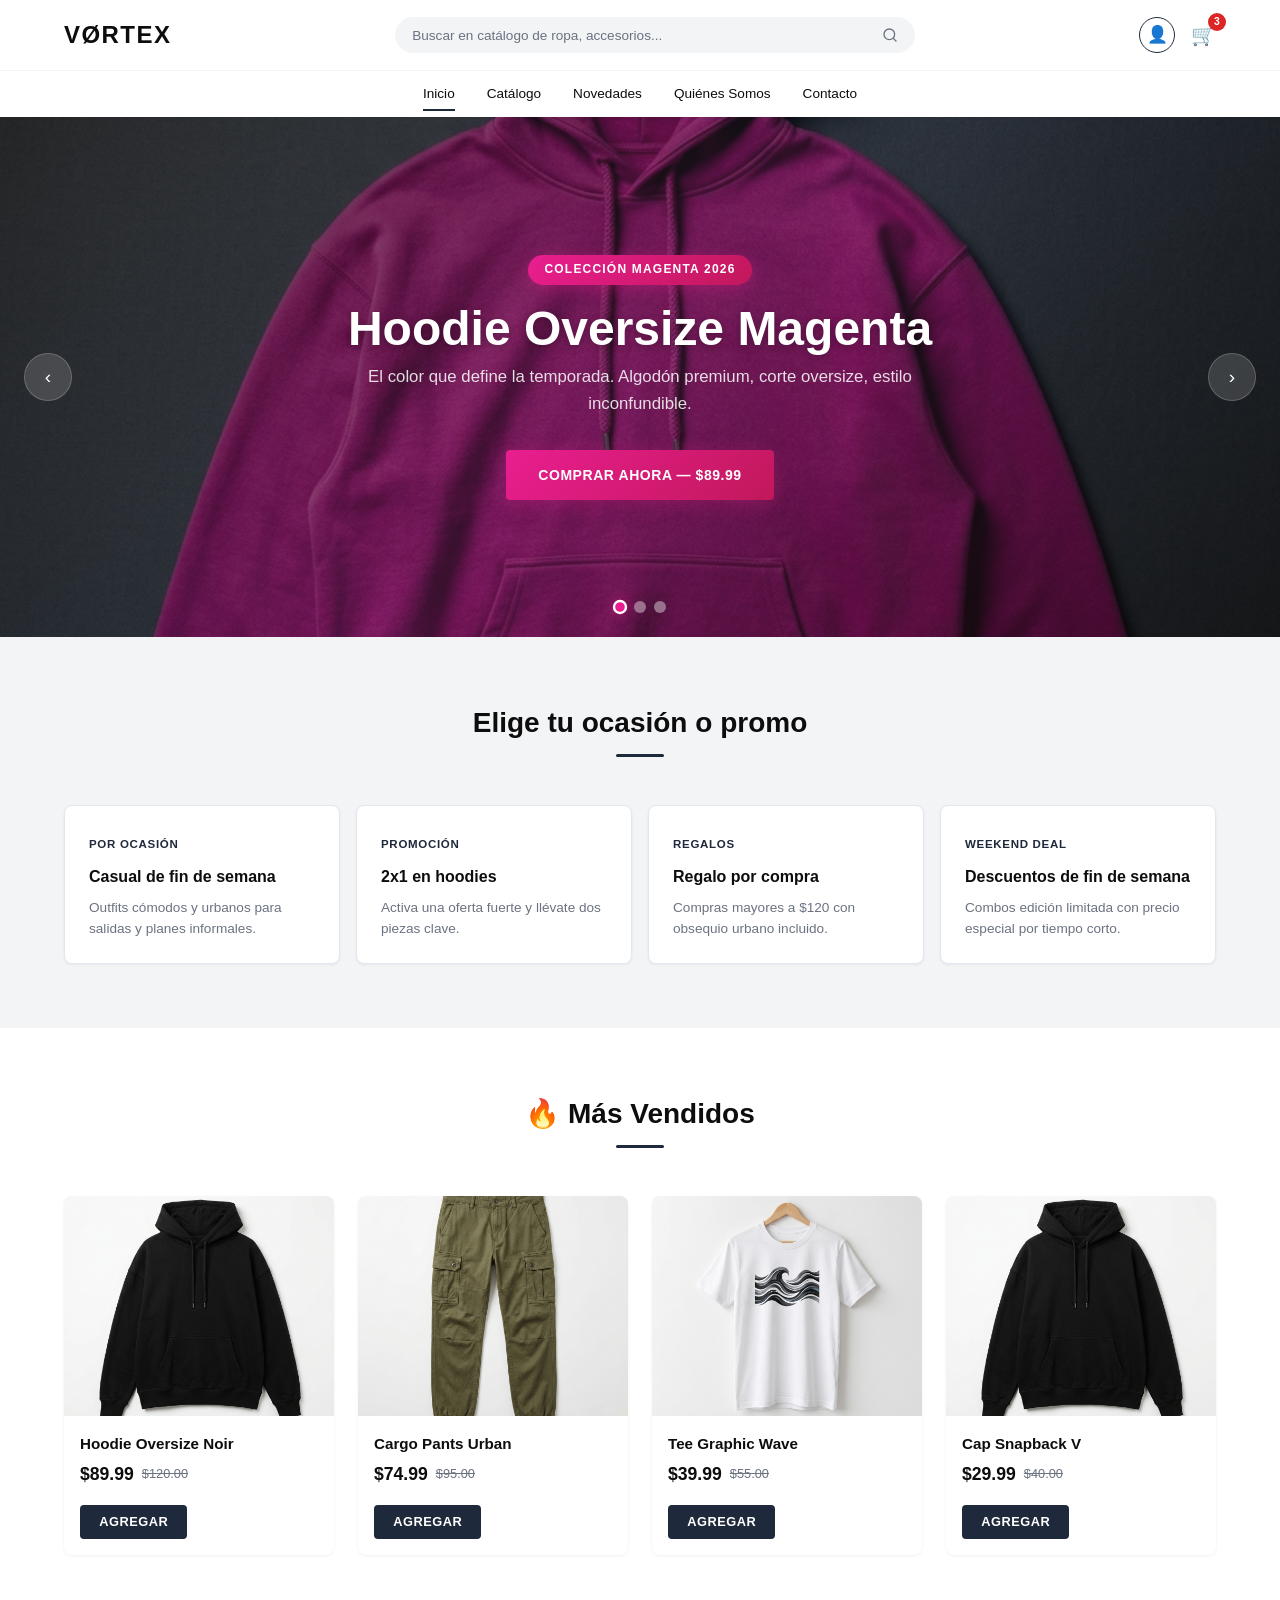
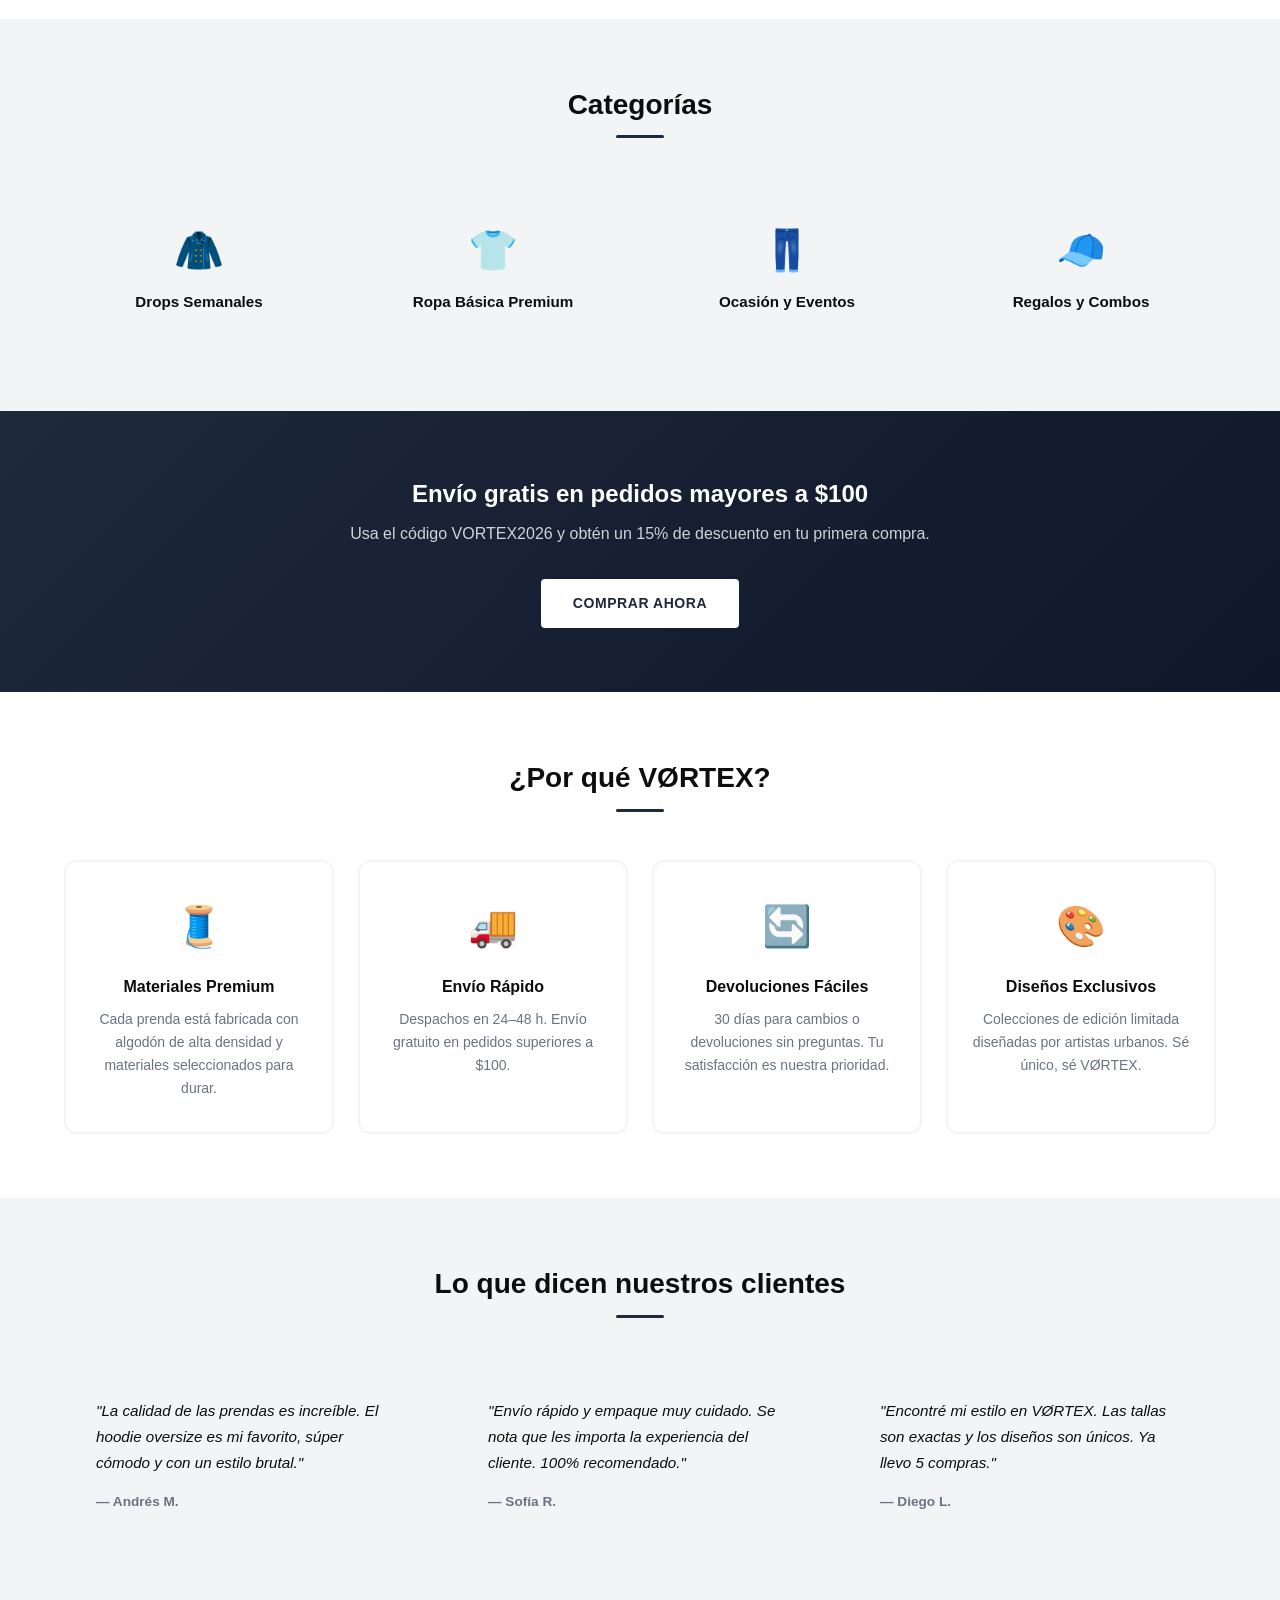
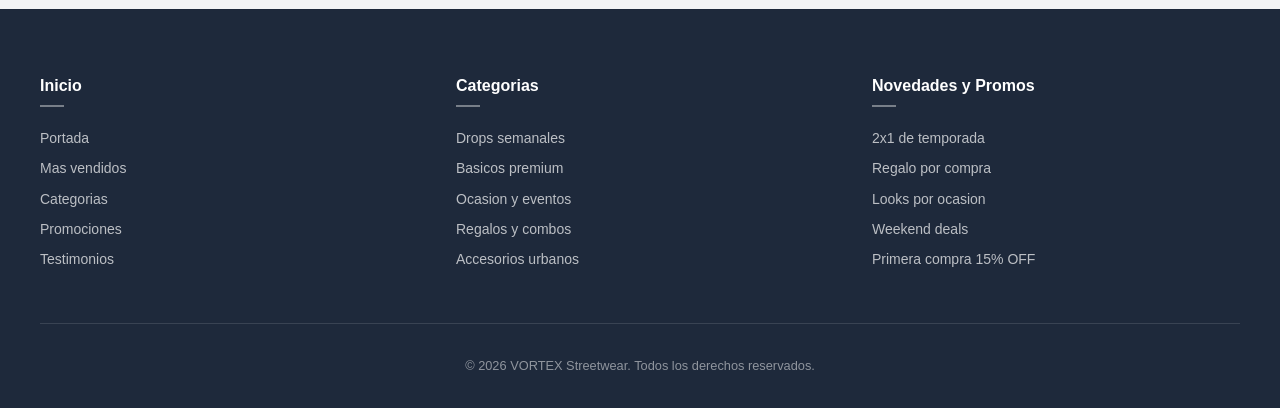
<file: index.html>
﻿<!DOCTYPE html>
<html lang="es">
<head>
  <meta charset="UTF-8">
  <meta name="viewport" content="width=device-width, initial-scale=1.0">
  <meta name="description" content="VØRTEX — Tienda de streetwear. Estilo urbano, calidad premium. Compra en línea con IVA incluido.">
  <title>VØRTEX — Streetwear | Inicio</title>
  <link rel="stylesheet" href="styles.css">
</head>
<body>

  <!-- NAVBAR (Unified) -->
  <nav class="navbar" role="navigation" aria-label="Menú principal">
    <div class="navbar__top">
      <a href="index.html" class="navbar__brand">VØRTEX</a>
      <div class="navbar__search-slot">
        <form class="navbar__search-form" role="search" onsubmit="event.preventDefault()">
          <input class="navbar__search-input" type="search" placeholder="Buscar en catálogo de ropa, accesorios..." aria-label="Buscar productos">
          <button class="navbar__search-btn" type="submit" aria-label="Buscar">
            <svg width="16" height="16" viewBox="0 0 24 24" fill="none" stroke="currentColor" stroke-width="2" stroke-linecap="round" stroke-linejoin="round" aria-hidden="true"><circle cx="11" cy="11" r="8"/><line x1="21" y1="21" x2="16.65" y2="16.65"/></svg>
          </button>
        </form>
      </div>
      <div class="navbar__actions">
        <a href="login.html" class="navbar__login-link" aria-label="Mi cuenta">👤</a>
        <a href="carrito.html" class="navbar__cart" aria-label="Ver carrito de compras">
          🛒
          <span class="navbar__cart-badge" id="cart-badge">3</span>
        </a>
        <button class="navbar__hamburger" aria-label="Abrir menú de navegación" aria-expanded="false" id="hamburger">
          <span></span><span></span><span></span>
        </button>
      </div>
    </div>
    <div class="navbar__bottom">
      <div class="navbar__links">
        <a href="index.html" aria-current="page">Inicio</a>
        <a href="catalogo.html">Catálogo</a>
        <a href="novedades.html">Novedades</a>
                <a href="quienes-somos.html">Quiénes Somos</a>
        <a href="contacto.html">Contacto</a>
      </div>
    </div>
    <div class="navbar__mobile" id="mobile-menu">
      <a href="index.html">Inicio</a>
      <a href="catalogo.html">Catálogo</a>
      <a href="novedades.html">Novedades</a>
            <a href="quienes-somos.html">Quiénes Somos</a>
      <a href="contacto.html">Contacto</a>
      <a href="login.html">Iniciar Sesión</a>
    </div>
  </nav>

  <main>
    <!-- A) HERO CAROUSEL -->
    <section class="hero-carousel" id="inicio" aria-label="Carrusel de productos destacados">
      <!-- Radio inputs for CSS-only control -->
      <input type="radio" name="carousel" id="carousel-1" checked>
      <input type="radio" name="carousel" id="carousel-2">
      <input type="radio" name="carousel" id="carousel-3">

      <!-- Slides -->
      <div class="hero-carousel__slides">
        <!-- Slide 1: Hoodie Magenta -->
        <div class="hero-carousel__slide">
          <img src="assets/images/carousel-1.png" alt="Hoodie magenta streetwear" class="hero-carousel__slide-img">
          <div class="hero-carousel__content">
            <span class="hero-carousel__badge">Colección Magenta 2026</span>
            <h2>Hoodie Oversize Magenta</h2>
            <p>El color que define la temporada. Algodón premium, corte oversize, estilo inconfundible.</p>
            <a href="catalogo.html" class="btn">Comprar ahora — $89.99</a>
          </div>
        </div>
        <!-- Slide 2: Cargo Pants Magenta -->
        <div class="hero-carousel__slide">
          <img src="assets/images/carousel-2.png" alt="Cargo pants magenta streetwear" class="hero-carousel__slide-img">
          <div class="hero-carousel__content">
            <span class="hero-carousel__badge">Nuevo Lanzamiento</span>
            <h2>Cargo Pants Magenta</h2>
            <p>Funcionalidad y estilo. Bolsillos cargo, tela resistente, color vibrante.</p>
            <a href="catalogo.html" class="btn">Ver Colección</a>
          </div>
        </div>
        <!-- Slide 3: Tee Magenta -->
        <div class="hero-carousel__slide">
          <img src="assets/images/carousel-3.png" alt="Camiseta magenta streetwear" class="hero-carousel__slide-img">
          <div class="hero-carousel__content">
            <span class="hero-carousel__badge">Edición Limitada</span>
            <h2>Tee Graphic Magenta</h2>
            <p>Diseño exclusivo en magenta. Define tu estilo urbano con VØRTEX.</p>
            <a href="catalogo.html" class="btn">Explorar</a>
          </div>
        </div>
      </div>

      <!-- Navigation Dots -->
      <div class="hero-carousel__dots">
        <label for="carousel-1" class="hero-carousel__dot" aria-label="Slide 1"></label>
        <label for="carousel-2" class="hero-carousel__dot" aria-label="Slide 2"></label>
        <label for="carousel-3" class="hero-carousel__dot" aria-label="Slide 3"></label>
      </div>

      <!-- Arrows -->
      <div class="hero-carousel__arrows">
        <label class="hero-carousel__arrow" id="arrow-prev" aria-label="Anterior">‹</label>
        <label class="hero-carousel__arrow" id="arrow-next" aria-label="Siguiente">›</label>
      </div>
    </section>

    <!-- SELECTOR RÁPIDO: OCASIÓN Y PROMOS -->
    <section class="section section--mist" id="selector-novedades">
      <div class="container">
        <h2 class="section__title">Elige tu ocasión o promo</h2>
        <div class="quick-picks">
          <a class="quick-pick" href="novedades.html?filtro=ocasion">
            <span class="quick-pick__label">Por ocasión</span>
            <h3>Casual de fin de semana</h3>
            <p>Outfits cómodos y urbanos para salidas y planes informales.</p>
          </a>
          <a class="quick-pick" href="novedades.html?filtro=2x1">
            <span class="quick-pick__label">Promoción</span>
            <h3>2x1 en hoodies</h3>
            <p>Activa una oferta fuerte y llévate dos piezas clave.</p>
          </a>
          <a class="quick-pick" href="novedades.html?filtro=regalo">
            <span class="quick-pick__label">Regalos</span>
            <h3>Regalo por compra</h3>
            <p>Compras mayores a $120 con obsequio urbano incluido.</p>
          </a>
          <a class="quick-pick" href="novedades.html?filtro=weekend">
            <span class="quick-pick__label">Weekend Deal</span>
            <h3>Descuentos de fin de semana</h3>
            <p>Combos edición limitada con precio especial por tiempo corto.</p>
          </a>
        </div>
      </div>
    </section>

    <!-- D) MÁS VENDIDOS -->
    <section class="section" id="mas-vendidos">
      <div class="container">
        <h2 class="section__title">🔥 Más Vendidos</h2>
        <div class="products-grid">
          <article class="product-card" data-id="PROD-001">
            <div class="product-card__img"><img src="assets/images/product-hoodie.png" alt="Hoodie Oversize Noir"></div>
            <div class="product-card__body">
              <h3 class="product-card__name">Hoodie Oversize Noir</h3>
              <div class="product-card__price">
                <span class="current">$89.99</span>
                <span class="old">$120.00</span>
              </div>
              <button class="btn btn-primary btn-sm" onclick="openModal('add-cart-modal')">Agregar</button>
            </div>
          </article>
          <article class="product-card" data-id="PROD-002">
            <div class="product-card__img"><img src="assets/images/product-cargo.png" alt="Cargo Pants Urban"></div>
            <div class="product-card__body">
              <h3 class="product-card__name">Cargo Pants Urban</h3>
              <div class="product-card__price">
                <span class="current">$74.99</span>
                <span class="old">$95.00</span>
              </div>
              <button class="btn btn-primary btn-sm" onclick="openModal('add-cart-modal')">Agregar</button>
            </div>
          </article>
          <article class="product-card" data-id="PROD-003">
            <div class="product-card__img"><img src="assets/images/product-tee.png" alt="Tee Graphic Wave"></div>
            <div class="product-card__body">
              <h3 class="product-card__name">Tee Graphic Wave</h3>
              <div class="product-card__price">
                <span class="current">$39.99</span>
                <span class="old">$55.00</span>
              </div>
              <button class="btn btn-primary btn-sm" onclick="openModal('add-cart-modal')">Agregar</button>
            </div>
          </article>
          <article class="product-card" data-id="PROD-004">
            <div class="product-card__img"><img src="assets/images/product-hoodie.png" alt="Cap Snapback V"></div>
            <div class="product-card__body">
              <h3 class="product-card__name">Cap Snapback V</h3>
              <div class="product-card__price">
                <span class="current">$29.99</span>
                <span class="old">$40.00</span>
              </div>
              <button class="btn btn-primary btn-sm" onclick="openModal('add-cart-modal')">Agregar</button>
            </div>
          </article>
        </div>
      </div>
    </section>

    <!-- B) CATEGORÍAS -->
    <section class="section section--mist" id="categorias">
      <div class="container">
        <h2 class="section__title">Categorías</h2>
        <div class="categories-grid">
          <a href="catalogo.html?cat=drops" class="category-card" aria-label="Ver categoría Drops semanales">
            <div class="category-card__icon">🧥</div>
            <div class="category-card__name">Drops Semanales</div>
          </a>
          <a href="catalogo.html?cat=basicos" class="category-card" aria-label="Ver categoría Ropa Básica Premium">
            <div class="category-card__icon">👕</div>
            <div class="category-card__name">Ropa Básica Premium</div>
          </a>
          <a href="catalogo.html?cat=ocasion" class="category-card" aria-label="Ver categoría Ocasión y Eventos">
            <div class="category-card__icon">👖</div>
            <div class="category-card__name">Ocasión y Eventos</div>
          </a>
          <a href="catalogo.html?cat=regalos" class="category-card" aria-label="Ver categoría Regalos y Combos">
            <div class="category-card__icon">🧢</div>
            <div class="category-card__name">Regalos y Combos</div>
          </a>
        </div>
      </div>
    </section>

    <!-- E) BANNER PROMO -->
    <section class="banner-promo" id="promos">
      <h2>Envío gratis en pedidos mayores a $100</h2>
      <p>Usa el código VORTEX2026 y obtén un 15% de descuento en tu primera compra.</p>
      <a href="catalogo.html" class="btn">Comprar ahora</a>
    </section>

    <!-- G) ¿POR QUÉ VØRTEX? -->
    <section class="section">
      <div class="container">
        <h2 class="section__title">¿Por qué VØRTEX?</h2>
        <div class="why-grid">
          <div class="why-card">
            <div class="why-card__icon">🧵</div>
            <h3 class="why-card__title">Materiales Premium</h3>
            <p class="why-card__desc">Cada prenda está fabricada con algodón de alta densidad y materiales seleccionados para durar.</p>
          </div>
          <div class="why-card">
            <div class="why-card__icon">🚚</div>
            <h3 class="why-card__title">Envío Rápido</h3>
            <p class="why-card__desc">Despachos en 24–48 h. Envío gratuito en pedidos superiores a $100.</p>
          </div>
          <div class="why-card">
            <div class="why-card__icon">🔄</div>
            <h3 class="why-card__title">Devoluciones Fáciles</h3>
            <p class="why-card__desc">30 días para cambios o devoluciones sin preguntas. Tu satisfacción es nuestra prioridad.</p>
          </div>
          <div class="why-card">
            <div class="why-card__icon">🎨</div>
            <h3 class="why-card__title">Diseños Exclusivos</h3>
            <p class="why-card__desc">Colecciones de edición limitada diseñadas por artistas urbanos. Sé único, sé VØRTEX.</p>
          </div>
        </div>
      </div>
    </section>

    <!-- F) TESTIMONIOS -->
    <section class="section section--mist" id="testimonios">
      <div class="container">
        <h2 class="section__title">Lo que dicen nuestros clientes</h2>
        <div class="testimonials-grid">
          <article class="testimonial-card">
            <p class="testimonial-card__text">"La calidad de las prendas es increíble. El hoodie oversize es mi favorito, súper cómodo y con un estilo brutal."</p>
            <p class="testimonial-card__author">— Andrés M.</p>
          </article>
          <article class="testimonial-card">
            <p class="testimonial-card__text">"Envío rápido y empaque muy cuidado. Se nota que les importa la experiencia del cliente. 100% recomendado."</p>
            <p class="testimonial-card__author">— Sofía R.</p>
          </article>
          <article class="testimonial-card">
            <p class="testimonial-card__text">"Encontré mi estilo en VØRTEX. Las tallas son exactas y los diseños son únicos. Ya llevo 5 compras."</p>
            <p class="testimonial-card__author">— Diego L.</p>
          </article>
        </div>
      </div>
    </section>
  </main>

  <!-- FOOTER (Unified) -->
      <footer class="footer" role="contentinfo">
    <div class="footer__grid">
      <div class="footer__col">
        <h3>Inicio</h3>
        <a href="index.html">Portada</a>
        <a href="index.html#mas-vendidos">Mas vendidos</a>
        <a href="index.html#categorias">Categorias</a>
        <a href="index.html#promos">Promociones</a>
        <a href="index.html#testimonios">Testimonios</a>
      </div>
      <div class="footer__col">
        <h3>Categorias</h3>
        <a href="catalogo.html?cat=drops">Drops semanales</a>
        <a href="catalogo.html?cat=basicos">Basicos premium</a>
        <a href="catalogo.html?cat=ocasion">Ocasion y eventos</a>
        <a href="catalogo.html?cat=regalos">Regalos y combos</a>
        <a href="catalogo.html?cat=accesorios">Accesorios urbanos</a>
      </div>
      <div class="footer__col">
        <h3>Novedades y Promos</h3>
        <a href="novedades.html#promos-2x1">2x1 de temporada</a>
        <a href="novedades.html#promo-regalo">Regalo por compra</a>
        <a href="novedades.html#looks-ocasion">Looks por ocasion</a>
        <a href="novedades.html#promo-fin-semana">Weekend deals</a>
        <a href="novedades.html#promo-primer-compra">Primera compra 15% OFF</a>
      </div>
    </div>
    <div class="footer__bottom">
      <p>&copy; 2026 VORTEX Streetwear. Todos los derechos reservados.</p>
    </div>
  </footer>

  <!-- MODAL: Agregar -->
  <div class="modal-overlay" id="add-cart-modal" role="dialog" aria-modal="true" aria-labelledby="modal-add-title">
    <div class="modal modal--product">
      <img src="assets/images/hero-secondary.png" alt="Imagen del producto" class="modal__product-img">
      <div class="modal__body">
        <h2 id="modal-add-title">Producto agregado</h2>
        <p>¿Deseas ir al carrito o seguir comprando?</p>
        <div class="modal__actions">
          <button class="btn btn-outline btn-sm" onclick="closeModal('add-cart-modal')">Seguir comprando</button>
          <a href="carrito.html" class="btn btn-primary btn-sm">Ir al carrito</a>
        </div>
      </div>
    </div>
  </div>

  <script>
    // Hamburger menu
    const hamburger = document.getElementById('hamburger');
    const mobileMenu = document.getElementById('mobile-menu');
    hamburger.addEventListener('click', function() {
      const expanded = mobileMenu.classList.toggle('active');
      hamburger.setAttribute('aria-expanded', expanded);
    });

    // Modal functions
    function openModal(id) {
      var overlay = document.getElementById(id);
      overlay.classList.add('active');
      var firstBtn = overlay.querySelector('button, a');
      if (firstBtn) firstBtn.focus();
      overlay.addEventListener('keydown', trapFocus);
    }
    function closeModal(id) {
      var overlay = document.getElementById(id);
      overlay.classList.remove('active');
      overlay.removeEventListener('keydown', trapFocus);
    }
    function trapFocus(e) {
      if (e.key === 'Escape') {
        var modal = e.currentTarget;
        modal.classList.remove('active');
        modal.removeEventListener('keydown', trapFocus);
        return;
      }
      if (e.key !== 'Tab') return;
      var modal = e.currentTarget.querySelector('.modal');
      var focusable = modal.querySelectorAll('button, a, input, [tabindex]:not([tabindex="-1"])');
      var first = focusable[0], last = focusable[focusable.length - 1];
      if (e.shiftKey && document.activeElement === first) { e.preventDefault(); last.focus(); }
      else if (!e.shiftKey && document.activeElement === last) { e.preventDefault(); first.focus(); }
    }
    // Close modal on overlay click
    document.querySelectorAll('.modal-overlay').forEach(function(overlay) {
      overlay.addEventListener('click', function(e) {
        if (e.target === overlay) closeModal(overlay.id);
      });
    });

    // Carousel navigation
    var totalSlides = 3;
    var currentSlide = 1;
    function goToSlide(n) {
      currentSlide = n;
      document.getElementById('carousel-' + n).checked = true;
    }
    document.getElementById('arrow-next').addEventListener('click', function() {
      currentSlide = (currentSlide % totalSlides) + 1;
      goToSlide(currentSlide);
    });
    document.getElementById('arrow-prev').addEventListener('click', function() {
      currentSlide = currentSlide <= 1 ? totalSlides : currentSlide - 1;
      goToSlide(currentSlide);
    });
    // Auto-rotate every 5 seconds
    setInterval(function() {
      currentSlide = (currentSlide % totalSlides) + 1;
      goToSlide(currentSlide);
    }, 5000);
  </script>
</body>
</html>
</file>
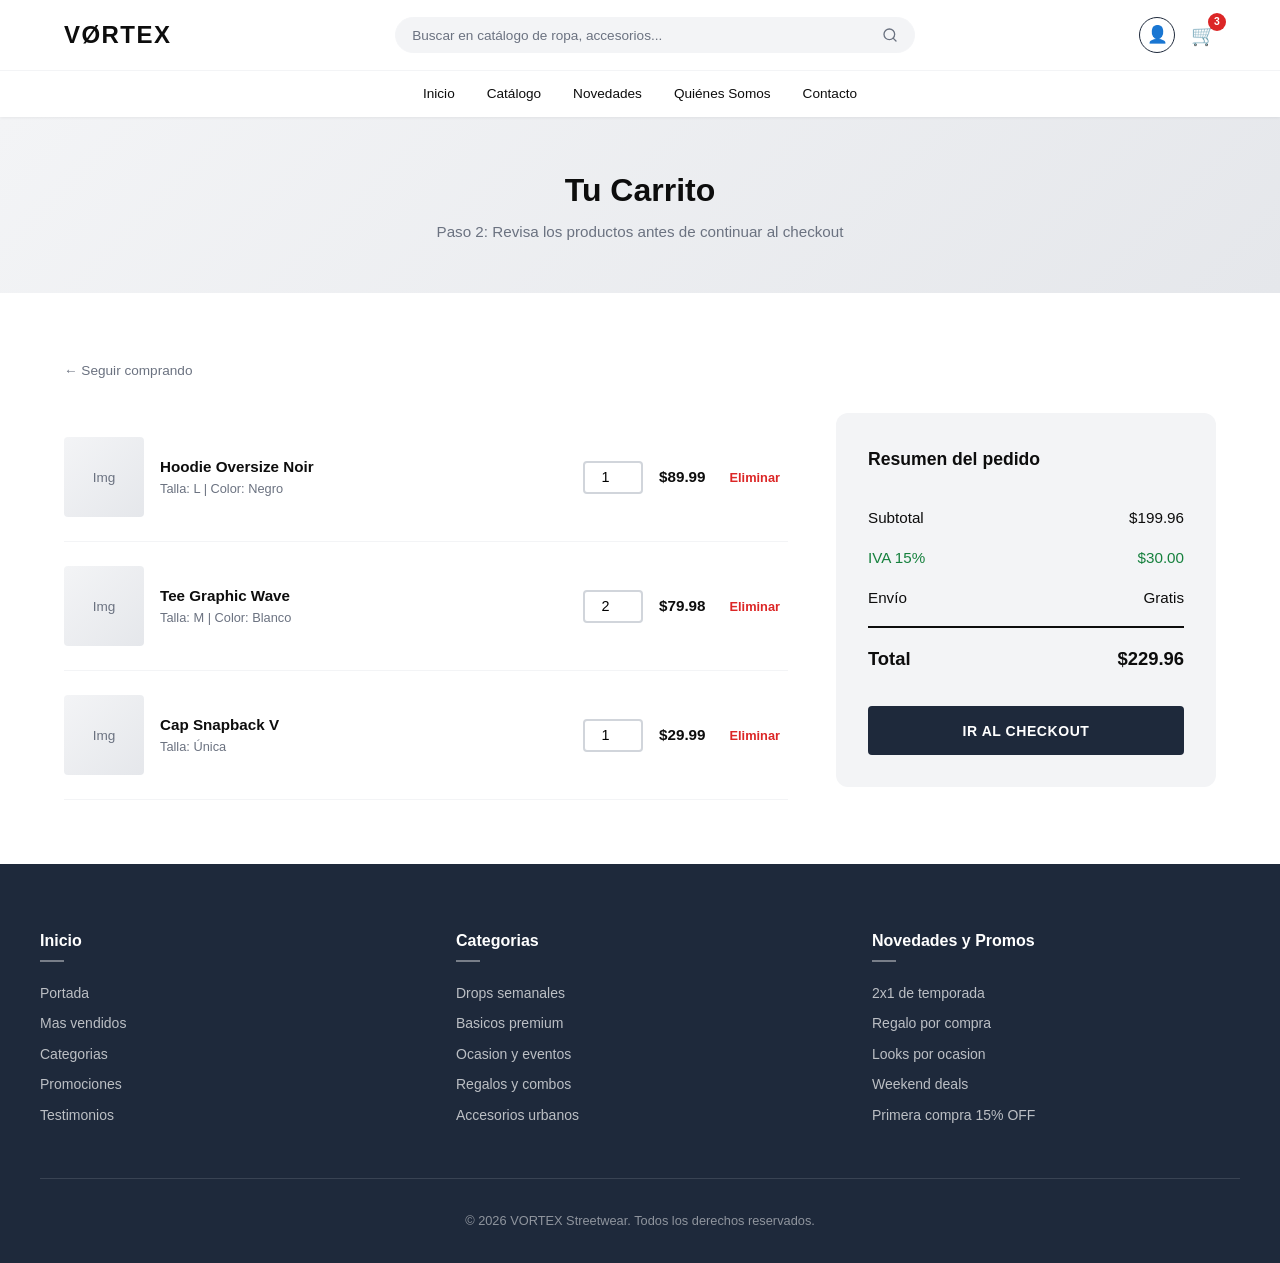
<file: carrito.html>
﻿<!DOCTYPE html>
<html lang="es">
<head>
  <meta charset="UTF-8">
  <meta name="viewport" content="width=device-width, initial-scale=1.0">
  <meta name="description" content="VØRTEX — Tu carrito de compras. Paso 2: Revisa tu pedido con IVA 15%.">
  <title>VØRTEX — Carrito</title>
  <link rel="stylesheet" href="styles.css">
</head>
<body>

  <!-- NAVBAR (Unified) -->
  <nav class="navbar" role="navigation" aria-label="Menú principal">
    <div class="navbar__top">
      <a href="index.html" class="navbar__brand">VØRTEX</a>
      <div class="navbar__search-slot">
        <form class="navbar__search-form" role="search" onsubmit="event.preventDefault()">
          <input class="navbar__search-input" type="search" placeholder="Buscar en catálogo de ropa, accesorios..." aria-label="Buscar productos">
          <button class="navbar__search-btn" type="submit" aria-label="Buscar">
            <svg width="16" height="16" viewBox="0 0 24 24" fill="none" stroke="currentColor" stroke-width="2" stroke-linecap="round" stroke-linejoin="round" aria-hidden="true"><circle cx="11" cy="11" r="8"/><line x1="21" y1="21" x2="16.65" y2="16.65"/></svg>
          </button>
        </form>
      </div>
      <div class="navbar__actions">
        <a href="login.html" class="navbar__login-link" aria-label="Mi cuenta">👤</a>
        <a href="carrito.html" class="navbar__cart" aria-label="Ver carrito de compras">🛒<span class="navbar__cart-badge" id="cart-badge">3</span></a>
        <button class="navbar__hamburger" aria-label="Abrir menú de navegación" aria-expanded="false" id="hamburger"><span></span><span></span><span></span></button>
      </div>
    </div>
    <div class="navbar__bottom">
      <div class="navbar__links">
        <a href="index.html">Inicio</a>
        <a href="catalogo.html">Catálogo</a>
        <a href="novedades.html">Novedades</a>
                <a href="quienes-somos.html">Quiénes Somos</a>
        <a href="contacto.html">Contacto</a>
      </div>
    </div>
    <div class="navbar__mobile" id="mobile-menu">
      <a href="index.html">Inicio</a>
      <a href="catalogo.html">Catálogo</a>
      <a href="novedades.html">Novedades</a>
            <a href="quienes-somos.html">Quiénes Somos</a>
      <a href="contacto.html">Contacto</a>
      <a href="login.html">Iniciar Sesión</a>
    </div>
  </nav>

  <main>
    <section class="page-header">
      <div class="container">
        <h1>Tu Carrito</h1>
        <p>Paso 2: Revisa los productos antes de continuar al checkout</p>
      </div>
    </section>

    <section class="section">
      <div class="container">
        <a href="catalogo.html" class="back-link">← Seguir comprando</a>

        <div class="cart-layout" id="cart-content">
          <!-- Cart Items -->
          <div>
            <div class="cart-item" id="cart-item-1" data-id_producto="PROD-001" data-precio_unitario="89.99" data-cantidad="1">
              <div class="img-placeholder" role="img" aria-label="Imagen de Hoodie Oversize Noir">Img</div>
              <div class="cart-item__info">
                <h3 id="nombre_producto_cart_1">Hoodie Oversize Noir</h3>
                <p>Talla: L | Color: Negro</p>
              </div>
              <label class="sr-only" for="qty-1">Cantidad de Hoodie Oversize Noir</label>
              <input type="number" id="qty-1" name="cantidad" class="cart-item__qty" value="1" min="1" max="10" aria-label="Cantidad">
              <span class="cart-item__price" id="precio_unitario_1">$89.99</span>
              <button class="cart-item__remove" onclick="openModal('remove-modal')" aria-label="Eliminar Hoodie Oversize Noir del carrito">Eliminar</button>
            </div>
            <div class="cart-item" id="cart-item-2" data-id_producto="PROD-003" data-precio_unitario="39.99" data-cantidad="2">
              <div class="img-placeholder" role="img" aria-label="Imagen de Tee Graphic Wave">Img</div>
              <div class="cart-item__info">
                <h3 id="nombre_producto_cart_2">Tee Graphic Wave</h3>
                <p>Talla: M | Color: Blanco</p>
              </div>
              <label class="sr-only" for="qty-2">Cantidad de Tee Graphic Wave</label>
              <input type="number" id="qty-2" name="cantidad" class="cart-item__qty" value="2" min="1" max="10" aria-label="Cantidad">
              <span class="cart-item__price" id="precio_unitario_2">$79.98</span>
              <button class="cart-item__remove" onclick="openModal('remove-modal')" aria-label="Eliminar Tee Graphic Wave del carrito">Eliminar</button>
            </div>
            <div class="cart-item" id="cart-item-3" data-id_producto="PROD-004" data-precio_unitario="29.99" data-cantidad="1">
              <div class="img-placeholder" role="img" aria-label="Imagen de Cap Snapback V">Img</div>
              <div class="cart-item__info">
                <h3 id="nombre_producto_cart_3">Cap Snapback V</h3>
                <p>Talla: Única</p>
              </div>
              <label class="sr-only" for="qty-3">Cantidad de Cap Snapback V</label>
              <input type="number" id="qty-3" name="cantidad" class="cart-item__qty" value="1" min="1" max="10" aria-label="Cantidad">
              <span class="cart-item__price" id="precio_unitario_3">$29.99</span>
              <button class="cart-item__remove" onclick="openModal('remove-modal')" aria-label="Eliminar Cap Snapback V del carrito">Eliminar</button>
            </div>
          </div>

          <!-- Summary with IVA 15% Ecuador -->
          <div class="cart-summary">
            <h3>Resumen del pedido</h3>
            <div class="cart-summary__row">
              <span>Subtotal</span>
              <span id="subtotal">$199.96</span>
            </div>
            <div class="cart-summary__row cart-summary__row--iva" data-id_iva="IVA-001">
              <span>IVA 15%</span>
              <span id="iva_monto">$30.00</span>
            </div>
            <div class="cart-summary__row">
              <span>Envío</span>
              <span>Gratis</span>
            </div>
            <div class="cart-summary__row cart-summary__row--total">
              <span>Total</span>
              <span id="total">$229.96</span>
            </div>
            <a href="checkout.html" class="btn btn-primary" style="width:100%;margin-top:1.5rem">Ir al Checkout</a>
          </div>
        </div>
      </div>
    </section>
  </main>

  <!-- FOOTER (Unified) -->
      <footer class="footer" role="contentinfo">
    <div class="footer__grid">
      <div class="footer__col">
        <h3>Inicio</h3>
        <a href="index.html">Portada</a>
        <a href="index.html#mas-vendidos">Mas vendidos</a>
        <a href="index.html#categorias">Categorias</a>
        <a href="index.html#promos">Promociones</a>
        <a href="index.html#testimonios">Testimonios</a>
      </div>
      <div class="footer__col">
        <h3>Categorias</h3>
        <a href="catalogo.html?cat=drops">Drops semanales</a>
        <a href="catalogo.html?cat=basicos">Basicos premium</a>
        <a href="catalogo.html?cat=ocasion">Ocasion y eventos</a>
        <a href="catalogo.html?cat=regalos">Regalos y combos</a>
        <a href="catalogo.html?cat=accesorios">Accesorios urbanos</a>
      </div>
      <div class="footer__col">
        <h3>Novedades y Promos</h3>
        <a href="novedades.html#promos-2x1">2x1 de temporada</a>
        <a href="novedades.html#promo-regalo">Regalo por compra</a>
        <a href="novedades.html#looks-ocasion">Looks por ocasion</a>
        <a href="novedades.html#promo-fin-semana">Weekend deals</a>
        <a href="novedades.html#promo-primer-compra">Primera compra 15% OFF</a>
      </div>
    </div>
    <div class="footer__bottom">
      <p>&copy; 2026 VORTEX Streetwear. Todos los derechos reservados.</p>
    </div>
  </footer>

  <!-- MODAL: Eliminar producto -->
  <div class="modal-overlay" id="remove-modal" role="dialog" aria-modal="true" aria-labelledby="modal-remove-title">
    <div class="modal">
      <h2 id="modal-remove-title">Eliminar producto</h2>
      <p>¿Eliminar este producto del carrito?</p>
      <div class="modal__actions">
        <button class="btn btn-outline btn-sm" onclick="closeModal('remove-modal')">Cancelar</button>
        <button class="btn btn-primary btn-sm" onclick="closeModal('remove-modal')">Confirmar</button>
      </div>
    </div>
  </div>

  <script>
    var hamburger = document.getElementById('hamburger');
    var mobileMenu = document.getElementById('mobile-menu');
    hamburger.addEventListener('click', function() {
      var expanded = mobileMenu.classList.toggle('active');
      hamburger.setAttribute('aria-expanded', expanded);
    });
    function openModal(id) {
      var overlay = document.getElementById(id);
      overlay.classList.add('active');
      var firstBtn = overlay.querySelector('button, a');
      if (firstBtn) firstBtn.focus();
      overlay.addEventListener('keydown', trapFocus);
    }
    function closeModal(id) {
      var overlay = document.getElementById(id);
      overlay.classList.remove('active');
      overlay.removeEventListener('keydown', trapFocus);
    }
    function trapFocus(e) {
      if (e.key === 'Escape') { e.currentTarget.classList.remove('active'); e.currentTarget.removeEventListener('keydown', trapFocus); return; }
      if (e.key !== 'Tab') return;
      var focusable = e.currentTarget.querySelector('.modal').querySelectorAll('button, a, input, [tabindex]:not([tabindex="-1"])');
      var first = focusable[0], last = focusable[focusable.length - 1];
      if (e.shiftKey && document.activeElement === first) { e.preventDefault(); last.focus(); }
      else if (!e.shiftKey && document.activeElement === last) { e.preventDefault(); first.focus(); }
    }
    document.querySelectorAll('.modal-overlay').forEach(function(o) {
      o.addEventListener('click', function(e) { if (e.target === o) closeModal(o.id); });
    });
  </script>
</body>
</html>
</file>
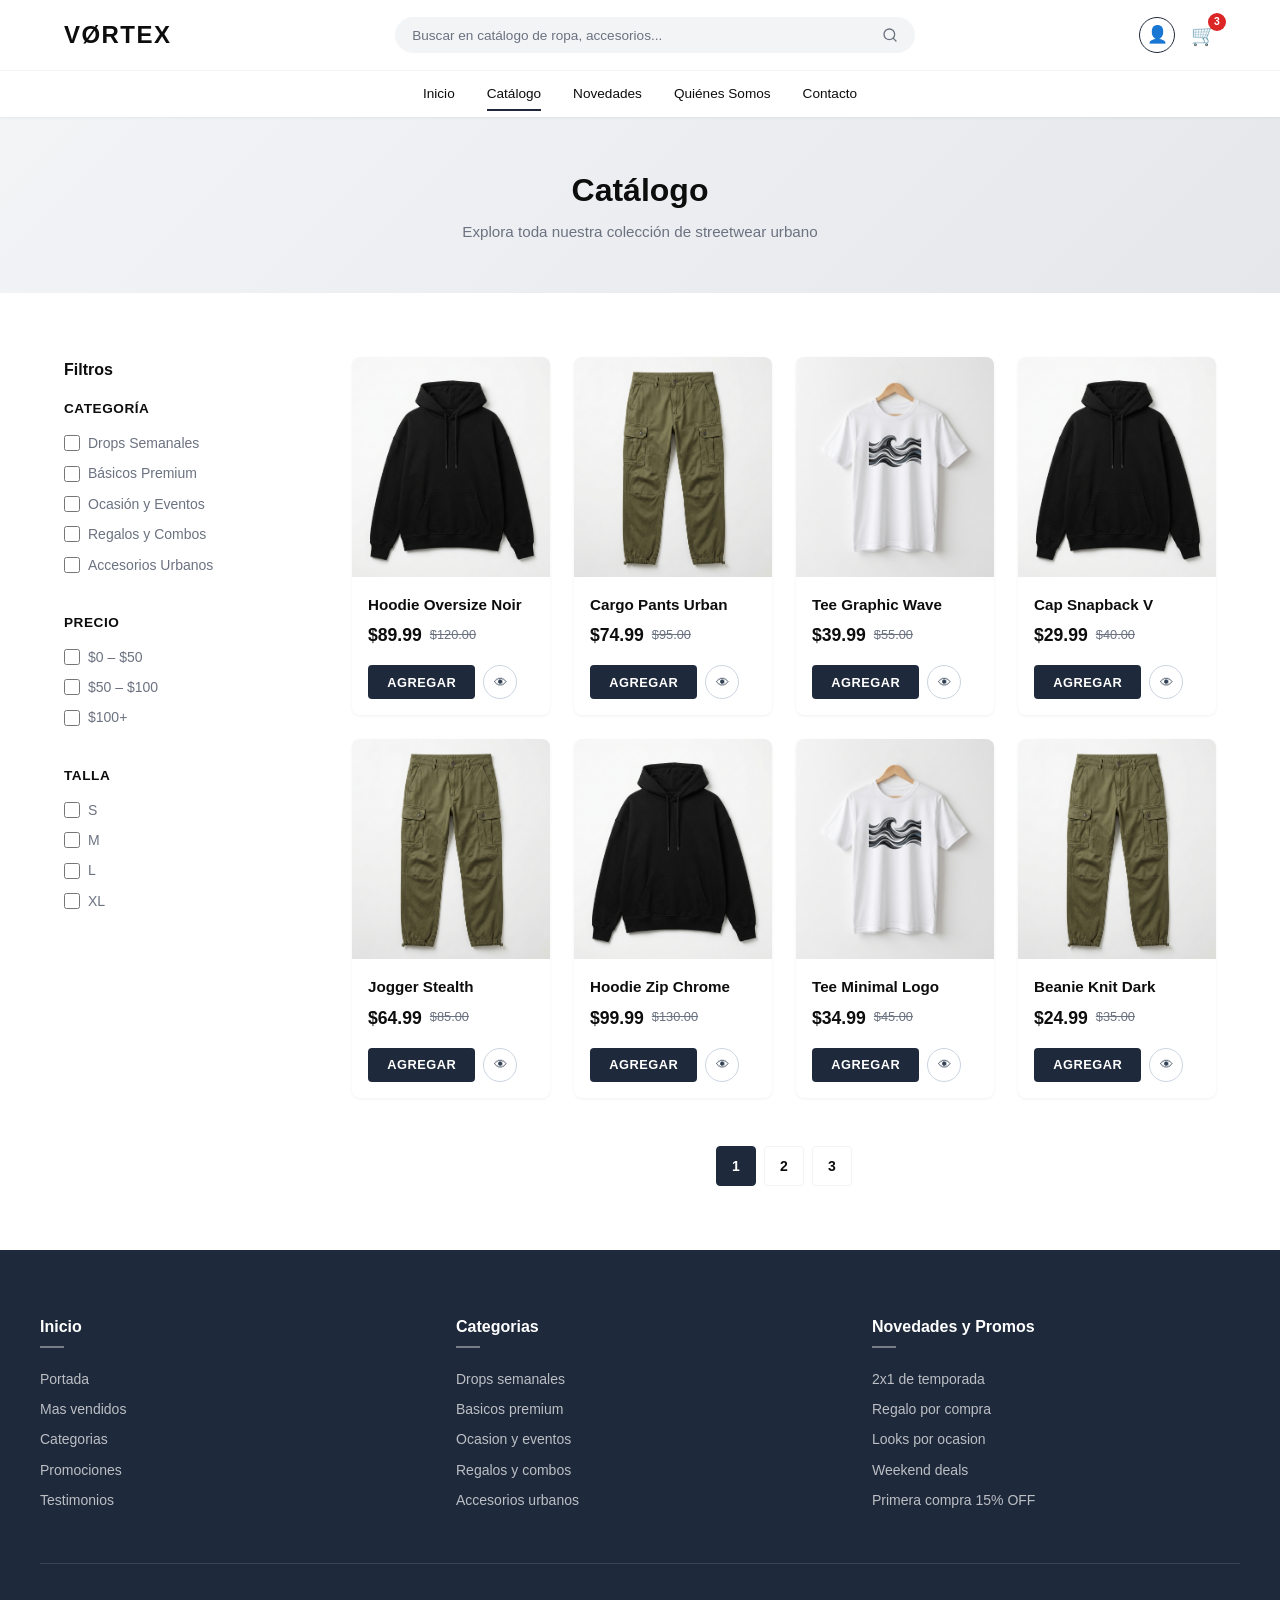
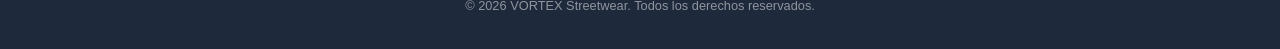
<file: catalogo.html>
﻿<!DOCTYPE html>
<html lang="es">
<head>
  <meta charset="UTF-8">
  <meta name="viewport" content="width=device-width, initial-scale=1.0">
  <meta name="description" content="VØRTEX — Catálogo completo de streetwear urbano.">
  <title>VØRTEX — Catálogo</title>
  <link rel="stylesheet" href="styles.css">
</head>
<body>

  <!-- NAVBAR (Unified) -->
  <nav class="navbar" role="navigation" aria-label="Menú principal">
    <div class="navbar__top">
      <a href="index.html" class="navbar__brand">VØRTEX</a>
      <div class="navbar__search-slot">
        <form class="navbar__search-form" role="search" onsubmit="event.preventDefault()">
          <input class="navbar__search-input" type="search" placeholder="Buscar en catálogo de ropa, accesorios..." aria-label="Buscar productos">
          <button class="navbar__search-btn" type="submit" aria-label="Buscar">
            <svg width="16" height="16" viewBox="0 0 24 24" fill="none" stroke="currentColor" stroke-width="2" stroke-linecap="round" stroke-linejoin="round" aria-hidden="true"><circle cx="11" cy="11" r="8"/><line x1="21" y1="21" x2="16.65" y2="16.65"/></svg>
          </button>
        </form>
      </div>
      <div class="navbar__actions">
        <a href="login.html" class="navbar__login-link" aria-label="Mi cuenta">👤</a>
        <a href="carrito.html" class="navbar__cart" aria-label="Ver carrito de compras">🛒<span class="navbar__cart-badge" id="cart-badge">3</span></a>
        <button class="navbar__hamburger" aria-label="Abrir menú de navegación" aria-expanded="false" id="hamburger"><span></span><span></span><span></span></button>
      </div>
    </div>
    <div class="navbar__bottom">
      <div class="navbar__links">
        <a href="index.html">Inicio</a>
        <a href="catalogo.html" aria-current="page">Catálogo</a>
        <a href="novedades.html">Novedades</a>
                <a href="quienes-somos.html">Quiénes Somos</a>
        <a href="contacto.html">Contacto</a>
      </div>
    </div>
    <div class="navbar__mobile" id="mobile-menu">
      <a href="index.html">Inicio</a>
      <a href="catalogo.html">Catálogo</a>
      <a href="novedades.html">Novedades</a>
            <a href="quienes-somos.html">Quiénes Somos</a>
      <a href="contacto.html">Contacto</a>
      <a href="login.html">Iniciar Sesión</a>
    </div>
  </nav>

  <main>
    <!-- Page Header -->
    <section class="page-header">
      <div class="container">
        <h1>Catálogo</h1>
        <p>Explora toda nuestra colección de streetwear urbano</p>
      </div>
    </section>

    <section class="section">
      <div class="container">
        <div class="catalog-layout">
          <!-- Filters -->
          <aside class="filters" aria-label="Filtros de productos">
            <h3>Filtros</h3>
            <div class="filter-group">
              <h4>Categoría</h4>
              <label><input type="checkbox" name="id_categoria" value="1"> Drops Semanales</label>
              <label><input type="checkbox" name="id_categoria" value="2"> Básicos Premium</label>
              <label><input type="checkbox" name="id_categoria" value="3"> Ocasión y Eventos</label>
              <label><input type="checkbox" name="id_categoria" value="4"> Regalos y Combos</label>
              <label><input type="checkbox" name="id_categoria" value="5"> Accesorios Urbanos</label>
            </div>
            <div class="filter-group">
              <h4>Precio</h4>
              <label><input type="checkbox" name="precio_rango" value="0-50"> $0 – $50</label>
              <label><input type="checkbox" name="precio_rango" value="50-100"> $50 – $100</label>
              <label><input type="checkbox" name="precio_rango" value="100+"> $100+</label>
            </div>
            <div class="filter-group">
              <h4>Talla</h4>
              <label><input type="checkbox" name="talla" value="s"> S</label>
              <label><input type="checkbox" name="talla" value="m"> M</label>
              <label><input type="checkbox" name="talla" value="l"> L</label>
              <label><input type="checkbox" name="talla" value="xl"> XL</label>
            </div>
          </aside>

          <!-- Products Grid -->
          <div>
            <div class="products-grid">
              <article class="product-card" data-id="PROD-001" data-nombre="Hoodie Oversize Noir" data-precio="89.99" data-id_categoria="1">
                <div class="product-card__img"><img src="assets/images/product-hoodie.png" alt="Hoodie Oversize Noir"></div>
                <div class="product-card__body">
                  <h3 class="product-card__name" id="nombre_producto_1">Hoodie Oversize Noir</h3>
                  <div class="product-card__price"><span class="current">$89.99</span><span class="old">$120.00</span></div>
                  <div class="product-card__actions">
                    <button class="btn btn-primary btn-sm" onclick="openModal('add-cart-modal')">Agregar</button>
                    <button class="btn-icon" aria-label="Ver detalle del producto" onclick="openProductDetail('PROD-001')">👁</button>
                  </div>
                </div>
              </article>
              <article class="product-card" data-id="PROD-002" data-nombre="Cargo Pants Urban" data-precio="74.99" data-id_categoria="3">
                <div class="product-card__img"><img src="assets/images/product-cargo.png" alt="Cargo Pants Urban"></div>
                <div class="product-card__body">
                  <h3 class="product-card__name" id="nombre_producto_2">Cargo Pants Urban</h3>
                  <div class="product-card__price"><span class="current">$74.99</span><span class="old">$95.00</span></div>
                  <div class="product-card__actions">
                    <button class="btn btn-primary btn-sm" onclick="openModal('add-cart-modal')">Agregar</button>
                    <button class="btn-icon" aria-label="Ver detalle del producto" onclick="openProductDetail('PROD-002')">👁</button>
                  </div>
                </div>
              </article>
              <article class="product-card" data-id="PROD-003" data-nombre="Tee Graphic Wave" data-precio="39.99" data-id_categoria="2">
                <div class="product-card__img"><img src="assets/images/product-tee.png" alt="Tee Graphic Wave"></div>
                <div class="product-card__body">
                  <h3 class="product-card__name" id="nombre_producto_3">Tee Graphic Wave</h3>
                  <div class="product-card__price"><span class="current">$39.99</span><span class="old">$55.00</span></div>
                  <div class="product-card__actions">
                    <button class="btn btn-primary btn-sm" onclick="openModal('add-cart-modal')">Agregar</button>
                    <button class="btn-icon" aria-label="Ver detalle del producto" onclick="openProductDetail('PROD-003')">👁</button>
                  </div>
                </div>
              </article>
              <article class="product-card" data-id="PROD-004" data-nombre="Cap Snapback V" data-precio="29.99" data-id_categoria="4">
                <div class="product-card__img"><img src="assets/images/product-hoodie.png" alt="Cap Snapback V"></div>
                <div class="product-card__body">
                  <h3 class="product-card__name" id="nombre_producto_4">Cap Snapback V</h3>
                  <div class="product-card__price"><span class="current">$29.99</span><span class="old">$40.00</span></div>
                  <div class="product-card__actions">
                    <button class="btn btn-primary btn-sm" onclick="openModal('add-cart-modal')">Agregar</button>
                    <button class="btn-icon" aria-label="Ver detalle del producto" onclick="openProductDetail('PROD-004')">👁</button>
                  </div>
                </div>
              </article>
              <article class="product-card" data-id="PROD-005" data-nombre="Jogger Stealth" data-precio="64.99" data-id_categoria="3">
                <div class="product-card__img"><img src="assets/images/product-cargo.png" alt="Jogger Stealth"></div>
                <div class="product-card__body">
                  <h3 class="product-card__name" id="nombre_producto_5">Jogger Stealth</h3>
                  <div class="product-card__price"><span class="current">$64.99</span><span class="old">$85.00</span></div>
                  <div class="product-card__actions">
                    <button class="btn btn-primary btn-sm" onclick="openModal('add-cart-modal')">Agregar</button>
                    <button class="btn-icon" aria-label="Ver detalle del producto" onclick="openProductDetail('PROD-005')">👁</button>
                  </div>
                </div>
              </article>
              <article class="product-card" data-id="PROD-006" data-nombre="Hoodie Zip Chrome" data-precio="99.99" data-id_categoria="1">
                <div class="product-card__img"><img src="assets/images/product-hoodie.png" alt="Hoodie Zip Chrome"></div>
                <div class="product-card__body">
                  <h3 class="product-card__name" id="nombre_producto_6">Hoodie Zip Chrome</h3>
                  <div class="product-card__price"><span class="current">$99.99</span><span class="old">$130.00</span></div>
                  <div class="product-card__actions">
                    <button class="btn btn-primary btn-sm" onclick="openModal('add-cart-modal')">Agregar</button>
                    <button class="btn-icon" aria-label="Ver detalle del producto" onclick="openProductDetail('PROD-006')">👁</button>
                  </div>
                </div>
              </article>
              <article class="product-card" data-id="PROD-007" data-nombre="Tee Minimal Logo" data-precio="34.99" data-id_categoria="2">
                <div class="product-card__img"><img src="assets/images/product-tee.png" alt="Tee Minimal Logo"></div>
                <div class="product-card__body">
                  <h3 class="product-card__name" id="nombre_producto_7">Tee Minimal Logo</h3>
                  <div class="product-card__price"><span class="current">$34.99</span><span class="old">$45.00</span></div>
                  <div class="product-card__actions">
                    <button class="btn btn-primary btn-sm" onclick="openModal('add-cart-modal')">Agregar</button>
                    <button class="btn-icon" aria-label="Ver detalle del producto" onclick="openProductDetail('PROD-007')">👁</button>
                  </div>
                </div>
              </article>
              <article class="product-card" data-id="PROD-008" data-nombre="Beanie Knit Dark" data-precio="24.99" data-id_categoria="4">
                <div class="product-card__img"><img src="assets/images/product-cargo.png" alt="Beanie Knit Dark"></div>
                <div class="product-card__body">
                  <h3 class="product-card__name" id="nombre_producto_8">Beanie Knit Dark</h3>
                  <div class="product-card__price"><span class="current">$24.99</span><span class="old">$35.00</span></div>
                  <div class="product-card__actions">
                    <button class="btn btn-primary btn-sm" onclick="openModal('add-cart-modal')">Agregar</button>
                    <button class="btn-icon" aria-label="Ver detalle del producto" onclick="openProductDetail('PROD-008')">👁</button>
                  </div>
                </div>
              </article>
            </div>

            <!-- Pagination -->
            <nav class="pagination" aria-label="Paginación de productos">
              <span aria-current="page" aria-label="Página 1">1</span>
              <a href="#" aria-label="Ir a página 2">2</a>
              <a href="#" aria-label="Ir a página 3">3</a>
            </nav>
          </div>
        </div>
      </div>
    </section>
  </main>

  <!-- FOOTER (Unified) -->
      <footer class="footer" role="contentinfo">
    <div class="footer__grid">
      <div class="footer__col">
        <h3>Inicio</h3>
        <a href="index.html">Portada</a>
        <a href="index.html#mas-vendidos">Mas vendidos</a>
        <a href="index.html#categorias">Categorias</a>
        <a href="index.html#promos">Promociones</a>
        <a href="index.html#testimonios">Testimonios</a>
      </div>
      <div class="footer__col">
        <h3>Categorias</h3>
        <a href="catalogo.html?cat=drops">Drops semanales</a>
        <a href="catalogo.html?cat=basicos">Basicos premium</a>
        <a href="catalogo.html?cat=ocasion">Ocasion y eventos</a>
        <a href="catalogo.html?cat=regalos">Regalos y combos</a>
        <a href="catalogo.html?cat=accesorios">Accesorios urbanos</a>
      </div>
      <div class="footer__col">
        <h3>Novedades y Promos</h3>
        <a href="novedades.html#promos-2x1">2x1 de temporada</a>
        <a href="novedades.html#promo-regalo">Regalo por compra</a>
        <a href="novedades.html#looks-ocasion">Looks por ocasion</a>
        <a href="novedades.html#promo-fin-semana">Weekend deals</a>
        <a href="novedades.html#promo-primer-compra">Primera compra 15% OFF</a>
      </div>
    </div>
    <div class="footer__bottom">
      <p>&copy; 2026 VORTEX Streetwear. Todos los derechos reservados.</p>
    </div>
  </footer>

  <!-- MODAL: Agregar -->
  <div class="modal-overlay" id="add-cart-modal" role="dialog" aria-modal="true" aria-labelledby="modal-add-title">
    <div class="modal">
      <h2 id="modal-add-title">Producto agregado</h2>
      <p>¿Deseas ir al carrito o seguir comprando?</p>
      <div class="modal__actions">
        <button class="btn btn-outline btn-sm" onclick="closeModal('add-cart-modal')">Seguir comprando</button>
        <a href="carrito.html" class="btn btn-primary btn-sm">Ir al carrito</a>
      </div>
    </div>
  </div>

  <div class="modal-overlay" id="product-detail-modal" role="dialog" aria-modal="true" aria-labelledby="product-detail-title">
    <div class="modal modal--product-detail">
      <div class="product-detail">
        <div class="product-detail__media">
          <img id="detail-image" src="assets/images/product-hoodie.png" alt="Detalle del producto">
        </div>
        <div class="product-detail__info">
          <span class="product-card__badge product-card__badge--featured" id="detail-badge">DETALLE</span>
          <h2 id="product-detail-title">Producto</h2>
          <p class="product-detail__price" id="detail-price">$0.00</p>
          <p class="product-detail__desc" id="detail-desc">Descripción del producto.</p>
          <ul class="product-detail__bullets" id="detail-bullets"></ul>

          <div class="size-block">
            <div class="size-block__header">
              <label for="detail-size">Selecciona talla</label>
              <button class="size-guide-btn" type="button" onclick="toggleSizeGuide()">Guía de tallas</button>
            </div>
            <select id="detail-size" class="size-select" aria-label="Seleccionar talla">
              <option value="S">S</option>
              <option value="M">M</option>
              <option value="L">L</option>
              <option value="XL">XL</option>
            </select>
            <p class="size-guide-text" id="size-guide-text">Referencia rápida: S(84-88 cm busto), M(89-94), L(95-101), XL(102-108).</p>

            <form class="size-recommender" onsubmit="event.preventDefault(); recommendSize();">
              <h4>Recomendación de talla</h4>
              <div class="size-recommender__row">
                <label for="busto-input">Busto (cm)</label>
                <input type="number" id="busto-input" min="70" max="140" required>
              </div>
              <div class="size-recommender__row">
                <label for="cintura-input">Cintura (cm)</label>
                <input type="number" id="cintura-input" min="55" max="130" required>
              </div>
              <button class="btn btn-outline btn-sm" type="submit">Calcular talla</button>
              <p class="size-recommender__result" id="size-result">Ingresa tus medidas para recomendarte una talla.</p>
            </form>
          </div>

          <div class="modal__actions">
            <button class="btn btn-primary btn-sm" onclick="closeModal('product-detail-modal')">Agregar</button>
            <button class="btn btn-outline btn-sm" onclick="closeModal('product-detail-modal')">Cerrar</button>
          </div>
        </div>
      </div>
    </div>
  </div>

  <script>
    var hamburger = document.getElementById('hamburger');
    var mobileMenu = document.getElementById('mobile-menu');
    hamburger.addEventListener('click', function() {
      var expanded = mobileMenu.classList.toggle('active');
      hamburger.setAttribute('aria-expanded', expanded);
    });
    function openModal(id) {
      var overlay = document.getElementById(id);
      overlay.classList.add('active');
      var firstBtn = overlay.querySelector('button, a');
      if (firstBtn) firstBtn.focus();
      overlay.addEventListener('keydown', trapFocus);
    }
    function closeModal(id) {
      var overlay = document.getElementById(id);
      overlay.classList.remove('active');
      overlay.removeEventListener('keydown', trapFocus);
    }
    function trapFocus(e) {
      if (e.key === 'Escape') { e.currentTarget.classList.remove('active'); e.currentTarget.removeEventListener('keydown', trapFocus); return; }
      if (e.key !== 'Tab') return;
      var focusable = e.currentTarget.querySelector('.modal').querySelectorAll('button, a, input, [tabindex]:not([tabindex="-1"])');
      var first = focusable[0], last = focusable[focusable.length - 1];
      if (e.shiftKey && document.activeElement === first) { e.preventDefault(); last.focus(); }
      else if (!e.shiftKey && document.activeElement === last) { e.preventDefault(); first.focus(); }
    }

    var productDetails = {
      'PROD-001': { title: 'Hoodie Oversize Noir', price: '$89.99', image: 'assets/images/product-hoodie.png', desc: 'Hoodie premium con corte oversize para look urbano.', bullets: ['Algodón pesado', 'Corte amplio', 'Color noir'] },
      'PROD-002': { title: 'Cargo Pants Urban', price: '$74.99', image: 'assets/images/product-cargo.png', desc: 'Pantalón cargo versátil para outfits diarios.', bullets: ['Bolsillos funcionales', 'Tela resistente', 'Fit urbano'] },
      'PROD-003': { title: 'Tee Graphic Wave', price: '$39.99', image: 'assets/images/product-tee.png', desc: 'Camiseta con gráfico frontal de edición urbana.', bullets: ['Algodón suave', 'Estampado durable', 'Regular fit'] },
      'PROD-004': { title: 'Cap Snapback V', price: '$29.99', image: 'assets/images/product-hoodie.png', desc: 'Snapback para completar un look streetwear.', bullets: ['Cierre ajustable', 'Visera firme', 'Logo bordado'] },
      'PROD-005': { title: 'Jogger Stealth', price: '$64.99', image: 'assets/images/product-cargo.png', desc: 'Jogger cómodo con estética minimal street.', bullets: ['Pretina elástica', 'Tobillo ajustado', 'Tela suave'] },
      'PROD-006': { title: 'Hoodie Zip Chrome', price: '$99.99', image: 'assets/images/product-hoodie.png', desc: 'Hoodie con cierre frontal y detalle premium.', bullets: ['Cierre metálico', 'Capucha amplia', 'Acabado premium'] },
      'PROD-007': { title: 'Tee Minimal Logo', price: '$34.99', image: 'assets/images/product-tee.png', desc: 'Básico premium con branding minimal.', bullets: ['Logo discreto', 'Combinable', 'Uso diario'] },
      'PROD-008': { title: 'Beanie Knit Dark', price: '$24.99', image: 'assets/images/product-cargo.png', desc: 'Beanie tejido para clima fresco.', bullets: ['Tejido térmico', 'Ajuste cómodo', 'Estilo urbano'] }
    };

    function openProductDetail(productId) {
      var data = productDetails[productId];
      if (!data) return;
      document.getElementById('product-detail-title').textContent = data.title;
      document.getElementById('detail-price').textContent = data.price;
      document.getElementById('detail-desc').textContent = data.desc;
      document.getElementById('detail-image').src = data.image;
      document.getElementById('detail-image').alt = data.title;

      var list = document.getElementById('detail-bullets');
      list.innerHTML = '';
      data.bullets.forEach(function(item) {
        var li = document.createElement('li');
        li.textContent = item;
        list.appendChild(li);
      });

      document.getElementById('size-result').textContent = 'Ingresa tus medidas para recomendarte una talla.';
      openModal('product-detail-modal');
    }

    function toggleSizeGuide() {
      document.getElementById('size-guide-text').classList.toggle('active');
    }

    function recommendSize() {
      var busto = Number.parseInt(document.getElementById('busto-input').value, 10);
      var cintura = Number.parseInt(document.getElementById('cintura-input').value, 10);
      var result;
      if (busto <= 88 && cintura <= 74) result = 'Tu talla recomendada es S.';
      else if (busto <= 94 && cintura <= 80) result = 'Tu talla recomendada es M.';
      else if (busto <= 101 && cintura <= 88) result = 'Tu talla recomendada es L.';
      else result = 'Tu talla recomendada es XL.';
      document.getElementById('size-result').textContent = result;
    }

    document.querySelectorAll('.modal-overlay').forEach(function(o) {
      o.addEventListener('click', function(e) { if (e.target === o) closeModal(o.id); });
    });
  </script>
</body>
</html>
</file>
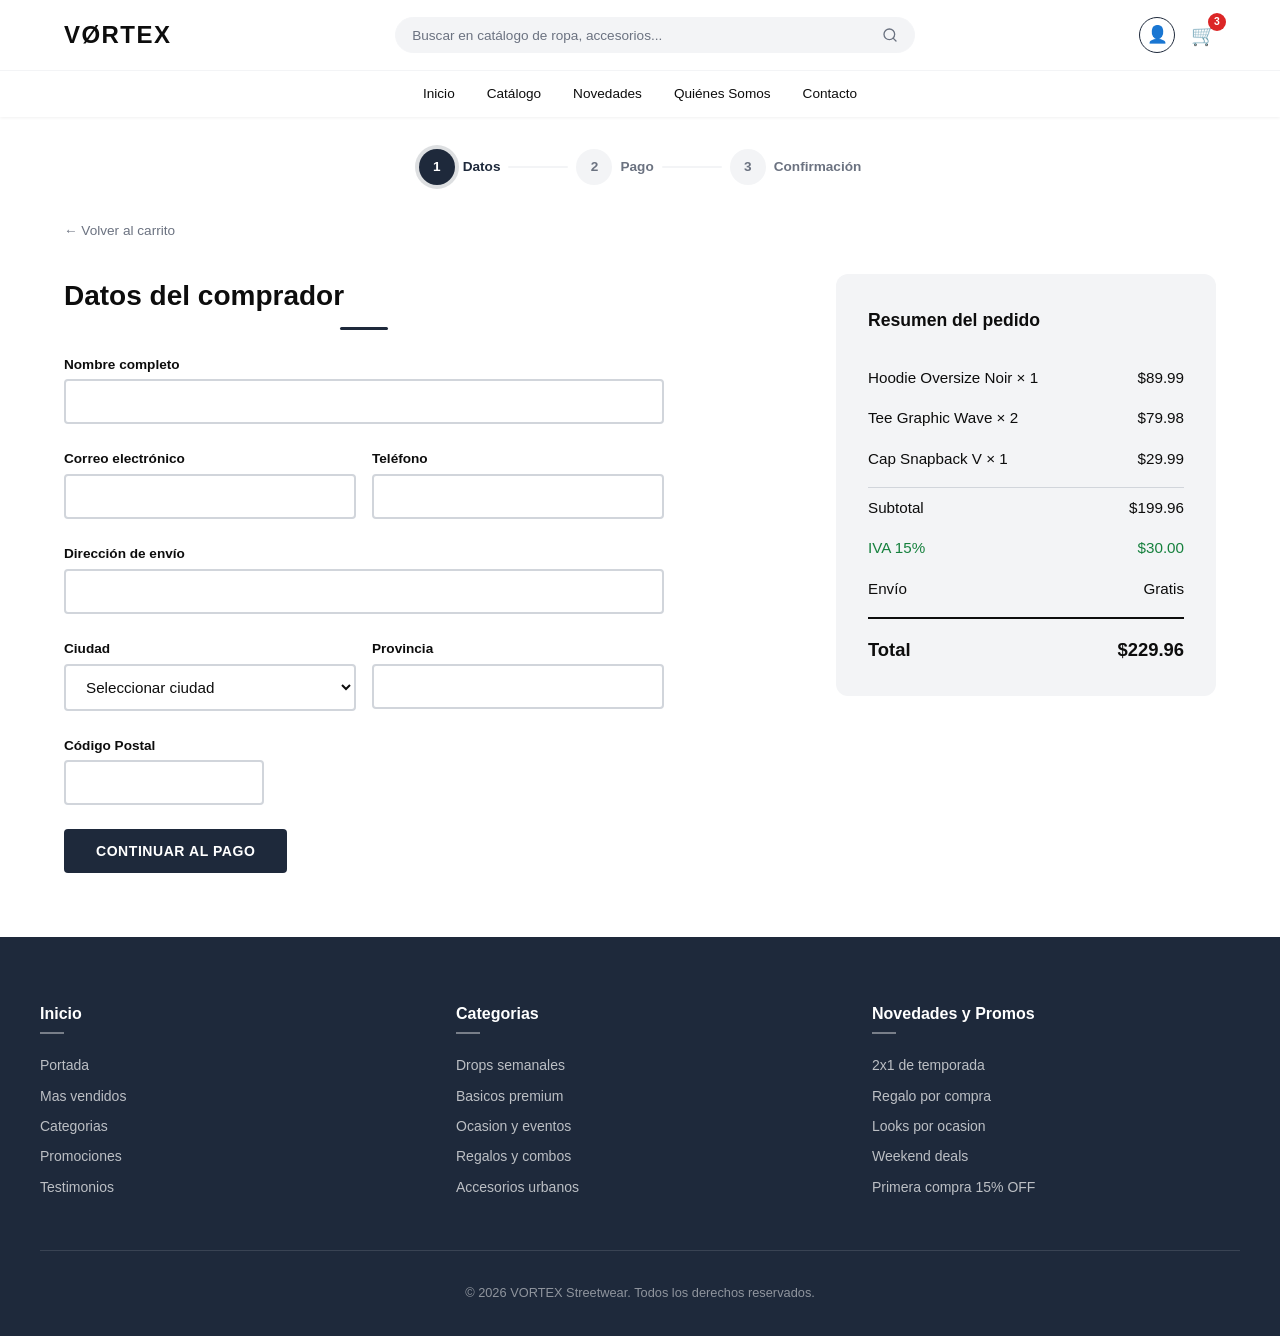
<file: checkout.html>
﻿<!DOCTYPE html>
<html lang="es">
<head>
  <meta charset="UTF-8">
  <meta name="viewport" content="width=device-width, initial-scale=1.0">
  <meta name="description" content="VØRTEX — Ingresa tus datos de envío para completar la compra.">
  <title>VØRTEX — Checkout</title>
  <link rel="stylesheet" href="styles.css">
</head>
<body>

  <!-- NAVBAR (Unified) -->
  <nav class="navbar" role="navigation" aria-label="Menú principal">
    <div class="navbar__top">
      <a href="index.html" class="navbar__brand">VØRTEX</a>
      <div class="navbar__search-slot">
        <form class="navbar__search-form" role="search" onsubmit="event.preventDefault()">
          <input class="navbar__search-input" type="search" placeholder="Buscar en catálogo de ropa, accesorios..." aria-label="Buscar productos">
          <button class="navbar__search-btn" type="submit" aria-label="Buscar">
            <svg width="16" height="16" viewBox="0 0 24 24" fill="none" stroke="currentColor" stroke-width="2" stroke-linecap="round" stroke-linejoin="round" aria-hidden="true"><circle cx="11" cy="11" r="8"/><line x1="21" y1="21" x2="16.65" y2="16.65"/></svg>
          </button>
        </form>
      </div>
      <div class="navbar__actions">
        <a href="login.html" class="navbar__login-link" aria-label="Mi cuenta">👤</a>
        <a href="carrito.html" class="navbar__cart" aria-label="Ver carrito de compras">🛒<span class="navbar__cart-badge" id="cart-badge">3</span></a>
        <button class="navbar__hamburger" aria-label="Abrir menú de navegación" aria-expanded="false" id="hamburger"><span></span><span></span><span></span></button>
      </div>
    </div>
    <div class="navbar__bottom">
      <div class="navbar__links">
        <a href="index.html">Inicio</a>
        <a href="catalogo.html">Catálogo</a>
        <a href="novedades.html">Novedades</a>
                <a href="quienes-somos.html">Quiénes Somos</a>
        <a href="contacto.html">Contacto</a>
      </div>
    </div>
    <div class="navbar__mobile" id="mobile-menu">
      <a href="index.html">Inicio</a>
      <a href="catalogo.html">Catálogo</a>
      <a href="novedades.html">Novedades</a>
            <a href="quienes-somos.html">Quiénes Somos</a>
      <a href="contacto.html">Contacto</a>
      <a href="login.html">Iniciar Sesión</a>
    </div>
  </nav>

  <main>
    <!-- Stepper -->
    <div class="container">
      <div class="stepper" aria-label="Progreso del pedido">
        <div class="stepper__step active">
          <span class="stepper__circle">1</span>
          <span>Datos</span>
        </div>
        <div class="stepper__line"></div>
        <div class="stepper__step">
          <span class="stepper__circle">2</span>
          <span>Pago</span>
        </div>
        <div class="stepper__line"></div>
        <div class="stepper__step">
          <span class="stepper__circle">3</span>
          <span>Confirmación</span>
        </div>
      </div>
    </div>

    <section class="section" style="padding-top:0">
      <div class="container">
        <a href="carrito.html" class="back-link">← Volver al carrito</a>

        <div class="checkout-layout">
          <!-- Form with BarBox IDs -->
          <form class="checkout-form" id="checkout-form" novalidate>
            <h2 class="section__title" style="text-align:left;margin-bottom:1.5rem">Datos del comprador</h2>

            <div class="form-group">
              <label for="nombre_cliente">Nombre completo</label>
              <input type="text" id="nombre_cliente" name="nombre_cliente" required aria-required="true" autocomplete="name" placeholder=" " minlength="3">
              <p class="error-msg" role="alert">Ingresa tu nombre completo.</p>
            </div>
            <div class="form-row">
              <div class="form-group">
                <label for="email_cliente">Correo electrónico</label>
                <input type="email" id="email_cliente" name="email_cliente" required aria-required="true" autocomplete="email" placeholder=" " pattern="[a-zA-Z0-9._%+\-]+@[a-zA-Z0-9.\-]+\.[a-zA-Z]{2,}">
                <p class="error-msg" role="alert">Ingresa un email válido.</p>
              </div>
              <div class="form-group">
                <label for="telefono_cliente">Teléfono</label>
                <input type="tel" id="telefono_cliente" name="telefono_cliente" required aria-required="true" autocomplete="tel" placeholder=" " pattern="[0-9+\-\s]{7,15}">
                <p class="error-msg" role="alert">Ingresa tu número de teléfono.</p>
              </div>
            </div>
            <div class="form-group">
              <label for="direccion_cliente">Dirección de envío</label>
              <input type="text" id="direccion_cliente" name="direccion_cliente" required aria-required="true" autocomplete="street-address" placeholder=" ">
              <p class="error-msg" role="alert">Ingresa tu dirección de envío.</p>
            </div>
            <div class="form-row">
              <div class="form-group">
                <label for="id_ciudad">Ciudad</label>
                <select id="id_ciudad" name="id_ciudad" required aria-required="true">
                  <option value="">Seleccionar ciudad</option>
                  <option value="1">Quito</option>
                  <option value="2">Guayaquil</option>
                  <option value="3">Cuenca</option>
                  <option value="4">Ambato</option>
                  <option value="5">Manta</option>
                  <option value="6">Loja</option>
                  <option value="7">Riobamba</option>
                  <option value="8">Otra</option>
                </select>
                <p class="error-msg" role="alert">Selecciona tu ciudad.</p>
              </div>
              <div class="form-group">
                <label for="provincia_cliente">Provincia</label>
                <input type="text" id="provincia_cliente" name="provincia_cliente" required aria-required="true" placeholder=" ">
                <p class="error-msg" role="alert">Ingresa tu provincia.</p>
              </div>
            </div>
            <div class="form-group" style="max-width:200px">
              <label for="codigo_postal">Código Postal</label>
              <input type="text" id="codigo_postal" name="codigo_postal" required aria-required="true" autocomplete="postal-code" placeholder=" " pattern="[0-9]{5,6}">
              <p class="error-msg" role="alert">Ingresa tu código postal.</p>
            </div>

            <button type="button" class="btn btn-primary" onclick="handleCheckout()">Continuar al Pago</button>
          </form>

          <!-- Order Summary with IVA 15% -->
          <div class="order-summary">
            <h3>Resumen del pedido</h3>
            <div class="order-summary__item"><span>Hoodie Oversize Noir × 1</span><span>$89.99</span></div>
            <div class="order-summary__item"><span>Tee Graphic Wave × 2</span><span>$79.98</span></div>
            <div class="order-summary__item"><span>Cap Snapback V × 1</span><span>$29.99</span></div>
            <div class="order-summary__item" style="border-top:1px solid #D1D5DB;padding-top:var(--space-sm);margin-top:var(--space-sm)"><span>Subtotal</span><span>$199.96</span></div>
            <div class="order-summary__item order-summary__item--iva" data-id_iva="IVA-001"><span>IVA 15%</span><span>$30.00</span></div>
            <div class="order-summary__item"><span>Envío</span><span>Gratis</span></div>
            <div class="order-summary__total"><span>Total</span><span>$229.96</span></div>
          </div>
        </div>
      </div>
    </section>
  </main>

  <!-- FOOTER (Unified) -->
      <footer class="footer" role="contentinfo">
    <div class="footer__grid">
      <div class="footer__col">
        <h3>Inicio</h3>
        <a href="index.html">Portada</a>
        <a href="index.html#mas-vendidos">Mas vendidos</a>
        <a href="index.html#categorias">Categorias</a>
        <a href="index.html#promos">Promociones</a>
        <a href="index.html#testimonios">Testimonios</a>
      </div>
      <div class="footer__col">
        <h3>Categorias</h3>
        <a href="catalogo.html?cat=drops">Drops semanales</a>
        <a href="catalogo.html?cat=basicos">Basicos premium</a>
        <a href="catalogo.html?cat=ocasion">Ocasion y eventos</a>
        <a href="catalogo.html?cat=regalos">Regalos y combos</a>
        <a href="catalogo.html?cat=accesorios">Accesorios urbanos</a>
      </div>
      <div class="footer__col">
        <h3>Novedades y Promos</h3>
        <a href="novedades.html#promos-2x1">2x1 de temporada</a>
        <a href="novedades.html#promo-regalo">Regalo por compra</a>
        <a href="novedades.html#looks-ocasion">Looks por ocasion</a>
        <a href="novedades.html#promo-fin-semana">Weekend deals</a>
        <a href="novedades.html#promo-primer-compra">Primera compra 15% OFF</a>
      </div>
    </div>
    <div class="footer__bottom">
      <p>&copy; 2026 VORTEX Streetwear. Todos los derechos reservados.</p>
    </div>
  </footer>

  <!-- MODAL: Necesita sesión -->
  <div class="modal-overlay" id="session-modal" role="dialog" aria-modal="true" aria-labelledby="modal-session-title">
    <div class="modal">
      <h2 id="modal-session-title">🔒 Iniciar sesión requerido</h2>
      <p>Debes iniciar sesión para continuar con tu compra.</p>
      <div class="modal__actions">
        <a href="login.html" class="btn btn-primary btn-sm">Iniciar Sesión</a>
        <a href="pago.html" class="btn btn-outline btn-sm">Continuar como invitado</a>
      </div>
    </div>
  </div>

  <script>
    var hamburger = document.getElementById('hamburger');
    var mobileMenu = document.getElementById('mobile-menu');
    hamburger.addEventListener('click', function() {
      var expanded = mobileMenu.classList.toggle('active');
      hamburger.setAttribute('aria-expanded', expanded);
    });

    function handleCheckout() {
      var form = document.getElementById('checkout-form');
      var groups = form.querySelectorAll('.form-group');
      var valid = true;
      groups.forEach(function(g) {
        var input = g.querySelector('input, textarea, select');
        if (input && !input.checkValidity()) {
          g.classList.add('has-error');
          valid = false;
        } else {
          g.classList.remove('has-error');
        }
      });
      if (!valid) return;
      if (sessionStorage.getItem('vortex_logged_in')) {
        window.location.href = 'pago.html';
      } else {
        openModal('session-modal');
      }
    }

    function openModal(id) {
      var overlay = document.getElementById(id);
      overlay.classList.add('active');
      var firstBtn = overlay.querySelector('button, a');
      if (firstBtn) firstBtn.focus();
      overlay.addEventListener('keydown', trapFocus);
    }
    function closeModal(id) {
      var overlay = document.getElementById(id);
      overlay.classList.remove('active');
      overlay.removeEventListener('keydown', trapFocus);
    }
    function trapFocus(e) {
      if (e.key === 'Escape') { e.currentTarget.classList.remove('active'); e.currentTarget.removeEventListener('keydown', trapFocus); return; }
      if (e.key !== 'Tab') return;
      var focusable = e.currentTarget.querySelector('.modal').querySelectorAll('button, a, input, [tabindex]:not([tabindex="-1"])');
      var first = focusable[0], last = focusable[focusable.length - 1];
      if (e.shiftKey && document.activeElement === first) { e.preventDefault(); last.focus(); }
      else if (!e.shiftKey && document.activeElement === last) { e.preventDefault(); first.focus(); }
    }
    document.querySelectorAll('.modal-overlay').forEach(function(o) {
      o.addEventListener('click', function(e) { if (e.target === o) closeModal(o.id); });
    });
  </script>
</body>
</html>
</file>
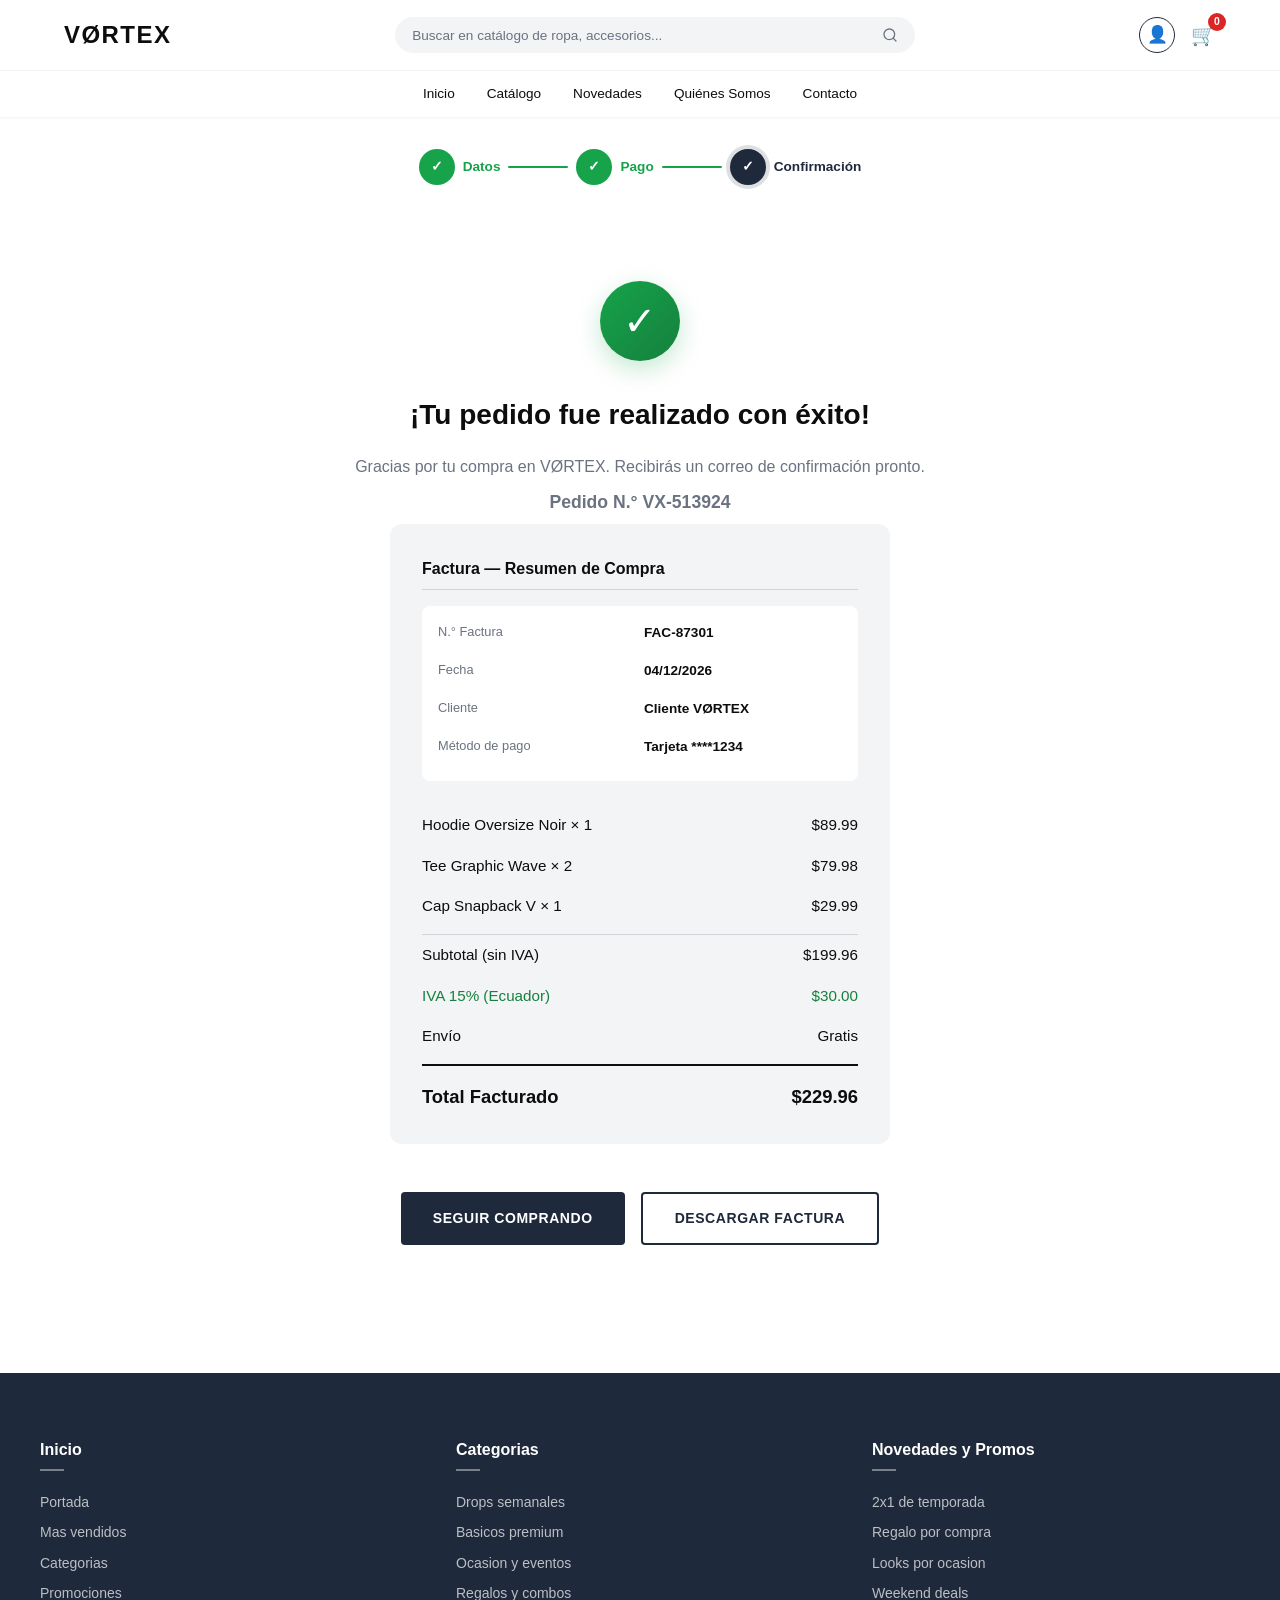
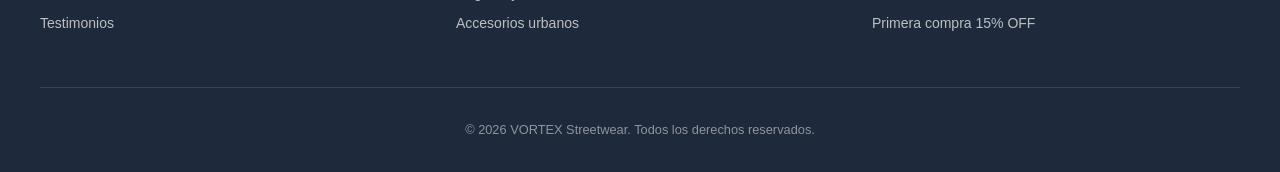
<file: confirmacion.html>
﻿<!DOCTYPE html>
<html lang="es">
<head>
  <meta charset="UTF-8">
  <meta name="viewport" content="width=device-width, initial-scale=1.0">
  <meta name="description" content="VØRTEX — Tu pedido ha sido confirmado. Factura con desglose IVA 15%.">
  <title>VØRTEX — Pedido Confirmado</title>
  <link rel="stylesheet" href="styles.css">
</head>
<body>

  <!-- NAVBAR (Unified) -->
  <nav class="navbar" role="navigation" aria-label="Menú principal">
    <div class="navbar__top">
      <a href="index.html" class="navbar__brand">VØRTEX</a>
      <div class="navbar__search-slot">
        <form class="navbar__search-form" role="search" onsubmit="event.preventDefault()">
          <input class="navbar__search-input" type="search" placeholder="Buscar en catálogo de ropa, accesorios..." aria-label="Buscar productos">
          <button class="navbar__search-btn" type="submit" aria-label="Buscar">
            <svg width="16" height="16" viewBox="0 0 24 24" fill="none" stroke="currentColor" stroke-width="2" stroke-linecap="round" stroke-linejoin="round" aria-hidden="true"><circle cx="11" cy="11" r="8"/><line x1="21" y1="21" x2="16.65" y2="16.65"/></svg>
          </button>
        </form>
      </div>
      <div class="navbar__actions">
        <a href="login.html" class="navbar__login-link" aria-label="Mi cuenta">👤</a>
        <a href="carrito.html" class="navbar__cart" aria-label="Ver carrito de compras">🛒<span class="navbar__cart-badge" id="cart-badge">0</span></a>
        <button class="navbar__hamburger" aria-label="Abrir menú de navegación" aria-expanded="false" id="hamburger"><span></span><span></span><span></span></button>
      </div>
    </div>
    <div class="navbar__bottom">
      <div class="navbar__links">
        <a href="index.html">Inicio</a>
        <a href="catalogo.html">Catálogo</a>
        <a href="novedades.html">Novedades</a>
                <a href="quienes-somos.html">Quiénes Somos</a>
        <a href="contacto.html">Contacto</a>
      </div>
    </div>
    <div class="navbar__mobile" id="mobile-menu">
      <a href="index.html">Inicio</a>
      <a href="catalogo.html">Catálogo</a>
      <a href="novedades.html">Novedades</a>
            <a href="quienes-somos.html">Quiénes Somos</a>
      <a href="contacto.html">Contacto</a>
      <a href="login.html">Iniciar Sesión</a>
    </div>
  </nav>

  <main>
    <!-- Stepper (All completed) -->
    <div class="container">
      <div class="stepper" aria-label="Progreso del pedido">
        <div class="stepper__step completed">
          <span class="stepper__circle">✓</span>
          <span>Datos</span>
        </div>
        <div class="stepper__line done"></div>
        <div class="stepper__step completed">
          <span class="stepper__circle">✓</span>
          <span>Pago</span>
        </div>
        <div class="stepper__line done"></div>
        <div class="stepper__step active">
          <span class="stepper__circle">✓</span>
          <span>Confirmación</span>
        </div>
      </div>
    </div>

    <section class="section" style="padding-top:0">
      <div class="container">
        <div class="confirmation">
          <div class="confirmation__icon" aria-hidden="true">✓</div>
          <h1>¡Tu pedido fue realizado con éxito!</h1>
          <p>Gracias por tu compra en VØRTEX. Recibirás un correo de confirmación pronto.</p>
          <p class="confirmation__order-num">Pedido N.° <span id="order-number"></span></p>

          <!-- Factura / Invoice Summary -->
          <div class="confirmation__summary" data-id_factura="" id="factura-container">
            <h3>Factura — Resumen de Compra</h3>

            <!-- Invoice Details -->
            <dl class="invoice-details">
              <dt>N.° Factura</dt>
              <dd id="id_factura"></dd>
              <dt>Fecha</dt>
              <dd id="fecha_factura"></dd>
              <dt>Cliente</dt>
              <dd id="id_cliente_factura">Cliente VØRTEX</dd>
              <dt>Método de pago</dt>
              <dd>Tarjeta ****1234</dd>
            </dl>

            <!-- Line Items -->
            <div class="order-summary__item"><span>Hoodie Oversize Noir × 1</span><span>$89.99</span></div>
            <div class="order-summary__item"><span>Tee Graphic Wave × 2</span><span>$79.98</span></div>
            <div class="order-summary__item"><span>Cap Snapback V × 1</span><span>$29.99</span></div>

            <!-- Tax Breakdown -->
            <div class="order-summary__item" style="border-top:1px solid #D1D5DB;padding-top:var(--space-sm);margin-top:var(--space-sm)">
              <span>Subtotal (sin IVA)</span>
              <span>$199.96</span>
            </div>
            <div class="order-summary__item order-summary__item--iva" data-id_iva="IVA-001">
              <span>IVA 15% (Ecuador)</span>
              <span>$30.00</span>
            </div>
            <div class="order-summary__item">
              <span>Envío</span>
              <span>Gratis</span>
            </div>
            <div class="order-summary__total">
              <span>Total Facturado</span>
              <span>$229.96</span>
            </div>
          </div>

          <div class="confirmation__actions">
            <a href="index.html" class="btn btn-primary">Seguir comprando</a>
            <a href="#" class="btn btn-outline">Descargar Factura</a>
          </div>
        </div>
      </div>
    </section>
  </main>

  <!-- FOOTER (Unified) -->
      <footer class="footer" role="contentinfo">
    <div class="footer__grid">
      <div class="footer__col">
        <h3>Inicio</h3>
        <a href="index.html">Portada</a>
        <a href="index.html#mas-vendidos">Mas vendidos</a>
        <a href="index.html#categorias">Categorias</a>
        <a href="index.html#promos">Promociones</a>
        <a href="index.html#testimonios">Testimonios</a>
      </div>
      <div class="footer__col">
        <h3>Categorias</h3>
        <a href="catalogo.html?cat=drops">Drops semanales</a>
        <a href="catalogo.html?cat=basicos">Basicos premium</a>
        <a href="catalogo.html?cat=ocasion">Ocasion y eventos</a>
        <a href="catalogo.html?cat=regalos">Regalos y combos</a>
        <a href="catalogo.html?cat=accesorios">Accesorios urbanos</a>
      </div>
      <div class="footer__col">
        <h3>Novedades y Promos</h3>
        <a href="novedades.html#promos-2x1">2x1 de temporada</a>
        <a href="novedades.html#promo-regalo">Regalo por compra</a>
        <a href="novedades.html#looks-ocasion">Looks por ocasion</a>
        <a href="novedades.html#promo-fin-semana">Weekend deals</a>
        <a href="novedades.html#promo-primer-compra">Primera compra 15% OFF</a>
      </div>
    </div>
    <div class="footer__bottom">
      <p>&copy; 2026 VORTEX Streetwear. Todos los derechos reservados.</p>
    </div>
  </footer>

  <script>
    var hamburger = document.getElementById('hamburger');
    var mobileMenu = document.getElementById('mobile-menu');
    hamburger.addEventListener('click', function() {
      var expanded = mobileMenu.classList.toggle('active');
      hamburger.setAttribute('aria-expanded', expanded);
    });

    // Generate order & invoice numbers
    var orderNum = 'VX-' + Math.floor(100000 + Math.random() * 900000);
    var invoiceNum = 'FAC-' + Math.floor(10000 + Math.random() * 90000);
    document.getElementById('order-number').textContent = orderNum;
    document.getElementById('id_factura').textContent = invoiceNum;

    // Set current date
    var today = new Date();
    var dateStr = today.getDate().toString().padStart(2, '0') + '/' +
                  (today.getMonth() + 1).toString().padStart(2, '0') + '/' +
                  today.getFullYear();
    document.getElementById('fecha_factura').textContent = dateStr;

    // Set factura data attribute
    document.getElementById('factura-container').setAttribute('data-id_factura', invoiceNum);
  </script>
</body>
</html>
</file>
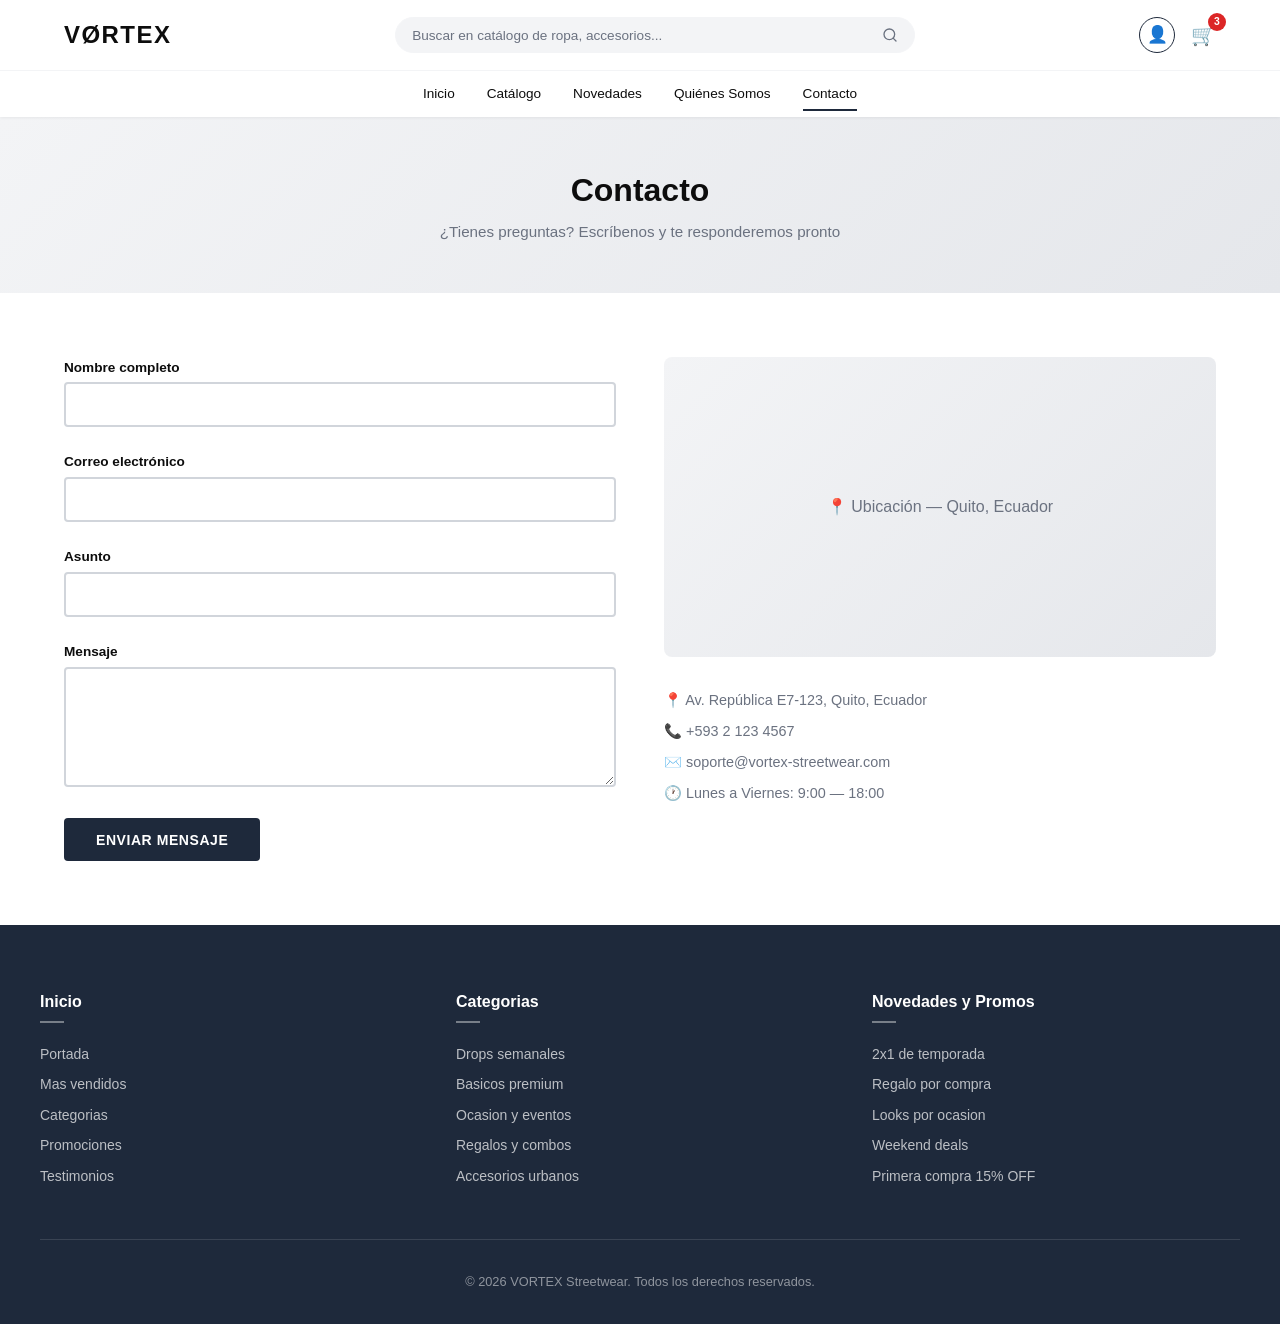
<file: contacto.html>
﻿<!DOCTYPE html>
<html lang="es">
<head>
  <meta charset="UTF-8">
  <meta name="viewport" content="width=device-width, initial-scale=1.0">
  <meta name="description" content="VØRTEX — Contáctanos. Soporte al cliente en Quito, Ecuador.">
  <title>VØRTEX — Contacto</title>
  <link rel="stylesheet" href="styles.css">
</head>
<body>

  <!-- NAVBAR (Unified) -->
  <nav class="navbar" role="navigation" aria-label="Menú principal">
    <div class="navbar__top">
      <a href="index.html" class="navbar__brand">VØRTEX</a>
      <div class="navbar__search-slot">
        <form class="navbar__search-form" role="search" onsubmit="event.preventDefault()">
          <input class="navbar__search-input" type="search" placeholder="Buscar en catálogo de ropa, accesorios..." aria-label="Buscar productos">
          <button class="navbar__search-btn" type="submit" aria-label="Buscar">
            <svg width="16" height="16" viewBox="0 0 24 24" fill="none" stroke="currentColor" stroke-width="2" stroke-linecap="round" stroke-linejoin="round" aria-hidden="true"><circle cx="11" cy="11" r="8"/><line x1="21" y1="21" x2="16.65" y2="16.65"/></svg>
          </button>
        </form>
      </div>
      <div class="navbar__actions">
        <a href="login.html" class="navbar__login-link" aria-label="Mi cuenta">👤</a>
        <a href="carrito.html" class="navbar__cart" aria-label="Ver carrito de compras">🛒<span class="navbar__cart-badge" id="cart-badge">3</span></a>
        <button class="navbar__hamburger" aria-label="Abrir menú de navegación" aria-expanded="false" id="hamburger"><span></span><span></span><span></span></button>
      </div>
    </div>
    <div class="navbar__bottom">
      <div class="navbar__links">
        <a href="index.html">Inicio</a>
        <a href="catalogo.html">Catálogo</a>
        <a href="novedades.html">Novedades</a>
        <a href="quienes-somos.html">Quiénes Somos</a>
        <a href="contacto.html" aria-current="page">Contacto</a>
      </div>
    </div>
    <div class="navbar__mobile" id="mobile-menu">
      <a href="index.html">Inicio</a>
      <a href="catalogo.html">Catálogo</a>
      <a href="novedades.html">Novedades</a>
              <a href="quienes-somos.html">Quiénes Somos</a>
        <a href="contacto.html">Contacto</a>
      <a href="login.html">Iniciar Sesión</a>
    </div>
  </nav>

  <main>
    <section class="page-header">
      <div class="container">
        <h1>Contacto</h1>
        <p>¿Tienes preguntas? Escríbenos y te responderemos pronto</p>
      </div>
    </section>

    <section class="section">
      <div class="container">
        <div class="contact-layout">
          <!-- Formulario de Soporte -->
          <div>
            <form id="contact-form" novalidate>
              <div class="form-group">
                <label for="contact-name">Nombre completo</label>
                <input type="text" id="contact-name" name="nombre_contacto" required aria-required="true" aria-describedby="name-error" placeholder=" " minlength="3">
                <p class="error-msg" id="name-error" role="alert">Por favor ingresa tu nombre completo (mínimo 3 caracteres).</p>
              </div>
              <div class="form-group">
                <label for="contact-email">Correo electrónico</label>
                <input type="email" id="contact-email" name="email_contacto" required aria-required="true" aria-describedby="email-error" placeholder=" " pattern="[a-zA-Z0-9._%+\-]+@[a-zA-Z0-9.\-]+\.[a-zA-Z]{2,}">
                <p class="error-msg" id="email-error" role="alert">Ingresa un correo electrónico válido (ejemplo: usuario@correo.com).</p>
              </div>
              <div class="form-group">
                <label for="contact-subject">Asunto</label>
                <input type="text" id="contact-subject" name="asunto_contacto" required aria-required="true" aria-describedby="subject-error" placeholder=" ">
                <p class="error-msg" id="subject-error" role="alert">Por favor ingresa el asunto de tu mensaje.</p>
              </div>
              <div class="form-group">
                <label for="contact-message">Mensaje</label>
                <textarea id="contact-message" name="mensaje_contacto" required aria-required="true" aria-describedby="message-error" placeholder=" " minlength="10"></textarea>
                <p class="error-msg" id="message-error" role="alert">Escribe tu mensaje antes de enviar (mínimo 10 caracteres).</p>
              </div>
              <button type="button" class="btn btn-primary" onclick="validateContactForm()">Enviar mensaje</button>
            </form>
          </div>

          <!-- Mapa e info -->
          <div>
            <div class="map-placeholder" role="img" aria-label="Mapa de ubicación de VØRTEX">📍 Ubicación — Quito, Ecuador</div>
            <div class="contact-info">
              <p>📍 Av. República E7-123, Quito, Ecuador</p>
              <p>📞 +593 2 123 4567</p>
              <p>✉️ soporte@vortex-streetwear.com</p>
              <p>🕐 Lunes a Viernes: 9:00 — 18:00</p>
            </div>
          </div>
        </div>
      </div>
    </section>
  </main>

  <!-- FOOTER (Unified) -->
      <footer class="footer" role="contentinfo">
    <div class="footer__grid">
      <div class="footer__col">
        <h3>Inicio</h3>
        <a href="index.html">Portada</a>
        <a href="index.html#mas-vendidos">Mas vendidos</a>
        <a href="index.html#categorias">Categorias</a>
        <a href="index.html#promos">Promociones</a>
        <a href="index.html#testimonios">Testimonios</a>
      </div>
      <div class="footer__col">
        <h3>Categorias</h3>
        <a href="catalogo.html?cat=drops">Drops semanales</a>
        <a href="catalogo.html?cat=basicos">Basicos premium</a>
        <a href="catalogo.html?cat=ocasion">Ocasion y eventos</a>
        <a href="catalogo.html?cat=regalos">Regalos y combos</a>
        <a href="catalogo.html?cat=accesorios">Accesorios urbanos</a>
      </div>
      <div class="footer__col">
        <h3>Novedades y Promos</h3>
        <a href="novedades.html#promos-2x1">2x1 de temporada</a>
        <a href="novedades.html#promo-regalo">Regalo por compra</a>
        <a href="novedades.html#looks-ocasion">Looks por ocasion</a>
        <a href="novedades.html#promo-fin-semana">Weekend deals</a>
        <a href="novedades.html#promo-primer-compra">Primera compra 15% OFF</a>
      </div>
    </div>
    <div class="footer__bottom">
      <p>&copy; 2026 VORTEX Streetwear. Todos los derechos reservados.</p>
    </div>
  </footer>

  <!-- MODAL: Confirmar envío -->
  <div class="modal-overlay" id="contact-modal" role="dialog" aria-modal="true" aria-labelledby="modal-contact-title">
    <div class="modal">
      <h2 id="modal-contact-title">✅ Mensaje enviado</h2>
      <p>Tu mensaje ha sido enviado correctamente. Nuestro equipo de soporte te responderá dentro de 24 horas.</p>
      <div class="modal__actions">
        <button class="btn btn-primary btn-sm" onclick="closeModal('contact-modal')">Entendido</button>
      </div>
    </div>
  </div>

  <script>
    var hamburger = document.getElementById('hamburger');
    var mobileMenu = document.getElementById('mobile-menu');
    hamburger.addEventListener('click', function() {
      var expanded = mobileMenu.classList.toggle('active');
      hamburger.setAttribute('aria-expanded', expanded);
    });

    function validateContactForm() {
      var form = document.getElementById('contact-form');
      var groups = form.querySelectorAll('.form-group');
      var valid = true;
      groups.forEach(function(g) {
        var input = g.querySelector('input, textarea');
        if (input && !input.checkValidity()) {
          g.classList.add('has-error');
          valid = false;
        } else {
          g.classList.remove('has-error');
        }
      });
      if (valid) openModal('contact-modal');
    }

    function openModal(id) {
      var overlay = document.getElementById(id);
      overlay.classList.add('active');
      var firstBtn = overlay.querySelector('button, a');
      if (firstBtn) firstBtn.focus();
      overlay.addEventListener('keydown', trapFocus);
    }
    function closeModal(id) {
      var overlay = document.getElementById(id);
      overlay.classList.remove('active');
      overlay.removeEventListener('keydown', trapFocus);
    }
    function trapFocus(e) {
      if (e.key === 'Escape') { e.currentTarget.classList.remove('active'); e.currentTarget.removeEventListener('keydown', trapFocus); return; }
      if (e.key !== 'Tab') return;
      var focusable = e.currentTarget.querySelector('.modal').querySelectorAll('button, a, input, [tabindex]:not([tabindex="-1"])');
      var first = focusable[0], last = focusable[focusable.length - 1];
      if (e.shiftKey && document.activeElement === first) { e.preventDefault(); last.focus(); }
      else if (!e.shiftKey && document.activeElement === last) { e.preventDefault(); first.focus(); }
    }
    document.querySelectorAll('.modal-overlay').forEach(function(o) {
      o.addEventListener('click', function(e) { if (e.target === o) closeModal(o.id); });
    });
  </script>
</body>
</html>
</file>
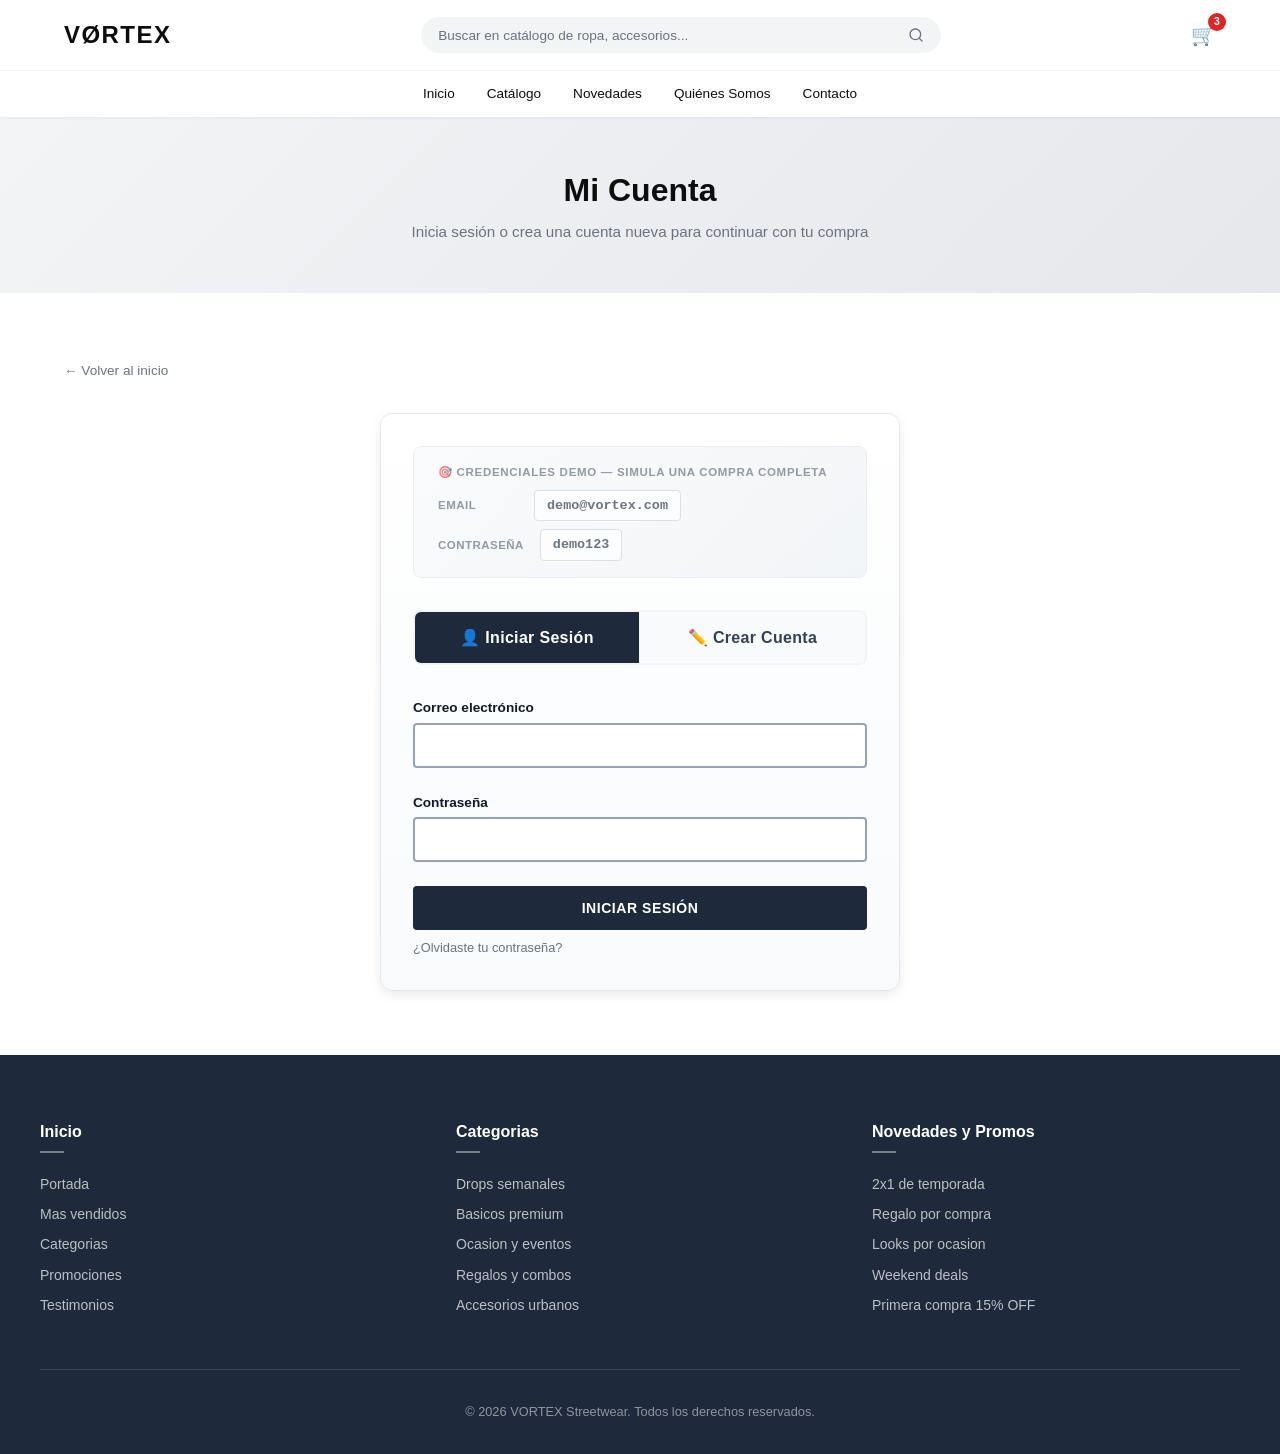
<file: login.html>
﻿<!DOCTYPE html>
<html lang="es">
<head>
  <meta charset="UTF-8">
  <meta name="viewport" content="width=device-width, initial-scale=1.0">
  <meta name="description" content="VØRTEX — Iniciar sesión o crear una cuenta nueva. Acceso obligatorio para checkout.">
  <title>VØRTEX — Iniciar Sesión</title>
  <link rel="stylesheet" href="styles.css">
</head>
<body>

  <!-- NAVBAR (Unified) -->
  <nav class="navbar" role="navigation" aria-label="Menú principal">
    <div class="navbar__top">
      <a href="index.html" class="navbar__brand">VØRTEX</a>
      <div class="navbar__search-slot">
        <form class="navbar__search-form" role="search" onsubmit="event.preventDefault()">
          <input class="navbar__search-input" type="search" placeholder="Buscar en catálogo de ropa, accesorios..." aria-label="Buscar productos">
          <button class="navbar__search-btn" type="submit" aria-label="Buscar">
            <svg width="16" height="16" viewBox="0 0 24 24" fill="none" stroke="currentColor" stroke-width="2" stroke-linecap="round" stroke-linejoin="round" aria-hidden="true"><circle cx="11" cy="11" r="8"/><line x1="21" y1="21" x2="16.65" y2="16.65"/></svg>
          </button>
        </form>
      </div>
      <div class="navbar__actions">
        <a href="carrito.html" class="navbar__cart" aria-label="Ver carrito de compras">🛒<span class="navbar__cart-badge" id="cart-badge">3</span></a>
        <button class="navbar__hamburger" aria-label="Abrir menú de navegación" aria-expanded="false" id="hamburger"><span></span><span></span><span></span></button>
      </div>
    </div>
    <div class="navbar__bottom">
      <div class="navbar__links">
        <a href="index.html">Inicio</a>
        <a href="catalogo.html">Catálogo</a>
        <a href="novedades.html">Novedades</a>
                <a href="quienes-somos.html">Quiénes Somos</a>
        <a href="contacto.html">Contacto</a>
      </div>
    </div>
    <div class="navbar__mobile" id="mobile-menu">
      <a href="index.html">Inicio</a>
      <a href="catalogo.html">Catálogo</a>
      <a href="novedades.html">Novedades</a>
            <a href="quienes-somos.html">Quiénes Somos</a>
      <a href="contacto.html">Contacto</a>
    </div>
  </nav>

  <main>
    <section class="page-header">
      <div class="container">
        <h1>Mi Cuenta</h1>
        <p>Inicia sesión o crea una cuenta nueva para continuar con tu compra</p>
      </div>
    </section>

    <section class="section">
      <div class="container">
        <a href="index.html" class="back-link">← Volver al inicio</a>

        <div class="auth-tabs-wrapper">

          <!-- DEMO CREDENTIALS BOX -->
          <div class="demo-box">
            <div class="demo-box__label">🎯 Credenciales Demo — Simula una compra completa</div>
            <div class="demo-box__creds">
              <div class="demo-box__cred-item">
                <span class="demo-box__cred-key">Email</span>
                <code class="demo-box__cred-val">demo@vortex.com</code>
              </div>
              <div class="demo-box__cred-item">
                <span class="demo-box__cred-key">Contraseña</span>
                <code class="demo-box__cred-val">demo123</code>
              </div>
            </div>
          </div>

          <!-- TAB BUTTONS -->
          <div class="auth-tab-btns" role="tablist" aria-label="Tipo de acceso">
            <button class="auth-tab-btn active" id="tab-login" role="tab" aria-selected="true" aria-controls="panel-login" onclick="switchTab('login')">👤 Iniciar Sesión</button>
            <button class="auth-tab-btn" id="tab-register" role="tab" aria-selected="false" aria-controls="panel-register" onclick="switchTab('register')">✏️ Crear Cuenta</button>
          </div>

          <!-- LOGIN PANEL -->
          <div class="auth-panel active" id="panel-login" role="tabpanel" aria-labelledby="tab-login">
            <form id="login-form" novalidate>
              <div class="form-group">
                <label for="email_cliente">Correo electrónico</label>
                <input type="email" id="email_cliente" name="email_cliente" required aria-required="true" autocomplete="email" placeholder=" " pattern="[a-zA-Z0-9._%+\-]+@[a-zA-Z0-9.\-]+\.[a-zA-Z]{2,}">
                <p class="error-msg" role="alert">Ingresa un correo electrónico válido.</p>
              </div>
              <div class="form-group">
                <label for="clave_cliente">Contraseña</label>
                <input type="password" id="clave_cliente" name="clave_cliente" required aria-required="true" autocomplete="current-password" placeholder=" " minlength="6">
                <p class="error-msg" role="alert">La contraseña debe tener al menos 6 caracteres.</p>
              </div>
              <button type="button" class="btn btn-primary btn--block" onclick="handleLogin()">Iniciar Sesión</button>
              <a href="#" class="link-forgot">¿Olvidaste tu contraseña?</a>
            </form>
          </div>

          <!-- REGISTER PANEL -->
          <div class="auth-panel" id="panel-register" role="tabpanel" aria-labelledby="tab-register">
            <form id="register-form" novalidate>
              <div class="form-group">
                <label for="nombre_cliente">Nombre completo</label>
                <input type="text" id="nombre_cliente" name="nombre_cliente" required aria-required="true" autocomplete="name" placeholder=" " minlength="3">
                <p class="error-msg" role="alert">Ingresa tu nombre completo (mínimo 3 caracteres).</p>
              </div>
              <div class="form-group">
                <label for="reg_email_cliente">Correo electrónico</label>
                <input type="email" id="reg_email_cliente" name="email_cliente" required aria-required="true" autocomplete="email" placeholder=" " pattern="[a-zA-Z0-9._%+\-]+@[a-zA-Z0-9.\-]+\.[a-zA-Z]{2,}">
                <p class="error-msg" role="alert">Ingresa un correo electrónico válido.</p>
              </div>
              <div class="form-group">
                <label for="reg_clave_cliente">Contraseña</label>
                <input type="password" id="reg_clave_cliente" name="clave_cliente" required aria-required="true" autocomplete="new-password" minlength="6" placeholder=" ">
                <p class="error-msg" role="alert">La contraseña debe tener al menos 6 caracteres.</p>
              </div>
              <div class="form-group">
                <label for="reg_confirm">Confirmar contraseña</label>
                <input type="password" id="reg_confirm" name="confirm_clave" required aria-required="true" autocomplete="new-password" placeholder=" ">
                <p class="error-msg" role="alert">Las contraseñas deben coincidir.</p>
              </div>
              <button type="button" class="btn btn-primary btn--block" onclick="handleRegister()">Crear Cuenta</button>
            </form>
          </div>
        </div>
      </div>
    </section>
  </main>

  <!-- FOOTER (Unified) -->
      <footer class="footer" role="contentinfo">
    <div class="footer__grid">
      <div class="footer__col">
        <h3>Inicio</h3>
        <a href="index.html">Portada</a>
        <a href="index.html#mas-vendidos">Mas vendidos</a>
        <a href="index.html#categorias">Categorias</a>
        <a href="index.html#promos">Promociones</a>
        <a href="index.html#testimonios">Testimonios</a>
      </div>
      <div class="footer__col">
        <h3>Categorias</h3>
        <a href="catalogo.html?cat=drops">Drops semanales</a>
        <a href="catalogo.html?cat=basicos">Basicos premium</a>
        <a href="catalogo.html?cat=ocasion">Ocasion y eventos</a>
        <a href="catalogo.html?cat=regalos">Regalos y combos</a>
        <a href="catalogo.html?cat=accesorios">Accesorios urbanos</a>
      </div>
      <div class="footer__col">
        <h3>Novedades y Promos</h3>
        <a href="novedades.html#promos-2x1">2x1 de temporada</a>
        <a href="novedades.html#promo-regalo">Regalo por compra</a>
        <a href="novedades.html#looks-ocasion">Looks por ocasion</a>
        <a href="novedades.html#promo-fin-semana">Weekend deals</a>
        <a href="novedades.html#promo-primer-compra">Primera compra 15% OFF</a>
      </div>
    </div>
    <div class="footer__bottom">
      <p>&copy; 2026 VORTEX Streetwear. Todos los derechos reservados.</p>
    </div>
  </footer>

  <!-- MODAL: Registro exitoso -->
  <div class="modal-overlay" id="register-modal" role="dialog" aria-modal="true" aria-labelledby="modal-reg-title">
    <div class="modal">
      <h2 id="modal-reg-title">✅ Registro exitoso</h2>
      <p>¡Bienvenido a VØRTEX! Tu cuenta ha sido creada. Ahora puedes continuar con tu compra.</p>
      <div class="modal__actions">
        <a href="checkout.html" class="btn btn-primary btn-sm">Continuar al Checkout</a>
      </div>
    </div>
  </div>

  <script>
    var hamburger = document.getElementById('hamburger');
    var mobileMenu = document.getElementById('mobile-menu');
    hamburger.addEventListener('click', function() {
      var expanded = mobileMenu.classList.toggle('active');
      hamburger.setAttribute('aria-expanded', expanded);
    });

    function switchTab(tab) {
      document.querySelectorAll('.auth-tab-btn').forEach(function(btn) {
        btn.classList.remove('active');
        btn.setAttribute('aria-selected', 'false');
      });
      document.querySelectorAll('.auth-panel').forEach(function(panel) {
        panel.classList.remove('active');
      });
      document.getElementById('tab-' + tab).classList.add('active');
      document.getElementById('tab-' + tab).setAttribute('aria-selected', 'true');
      document.getElementById('panel-' + tab).classList.add('active');
    }

    function handleLogin() {
      var email = document.getElementById('email_cliente').value.trim();
      var pass = document.getElementById('clave_cliente').value;
      // Credenciales demo
      if (email === 'demo@vortex.com' && pass === 'demo123') {
        sessionStorage.setItem('vortex_logged_in', 'true');
        window.location.href = 'checkout.html';
        return;
      }
      var form = document.getElementById('login-form');
      var groups = form.querySelectorAll('.form-group');
      var valid = true;
      groups.forEach(function(g) {
        var input = g.querySelector('input');
        if (input && !input.checkValidity()) {
          g.classList.add('has-error');
          valid = false;
        } else {
          g.classList.remove('has-error');
        }
      });
      if (valid) {
        sessionStorage.setItem('vortex_logged_in', 'true');
        window.location.href = 'checkout.html';
      }
    }

    function handleRegister() {
      var form = document.getElementById('register-form');
      var groups = form.querySelectorAll('.form-group');
      var valid = true;
      groups.forEach(function(g) {
        var input = g.querySelector('input');
        if (input && !input.checkValidity()) {
          g.classList.add('has-error');
          valid = false;
        } else {
          g.classList.remove('has-error');
        }
      });
      var pass = document.getElementById('reg_clave_cliente').value;
      var confirm = document.getElementById('reg_confirm').value;
      if (pass !== confirm) {
        document.getElementById('reg_confirm').closest('.form-group').classList.add('has-error');
        valid = false;
      }
      if (valid) {
        sessionStorage.setItem('vortex_logged_in', 'true');
        openModal('register-modal');
      }
    }

    function openModal(id) {
      var overlay = document.getElementById(id);
      overlay.classList.add('active');
      var firstBtn = overlay.querySelector('button, a');
      if (firstBtn) firstBtn.focus();
      overlay.addEventListener('keydown', trapFocus);
    }
    function closeModal(id) {
      var overlay = document.getElementById(id);
      overlay.classList.remove('active');
      overlay.removeEventListener('keydown', trapFocus);
    }
    function trapFocus(e) {
      if (e.key === 'Escape') { e.currentTarget.classList.remove('active'); e.currentTarget.removeEventListener('keydown', trapFocus); return; }
      if (e.key !== 'Tab') return;
      var focusable = e.currentTarget.querySelector('.modal').querySelectorAll('button, a, input, [tabindex]:not([tabindex="-1"])');
      var first = focusable[0], last = focusable[focusable.length - 1];
      if (e.shiftKey && document.activeElement === first) { e.preventDefault(); last.focus(); }
      else if (!e.shiftKey && document.activeElement === last) { e.preventDefault(); first.focus(); }
    }
    document.querySelectorAll('.modal-overlay').forEach(function(o) {
      o.addEventListener('click', function(e) { if (e.target === o) closeModal(o.id); });
    });
  </script>
</body>
</html>
</file>
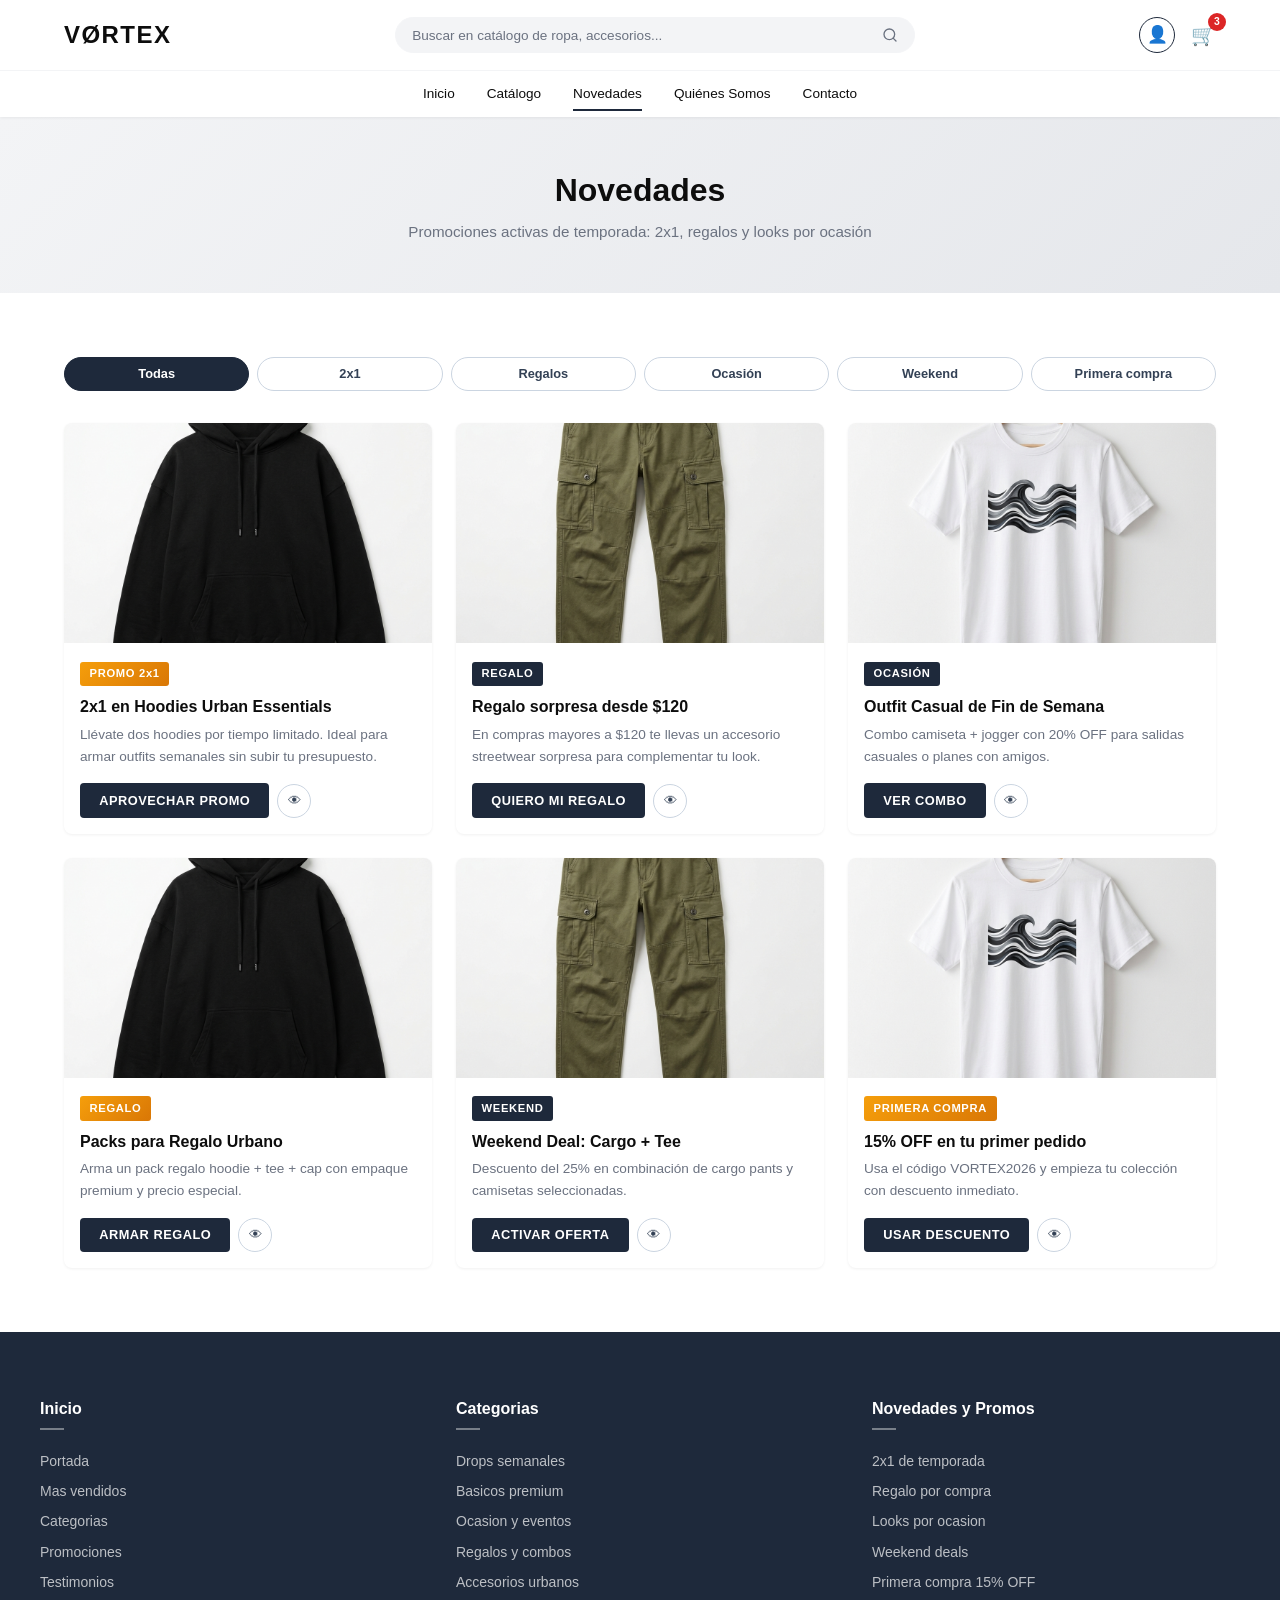
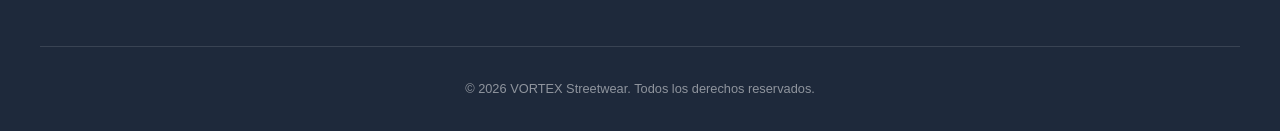
<file: novedades.html>
﻿<!DOCTYPE html>
<html lang="es">
<head>
  <meta charset="UTF-8">
  <meta name="viewport" content="width=device-width, initial-scale=1.0">
  <meta name="description" content="VØRTEX — Novedades en streetwear. Descubre los últimos lanzamientos.">
  <title>VØRTEX — Novedades</title>
  <link rel="stylesheet" href="styles.css">
</head>
<body>

  <!-- NAVBAR (Unified) -->
  <nav class="navbar" role="navigation" aria-label="Menú principal">
    <div class="navbar__top">
      <a href="index.html" class="navbar__brand">VØRTEX</a>
      <div class="navbar__search-slot">
        <form class="navbar__search-form" role="search" onsubmit="event.preventDefault()">
          <input class="navbar__search-input" type="search" placeholder="Buscar en catálogo de ropa, accesorios..." aria-label="Buscar productos">
          <button class="navbar__search-btn" type="submit" aria-label="Buscar">
            <svg width="16" height="16" viewBox="0 0 24 24" fill="none" stroke="currentColor" stroke-width="2" stroke-linecap="round" stroke-linejoin="round" aria-hidden="true"><circle cx="11" cy="11" r="8"/><line x1="21" y1="21" x2="16.65" y2="16.65"/></svg>
          </button>
        </form>
      </div>
      <div class="navbar__actions">
        <a href="login.html" class="navbar__login-link" aria-label="Mi cuenta">👤</a>
        <a href="carrito.html" class="navbar__cart" aria-label="Ver carrito de compras">🛒<span class="navbar__cart-badge" id="cart-badge">3</span></a>
        <button class="navbar__hamburger" aria-label="Abrir menú de navegación" aria-expanded="false" id="hamburger"><span></span><span></span><span></span></button>
      </div>
    </div>
    <div class="navbar__bottom">
      <div class="navbar__links">
        <a href="index.html">Inicio</a>
        <a href="catalogo.html">Catálogo</a>
        <a href="novedades.html" aria-current="page">Novedades</a>
                <a href="quienes-somos.html">Quiénes Somos</a>
        <a href="contacto.html">Contacto</a>
      </div>
    </div>
    <div class="navbar__mobile" id="mobile-menu">
      <a href="index.html">Inicio</a>
      <a href="catalogo.html">Catálogo</a>
      <a href="novedades.html">Novedades</a>
            <a href="quienes-somos.html">Quiénes Somos</a>
      <a href="contacto.html">Contacto</a>
      <a href="login.html">Iniciar Sesión</a>
    </div>
  </nav>

  <main>
    <section class="page-header">
      <div class="container">
        <h1>Novedades</h1>
        <p>Promociones activas de temporada: 2x1, regalos y looks por ocasión</p>
      </div>
    </section>

    <!-- Novedades Grid -->
    <section class="section">
      <div class="container">
        <div class="novedades-filter" aria-label="Filtrar novedades por promoción u ocasión">
          <button class="novedades-filter__btn active" data-filter="all" onclick="applyNovedadesFilter('all', this)">Todas</button>
          <button class="novedades-filter__btn" data-filter="2x1" onclick="applyNovedadesFilter('2x1', this)">2x1</button>
          <button class="novedades-filter__btn" data-filter="regalo" onclick="applyNovedadesFilter('regalo', this)">Regalos</button>
          <button class="novedades-filter__btn" data-filter="ocasion" onclick="applyNovedadesFilter('ocasion', this)">Ocasión</button>
          <button class="novedades-filter__btn" data-filter="weekend" onclick="applyNovedadesFilter('weekend', this)">Weekend</button>
          <button class="novedades-filter__btn" data-filter="primera" onclick="applyNovedadesFilter('primera', this)">Primera compra</button>
        </div>

        <div class="novedades-grid">
          <article class="novedades-card" id="promos-2x1" data-id="PROD-010" data-tag="2x1 promo">
            <div class="novedades-card__img"><img src="assets/images/product-hoodie.png" alt="Promo 2x1 en hoodies"></div>
            <div class="novedades-card__body">
              <span class="product-card__badge product-card__badge--featured">PROMO 2x1</span>
              <h3 class="novedades-card__title">2x1 en Hoodies Urban Essentials</h3>
              <p class="novedades-card__desc">Llévate dos hoodies por tiempo limitado. Ideal para armar outfits semanales sin subir tu presupuesto.</p>
              <div class="novedades-card__actions">
                <button class="btn btn-primary btn-sm" onclick="openModal('add-cart-modal')">Aprovechar promo</button>
                <button class="btn-icon" aria-label="Ver detalle del producto" onclick="openProductDetail('PROD-010')">👁</button>
              </div>
            </div>
          </article>
          <article class="novedades-card" id="promo-regalo" data-id="PROD-011" data-tag="regalo promo">
            <div class="novedades-card__img"><img src="assets/images/product-cargo.png" alt="Promo con regalo por compra"></div>
            <div class="novedades-card__body">
              <span class="product-card__badge product-card__badge--new">REGALO</span>
              <h3 class="novedades-card__title">Regalo sorpresa desde $120</h3>
              <p class="novedades-card__desc">En compras mayores a $120 te llevas un accesorio streetwear sorpresa para complementar tu look.</p>
              <div class="novedades-card__actions">
                <button class="btn btn-primary btn-sm" onclick="openModal('add-cart-modal')">Quiero mi regalo</button>
                <button class="btn-icon" aria-label="Ver detalle del producto" onclick="openProductDetail('PROD-011')">👁</button>
              </div>
            </div>
          </article>
          <article class="novedades-card" id="looks-ocasion" data-id="PROD-012" data-tag="ocasion look">
            <div class="novedades-card__img"><img src="assets/images/product-tee.png" alt="Looks por ocasión casual"></div>
            <div class="novedades-card__body">
              <span class="product-card__badge product-card__badge--new">OCASIÓN</span>
              <h3 class="novedades-card__title">Outfit Casual de Fin de Semana</h3>
              <p class="novedades-card__desc">Combo camiseta + jogger con 20% OFF para salidas casuales o planes con amigos.</p>
              <div class="novedades-card__actions">
                <button class="btn btn-primary btn-sm" onclick="openModal('add-cart-modal')">Ver combo</button>
                <button class="btn-icon" aria-label="Ver detalle del producto" onclick="openProductDetail('PROD-012')">👁</button>
              </div>
            </div>
          </article>
          <article class="novedades-card" id="promo-regalos" data-id="PROD-013" data-tag="regalo combo">
            <div class="novedades-card__img"><img src="assets/images/product-hoodie.png" alt="Pack regalo streetwear"></div>
            <div class="novedades-card__body">
              <span class="product-card__badge product-card__badge--featured">REGALO</span>
              <h3 class="novedades-card__title">Packs para Regalo Urbano</h3>
              <p class="novedades-card__desc">Arma un pack regalo hoodie + tee + cap con empaque premium y precio especial.</p>
              <div class="novedades-card__actions">
                <button class="btn btn-primary btn-sm" onclick="openModal('add-cart-modal')">Armar regalo</button>
                <button class="btn-icon" aria-label="Ver detalle del producto" onclick="openProductDetail('PROD-013')">👁</button>
              </div>
            </div>
          </article>
          <article class="novedades-card" id="promo-fin-semana" data-id="PROD-014" data-tag="weekend promo">
            <div class="novedades-card__img"><img src="assets/images/product-cargo.png" alt="Oferta fin de semana en cargos"></div>
            <div class="novedades-card__body">
              <span class="product-card__badge product-card__badge--new">WEEKEND</span>
              <h3 class="novedades-card__title">Weekend Deal: Cargo + Tee</h3>
              <p class="novedades-card__desc">Descuento del 25% en combinación de cargo pants y camisetas seleccionadas.</p>
              <div class="novedades-card__actions">
                <button class="btn btn-primary btn-sm" onclick="openModal('add-cart-modal')">Activar oferta</button>
                <button class="btn-icon" aria-label="Ver detalle del producto" onclick="openProductDetail('PROD-014')">👁</button>
              </div>
            </div>
          </article>
          <article class="novedades-card" id="promo-primer-compra" data-id="PROD-015" data-tag="primera promo">
            <div class="novedades-card__img"><img src="assets/images/product-tee.png" alt="Descuento para primera compra"></div>
            <div class="novedades-card__body">
              <span class="product-card__badge product-card__badge--featured">PRIMERA COMPRA</span>
              <h3 class="novedades-card__title">15% OFF en tu primer pedido</h3>
              <p class="novedades-card__desc">Usa el código VORTEX2026 y empieza tu colección con descuento inmediato.</p>
              <div class="novedades-card__actions">
                <button class="btn btn-primary btn-sm" onclick="openModal('add-cart-modal')">Usar descuento</button>
                <button class="btn-icon" aria-label="Ver detalle del producto" onclick="openProductDetail('PROD-015')">👁</button>
              </div>
            </div>
          </article>
        </div>
      </div>
    </section>

  </main>

  <!-- FOOTER (Unified) -->
      <footer class="footer" role="contentinfo">
    <div class="footer__grid">
      <div class="footer__col">
        <h3>Inicio</h3>
        <a href="index.html">Portada</a>
        <a href="index.html#mas-vendidos">Mas vendidos</a>
        <a href="index.html#categorias">Categorias</a>
        <a href="index.html#promos">Promociones</a>
        <a href="index.html#testimonios">Testimonios</a>
      </div>
      <div class="footer__col">
        <h3>Categorias</h3>
        <a href="catalogo.html?cat=drops">Drops semanales</a>
        <a href="catalogo.html?cat=basicos">Basicos premium</a>
        <a href="catalogo.html?cat=ocasion">Ocasion y eventos</a>
        <a href="catalogo.html?cat=regalos">Regalos y combos</a>
        <a href="catalogo.html?cat=accesorios">Accesorios urbanos</a>
      </div>
      <div class="footer__col">
        <h3>Novedades y Promos</h3>
        <a href="novedades.html#promos-2x1">2x1 de temporada</a>
        <a href="novedades.html#promo-regalo">Regalo por compra</a>
        <a href="novedades.html#looks-ocasion">Looks por ocasion</a>
        <a href="novedades.html#promo-fin-semana">Weekend deals</a>
        <a href="novedades.html#promo-primer-compra">Primera compra 15% OFF</a>
      </div>
    </div>
    <div class="footer__bottom">
      <p>&copy; 2026 VORTEX Streetwear. Todos los derechos reservados.</p>
    </div>
  </footer>

  <!-- MODAL -->
  <div class="modal-overlay" id="add-cart-modal" role="dialog" aria-modal="true" aria-labelledby="modal-add-title">
    <div class="modal">
      <h2 id="modal-add-title">Producto agregado</h2>
      <p>¿Deseas ir al carrito o seguir comprando?</p>
      <div class="modal__actions">
        <button class="btn btn-outline btn-sm" onclick="closeModal('add-cart-modal')">Seguir comprando</button>
        <a href="carrito.html" class="btn btn-primary btn-sm">Ir al carrito</a>
      </div>
    </div>
  </div>

  <!-- MODAL: DETALLE DE PRODUCTO -->
  <div class="modal-overlay" id="product-detail-modal" role="dialog" aria-modal="true" aria-labelledby="product-detail-title">
    <div class="modal modal--product-detail">
      <div class="product-detail">
        <div class="product-detail__media">
          <img id="detail-image" src="assets/images/product-hoodie.png" alt="Detalle del producto">
        </div>
        <div class="product-detail__info">
          <span class="product-card__badge product-card__badge--featured" id="detail-badge">PROMO</span>
          <h2 id="product-detail-title">Producto</h2>
          <p class="product-detail__price" id="detail-price">$0.00</p>
          <p class="product-detail__desc" id="detail-desc">Descripción del producto.</p>
          <ul class="product-detail__bullets" id="detail-bullets"></ul>

          <div class="size-block">
            <div class="size-block__header">
              <label for="detail-size">Selecciona talla</label>
              <button class="size-guide-btn" type="button" onclick="toggleSizeGuide()">Guía de tallas</button>
            </div>
            <select id="detail-size" class="size-select" aria-label="Seleccionar talla">
              <option value="S">S</option>
              <option value="M">M</option>
              <option value="L">L</option>
              <option value="XL">XL</option>
            </select>
            <p class="size-guide-text" id="size-guide-text">Referencia rápida: S(84-88 cm busto), M(89-94), L(95-101), XL(102-108).</p>

            <form class="size-recommender" onsubmit="event.preventDefault(); recommendSize();">
              <h4>Recomendación de talla</h4>
              <div class="size-recommender__row">
                <label for="busto-input">Busto (cm)</label>
                <input type="number" id="busto-input" min="70" max="140" required>
              </div>
              <div class="size-recommender__row">
                <label for="cintura-input">Cintura (cm)</label>
                <input type="number" id="cintura-input" min="55" max="130" required>
              </div>
              <button class="btn btn-outline btn-sm" type="submit">Calcular talla</button>
              <p class="size-recommender__result" id="size-result">Ingresa tus medidas para recomendarte una talla.</p>
            </form>
          </div>

          <div class="modal__actions">
            <button class="btn btn-primary btn-sm" onclick="closeModal('product-detail-modal')">Agregar y cerrar</button>
            <button class="btn btn-outline btn-sm" onclick="closeModal('product-detail-modal')">Seguir viendo</button>
          </div>
        </div>
      </div>
    </div>
  </div>

  <script>
    var hamburger = document.getElementById('hamburger');
    var mobileMenu = document.getElementById('mobile-menu');
    hamburger.addEventListener('click', function() {
      var expanded = mobileMenu.classList.toggle('active');
      hamburger.setAttribute('aria-expanded', expanded);
    });
    var productDetails = {
      'PROD-010': {
        title: '2x1 Hoodies Urban Essentials',
        badge: 'PROMO 2x1',
        price: '$89.99 c/u',
        image: 'assets/images/product-hoodie.png',
        desc: 'Hoodie de algodón pesado para clima templado/frío con acabados premium.',
        bullets: ['Tejido 420 gsm', 'Corte oversize', 'Color resistente al lavado']
      },
      'PROD-011': {
        title: 'Regalo sorpresa por compra',
        badge: 'REGALO',
        price: 'Desde $120',
        image: 'assets/images/product-cargo.png',
        desc: 'Activa un regalo sorpresa en compras elegibles de nueva colección.',
        bullets: ['Accesorio edición limitada', 'Aplica en compras seleccionadas', 'Stock limitado']
      },
      'PROD-012': {
        title: 'Combo ocasión casual',
        badge: 'OCASIÓN',
        price: '$109.99',
        image: 'assets/images/product-tee.png',
        desc: 'Look armado para salidas casuales, cómodo y fácil de combinar.',
        bullets: ['Tee + jogger', '20% de descuento', 'Disponible en tallas S a XL']
      },
      'PROD-013': {
        title: 'Pack regalo urbano',
        badge: 'REGALO',
        price: '$129.99',
        image: 'assets/images/product-hoodie.png',
        desc: 'Pack especial para regalos con empaque premium y selección curada.',
        bullets: ['Empaque premium', 'Selección curada', 'Ideal para fechas especiales']
      },
      'PROD-014': {
        title: 'Weekend Deal Cargo + Tee',
        badge: 'WEEKEND',
        price: '$94.99',
        image: 'assets/images/product-cargo.png',
        desc: 'Oferta de fin de semana para completar look urbano con descuento.',
        bullets: ['25% OFF', 'Duración limitada', 'Combinación más vendida']
      },
      'PROD-015': {
        title: 'Primera compra 15% OFF',
        badge: 'PRIMERA COMPRA',
        price: 'Código VORTEX2026',
        image: 'assets/images/product-tee.png',
        desc: 'Descuento para nuevos clientes sobre prendas seleccionadas.',
        bullets: ['Activa en checkout', 'Acumulable con envío gratis', 'Válido en nuevos ingresos']
      }
    };

    function openModal(id) {
      var overlay = document.getElementById(id);
      overlay.classList.add('active');
      var firstBtn = overlay.querySelector('button, a');
      if (firstBtn) firstBtn.focus();
      overlay.addEventListener('keydown', trapFocus);
    }
    function closeModal(id) {
      var overlay = document.getElementById(id);
      overlay.classList.remove('active');
      overlay.removeEventListener('keydown', trapFocus);
    }
    function trapFocus(e) {
      if (e.key === 'Escape') { e.currentTarget.classList.remove('active'); e.currentTarget.removeEventListener('keydown', trapFocus); return; }
      if (e.key !== 'Tab') return;
      var focusable = e.currentTarget.querySelector('.modal').querySelectorAll('button, a, input, [tabindex]:not([tabindex="-1"])');
      var first = focusable[0], last = focusable[focusable.length - 1];
      if (e.shiftKey && document.activeElement === first) { e.preventDefault(); last.focus(); }
      else if (!e.shiftKey && document.activeElement === last) { e.preventDefault(); first.focus(); }
    }

    function openProductDetail(productId) {
      var data = productDetails[productId];
      if (!data) return;
      document.getElementById('product-detail-title').textContent = data.title;
      document.getElementById('detail-badge').textContent = data.badge;
      document.getElementById('detail-price').textContent = data.price;
      document.getElementById('detail-desc').textContent = data.desc;
      document.getElementById('detail-image').src = data.image;
      document.getElementById('detail-image').alt = data.title;

      var list = document.getElementById('detail-bullets');
      list.innerHTML = '';
      data.bullets.forEach(function(item) {
        var li = document.createElement('li');
        li.textContent = item;
        list.appendChild(li);
      });

      document.getElementById('size-result').textContent = 'Ingresa tus medidas para recomendarte una talla.';
      openModal('product-detail-modal');
    }

    function toggleSizeGuide() {
      var guide = document.getElementById('size-guide-text');
      guide.classList.toggle('active');
    }

    function recommendSize() {
      var busto = Number.parseInt(document.getElementById('busto-input').value, 10);
      var cintura = Number.parseInt(document.getElementById('cintura-input').value, 10);
      var result;

      if (busto <= 88 && cintura <= 74) result = 'Tu talla recomendada es S.';
      else if (busto <= 94 && cintura <= 80) result = 'Tu talla recomendada es M.';
      else if (busto <= 101 && cintura <= 88) result = 'Tu talla recomendada es L.';
      else result = 'Tu talla recomendada es XL.';

      document.getElementById('size-result').textContent = result;
    }

    function applyNovedadesFilter(filter, trigger) {
      document.querySelectorAll('.novedades-filter__btn').forEach(function(btn) {
        btn.classList.remove('active');
      });
      if (trigger) trigger.classList.add('active');

      document.querySelectorAll('.novedades-card').forEach(function(card) {
        var tags = card.dataset.tag || '';
        if (filter === 'all' || tags.includes(filter)) {
          card.classList.remove('is-hidden');
        } else {
          card.classList.add('is-hidden');
        }
      });
    }

    (function initFilterFromURL() {
      var params = new URLSearchParams(globalThis.location.search);
      var filtro = params.get('filtro');
      if (!filtro) return;
      var btn = document.querySelector('.novedades-filter__btn[data-filter="' + filtro + '"]');
      applyNovedadesFilter(filtro, btn || null);
    })();

    document.querySelectorAll('.modal-overlay').forEach(function(o) {
      o.addEventListener('click', function(e) { if (e.target === o) closeModal(o.id); });
    });
  </script>
</body>
</html>
</file>
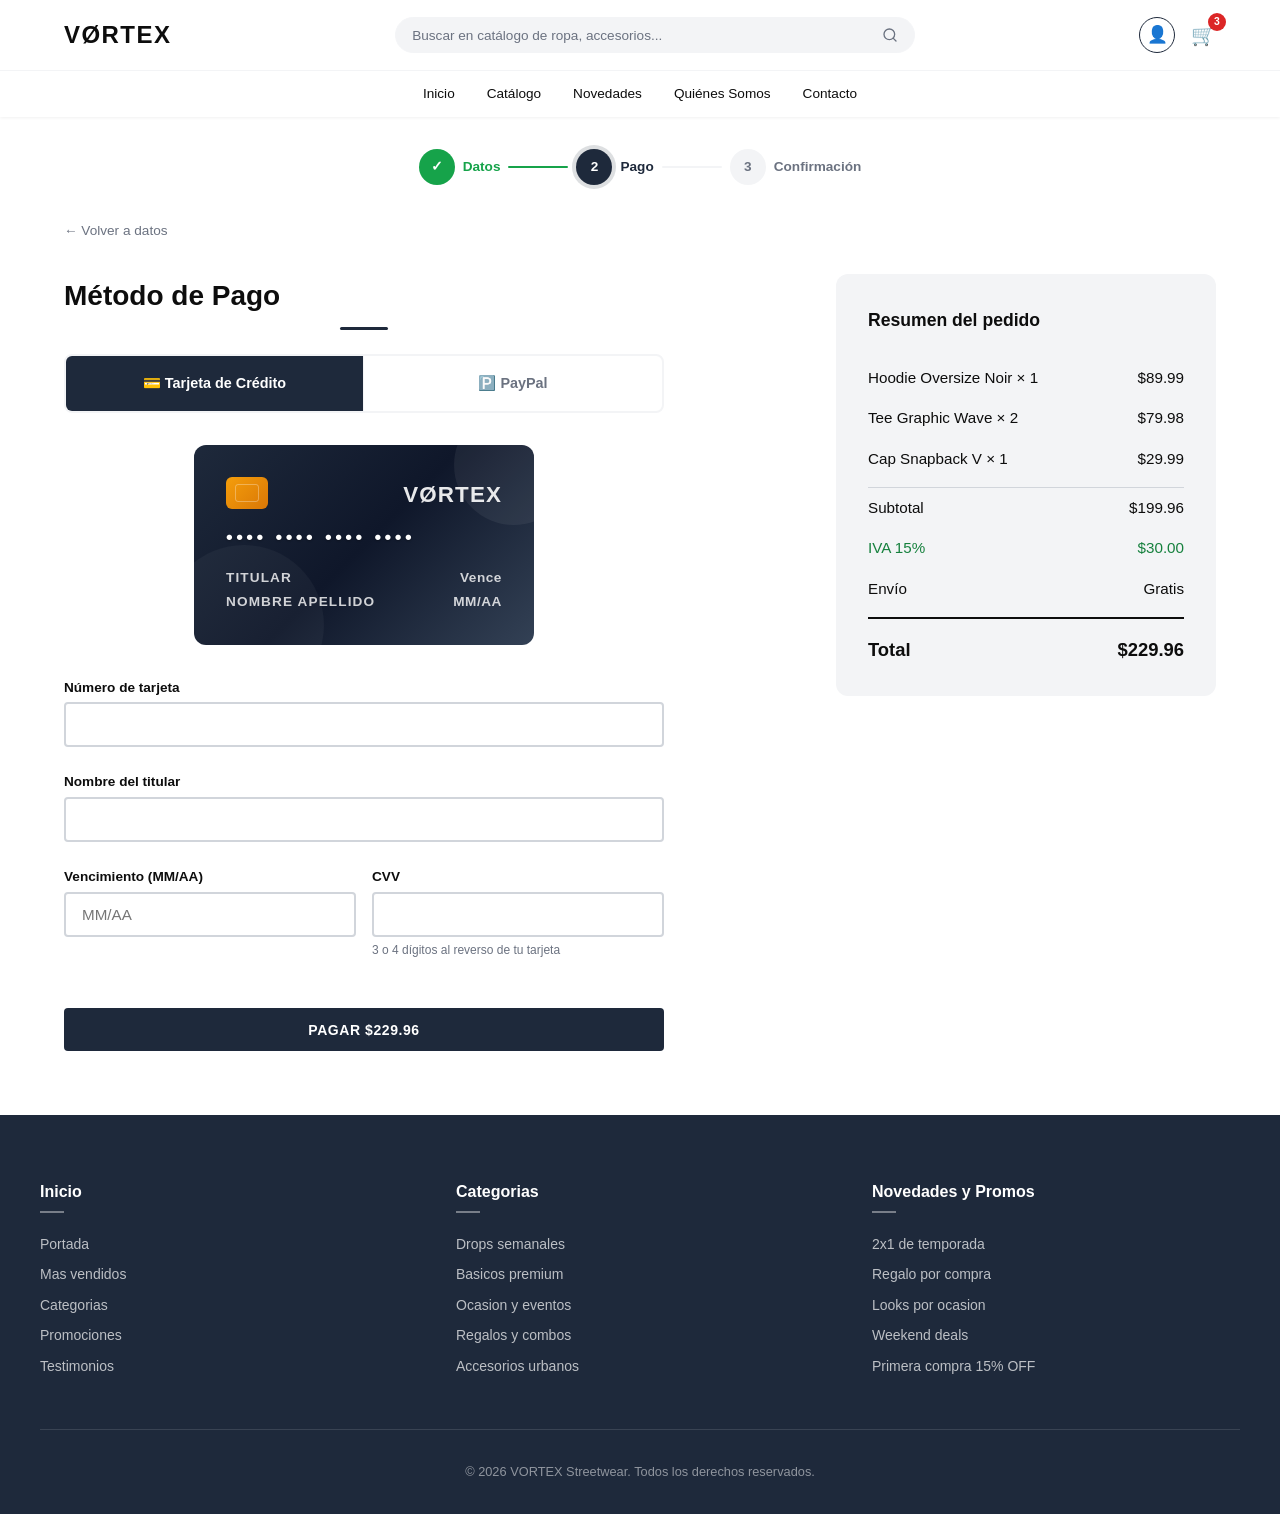
<file: pago.html>
﻿<!DOCTYPE html>
<html lang="es">
<head>
  <meta charset="UTF-8">
  <meta name="viewport" content="width=device-width, initial-scale=1.0">
  <meta name="description" content="VØRTEX — Método de pago. PayPal o Tarjeta de crédito con simulación visual.">
  <title>VØRTEX — Pago</title>
  <link rel="stylesheet" href="styles.css">
</head>
<body>

  <!-- NAVBAR (Unified) -->
  <nav class="navbar" role="navigation" aria-label="Menú principal">
    <div class="navbar__top">
      <a href="index.html" class="navbar__brand">VØRTEX</a>
      <div class="navbar__search-slot">
        <form class="navbar__search-form" role="search" onsubmit="event.preventDefault()">
          <input class="navbar__search-input" type="search" placeholder="Buscar en catálogo de ropa, accesorios..." aria-label="Buscar productos">
          <button class="navbar__search-btn" type="submit" aria-label="Buscar">
            <svg width="16" height="16" viewBox="0 0 24 24" fill="none" stroke="currentColor" stroke-width="2" stroke-linecap="round" stroke-linejoin="round" aria-hidden="true"><circle cx="11" cy="11" r="8"/><line x1="21" y1="21" x2="16.65" y2="16.65"/></svg>
          </button>
        </form>
      </div>
      <div class="navbar__actions">
        <a href="login.html" class="navbar__login-link" aria-label="Mi cuenta">👤</a>
        <a href="carrito.html" class="navbar__cart" aria-label="Ver carrito de compras">🛒<span class="navbar__cart-badge" id="cart-badge">3</span></a>
        <button class="navbar__hamburger" aria-label="Abrir menú de navegación" aria-expanded="false" id="hamburger"><span></span><span></span><span></span></button>
      </div>
    </div>
    <div class="navbar__bottom">
      <div class="navbar__links">
        <a href="index.html">Inicio</a>
        <a href="catalogo.html">Catálogo</a>
        <a href="novedades.html">Novedades</a>
                <a href="quienes-somos.html">Quiénes Somos</a>
        <a href="contacto.html">Contacto</a>
      </div>
    </div>
    <div class="navbar__mobile" id="mobile-menu">
      <a href="index.html">Inicio</a>
      <a href="catalogo.html">Catálogo</a>
      <a href="novedades.html">Novedades</a>
            <a href="quienes-somos.html">Quiénes Somos</a>
      <a href="contacto.html">Contacto</a>
      <a href="login.html">Iniciar Sesión</a>
    </div>
  </nav>

  <main>
    <!-- Stepper -->
    <div class="container">
      <div class="stepper" aria-label="Progreso del pedido">
        <div class="stepper__step completed">
          <span class="stepper__circle">✓</span>
          <span>Datos</span>
        </div>
        <div class="stepper__line done"></div>
        <div class="stepper__step active">
          <span class="stepper__circle">2</span>
          <span>Pago</span>
        </div>
        <div class="stepper__line"></div>
        <div class="stepper__step">
          <span class="stepper__circle">3</span>
          <span>Confirmación</span>
        </div>
      </div>
    </div>

    <section class="section" style="padding-top:0">
      <div class="container">
        <a href="checkout.html" class="back-link">← Volver a datos</a>

        <div class="checkout-layout">
          <!-- Payment Form -->
          <div class="checkout-form">
            <h2 class="section__title" style="text-align:left;margin-bottom:1.5rem">Método de Pago</h2>

            <!-- Payment Tabs (CSS-friendly) -->
            <div class="payment-tabs">
              <div class="payment-tab">
                <input type="radio" name="metodo_pago" id="tab-card" value="tarjeta" checked onchange="switchPaymentTab('card')">
                <label for="tab-card">💳 Tarjeta de Crédito</label>
              </div>
              <div class="payment-tab">
                <input type="radio" name="metodo_pago" id="tab-paypal" value="paypal" onchange="switchPaymentTab('paypal')">
                <label for="tab-paypal">🅿️ PayPal</label>
              </div>
            </div>

            <!-- TAB: Tarjeta de Crédito -->
            <div class="payment-tab-content visible" id="content-card">

              <!-- Credit Card Visual (CSS Flip) -->
              <div class="credit-card-container">
                <div class="credit-card" id="credit-card-visual">
                  <!-- Front Face -->
                  <div class="credit-card__face credit-card__front">
                    <div class="credit-card__brand">VØRTEX</div>
                    <div class="credit-card__chip"></div>
                    <div class="credit-card__number" id="card-display-number">•••• •••• •••• ••••</div>
                    <div class="credit-card__bottom">
                      <div class="credit-card__holder">
                        <span>Titular</span>
                        <span id="card-display-holder">NOMBRE APELLIDO</span>
                      </div>
                      <div class="credit-card__expiry">
                        <span>Vence</span>
                        <span id="card-display-expiry">MM/AA</span>
                      </div>
                    </div>
                  </div>
                  <!-- Back Face -->
                  <div class="credit-card__face credit-card__back">
                    <div class="credit-card__magstripe"></div>
                    <div class="credit-card__cvv-band">
                      <span>CVV</span>
                      <div class="credit-card__cvv-value" id="card-display-cvv">•••</div>
                    </div>
                  </div>
                </div>
              </div>

              <!-- Card Form Fields -->
              <div class="form-group">
                <label for="numero_tarjeta">Número de tarjeta</label>
                <input type="text" id="numero_tarjeta" name="numero_tarjeta" required aria-required="true" autocomplete="cc-number" pattern="[0-9\s]{13,19}" placeholder=" " maxlength="19" oninput="updateCardDisplay()">
                <p class="error-msg" role="alert">Ingresa un número de tarjeta válido (13 a 19 dígitos).</p>
              </div>
              <div class="form-group">
                <label for="nombre_titular">Nombre del titular</label>
                <input type="text" id="nombre_titular" name="nombre_titular" required aria-required="true" autocomplete="cc-name" placeholder=" " oninput="updateCardDisplay()">
                <p class="error-msg" role="alert">Ingresa el nombre que aparece en la tarjeta.</p>
              </div>
              <div class="form-row">
                <div class="form-group">
                  <label for="fecha_vencimiento">Vencimiento (MM/AA)</label>
                  <input type="text" id="fecha_vencimiento" name="fecha_vencimiento" required aria-required="true" autocomplete="cc-exp" pattern="(0[1-9]|1[0-2])\/[0-9]{2}" placeholder="MM/AA" maxlength="5" oninput="updateCardDisplay()">
                  <p class="error-msg" role="alert">Formato válido: MM/AA (ejemplo: 06/28).</p>
                </div>
                <div class="form-group">
                  <label for="cvv">CVV</label>
                  <input type="password" id="cvv" name="cvv" required aria-required="true" autocomplete="cc-csc" pattern="[0-9]{3,4}" maxlength="4" aria-describedby="cvv-tooltip" placeholder=" " onfocus="flipCard(true)" onblur="flipCard(false)" oninput="updateCardDisplay()">
                  <p class="tooltip" id="cvv-tooltip">3 o 4 dígitos al reverso de tu tarjeta</p>
                  <p class="error-msg" role="alert">Ingresa los 3 o 4 dígitos del CVV.</p>
                </div>
              </div>
            </div>

            <!-- TAB: PayPal -->
            <div class="payment-tab-content" id="content-paypal">
              <div class="paypal-placeholder">
                <div class="paypal-placeholder__logo">🅿️</div>
                <p class="paypal-placeholder__text">Serás redirigido a PayPal para completar tu pago de forma segura.</p>
                <button type="button" class="btn-paypal" onclick="openModal('pay-modal')">Pagar con PayPal — $229.96</button>
              </div>
            </div>

            <button type="button" id="btn-pagar" class="btn btn-primary" style="margin-top:1.5rem;width:100%" onclick="handlePayment()">Pagar $229.96</button>
          </div>

          <!-- Order Summary with IVA 15% -->
          <div class="order-summary">
            <h3>Resumen del pedido</h3>
            <div class="order-summary__item"><span>Hoodie Oversize Noir × 1</span><span>$89.99</span></div>
            <div class="order-summary__item"><span>Tee Graphic Wave × 2</span><span>$79.98</span></div>
            <div class="order-summary__item"><span>Cap Snapback V × 1</span><span>$29.99</span></div>
            <div class="order-summary__item" style="border-top:1px solid #D1D5DB;padding-top:var(--space-sm);margin-top:var(--space-sm)"><span>Subtotal</span><span>$199.96</span></div>
            <div class="order-summary__item order-summary__item--iva" data-id_iva="IVA-001"><span>IVA 15%</span><span>$30.00</span></div>
            <div class="order-summary__item"><span>Envío</span><span>Gratis</span></div>
            <div class="order-summary__total"><span>Total</span><span>$229.96</span></div>
          </div>
        </div>
      </div>
    </section>
  </main>

  <!-- FOOTER (Unified) -->
      <footer class="footer" role="contentinfo">
    <div class="footer__grid">
      <div class="footer__col">
        <h3>Inicio</h3>
        <a href="index.html">Portada</a>
        <a href="index.html#mas-vendidos">Mas vendidos</a>
        <a href="index.html#categorias">Categorias</a>
        <a href="index.html#promos">Promociones</a>
        <a href="index.html#testimonios">Testimonios</a>
      </div>
      <div class="footer__col">
        <h3>Categorias</h3>
        <a href="catalogo.html?cat=drops">Drops semanales</a>
        <a href="catalogo.html?cat=basicos">Basicos premium</a>
        <a href="catalogo.html?cat=ocasion">Ocasion y eventos</a>
        <a href="catalogo.html?cat=regalos">Regalos y combos</a>
        <a href="catalogo.html?cat=accesorios">Accesorios urbanos</a>
      </div>
      <div class="footer__col">
        <h3>Novedades y Promos</h3>
        <a href="novedades.html#promos-2x1">2x1 de temporada</a>
        <a href="novedades.html#promo-regalo">Regalo por compra</a>
        <a href="novedades.html#looks-ocasion">Looks por ocasion</a>
        <a href="novedades.html#promo-fin-semana">Weekend deals</a>
        <a href="novedades.html#promo-primer-compra">Primera compra 15% OFF</a>
      </div>
    </div>
    <div class="footer__bottom">
      <p>&copy; 2026 VORTEX Streetwear. Todos los derechos reservados.</p>
    </div>
  </footer>

  <!-- MODAL: Confirmar pago -->
  <div class="modal-overlay" id="pay-modal" role="dialog" aria-modal="true" aria-labelledby="modal-pay-title">
    <div class="modal">
      <h2 id="modal-pay-title">Confirmar pago</h2>
      <p>¿Confirmar pago de <strong>$229.96</strong> (IVA 15% incluido)?</p>
      <div class="modal__actions">
        <button class="btn btn-outline btn-sm" onclick="closeModal('pay-modal')">Cancelar</button>
        <a href="confirmacion.html" class="btn btn-primary btn-sm">Confirmar Pago</a>
      </div>
    </div>
  </div>

  <script>
    var hamburger = document.getElementById('hamburger');
    var mobileMenu = document.getElementById('mobile-menu');
    hamburger.addEventListener('click', function() {
      var expanded = mobileMenu.classList.toggle('active');
      hamburger.setAttribute('aria-expanded', expanded);
    });

    // Payment Tab Switching
    function switchPaymentTab(tab) {
      document.getElementById('content-card').classList.toggle('visible', tab === 'card');
      document.getElementById('content-paypal').classList.toggle('visible', tab === 'paypal');
      var btnPagar = document.getElementById('btn-pagar');
      btnPagar.style.display = (tab === 'card') ? '' : 'none';
    }

    // Credit Card Flip
    function flipCard(show) {
      var card = document.getElementById('credit-card-visual');
      if (show) {
        card.classList.add('flipped');
      } else {
        card.classList.remove('flipped');
      }
    }

    // Real-time card display update
    function updateCardDisplay() {
      var num = document.getElementById('numero_tarjeta').value || '•••• •••• •••• ••••';
      var holder = document.getElementById('nombre_titular').value || 'NOMBRE APELLIDO';
      var exp = document.getElementById('fecha_vencimiento').value || 'MM/AA';
      var cvv = document.getElementById('cvv').value || '•••';

      document.getElementById('card-display-number').textContent = num;
      document.getElementById('card-display-holder').textContent = holder.toUpperCase();
      document.getElementById('card-display-expiry').textContent = exp;
      document.getElementById('card-display-cvv').textContent = cvv.replace(/./g, '•');
    }

    // Payment Validation
    function handlePayment() {
      var selected = document.querySelector('input[name="metodo_pago"]:checked').value;
      if (selected === 'tarjeta') {
        var container = document.getElementById('content-card');
        var groups = container.querySelectorAll('.form-group');
        var valid = true;
        groups.forEach(function(g) {
          var input = g.querySelector('input');
          if (input && !input.checkValidity()) {
            g.classList.add('has-error');
            valid = false;
          } else {
            g.classList.remove('has-error');
          }
        });
        if (!valid) return;
      }
      // Show loading state briefly
      var btn = document.getElementById('btn-pagar');
      btn.classList.add('is-loading');
      setTimeout(function() {
        btn.classList.remove('is-loading');
        openModal('pay-modal');
      }, 1200);
    }

    function openModal(id) {
      var overlay = document.getElementById(id);
      overlay.classList.add('active');
      var firstBtn = overlay.querySelector('button, a');
      if (firstBtn) firstBtn.focus();
      overlay.addEventListener('keydown', trapFocus);
    }
    function closeModal(id) {
      var overlay = document.getElementById(id);
      overlay.classList.remove('active');
      overlay.removeEventListener('keydown', trapFocus);
    }
    function trapFocus(e) {
      if (e.key === 'Escape') { e.currentTarget.classList.remove('active'); e.currentTarget.removeEventListener('keydown', trapFocus); return; }
      if (e.key !== 'Tab') return;
      var focusable = e.currentTarget.querySelector('.modal').querySelectorAll('button, a, input, [tabindex]:not([tabindex="-1"])');
      var first = focusable[0], last = focusable[focusable.length - 1];
      if (e.shiftKey && document.activeElement === first) { e.preventDefault(); last.focus(); }
      else if (!e.shiftKey && document.activeElement === last) { e.preventDefault(); first.focus(); }
    }
    document.querySelectorAll('.modal-overlay').forEach(function(o) {
      o.addEventListener('click', function(e) { if (e.target === o) closeModal(o.id); });
    });
  </script>
</body>
</html>
</file>
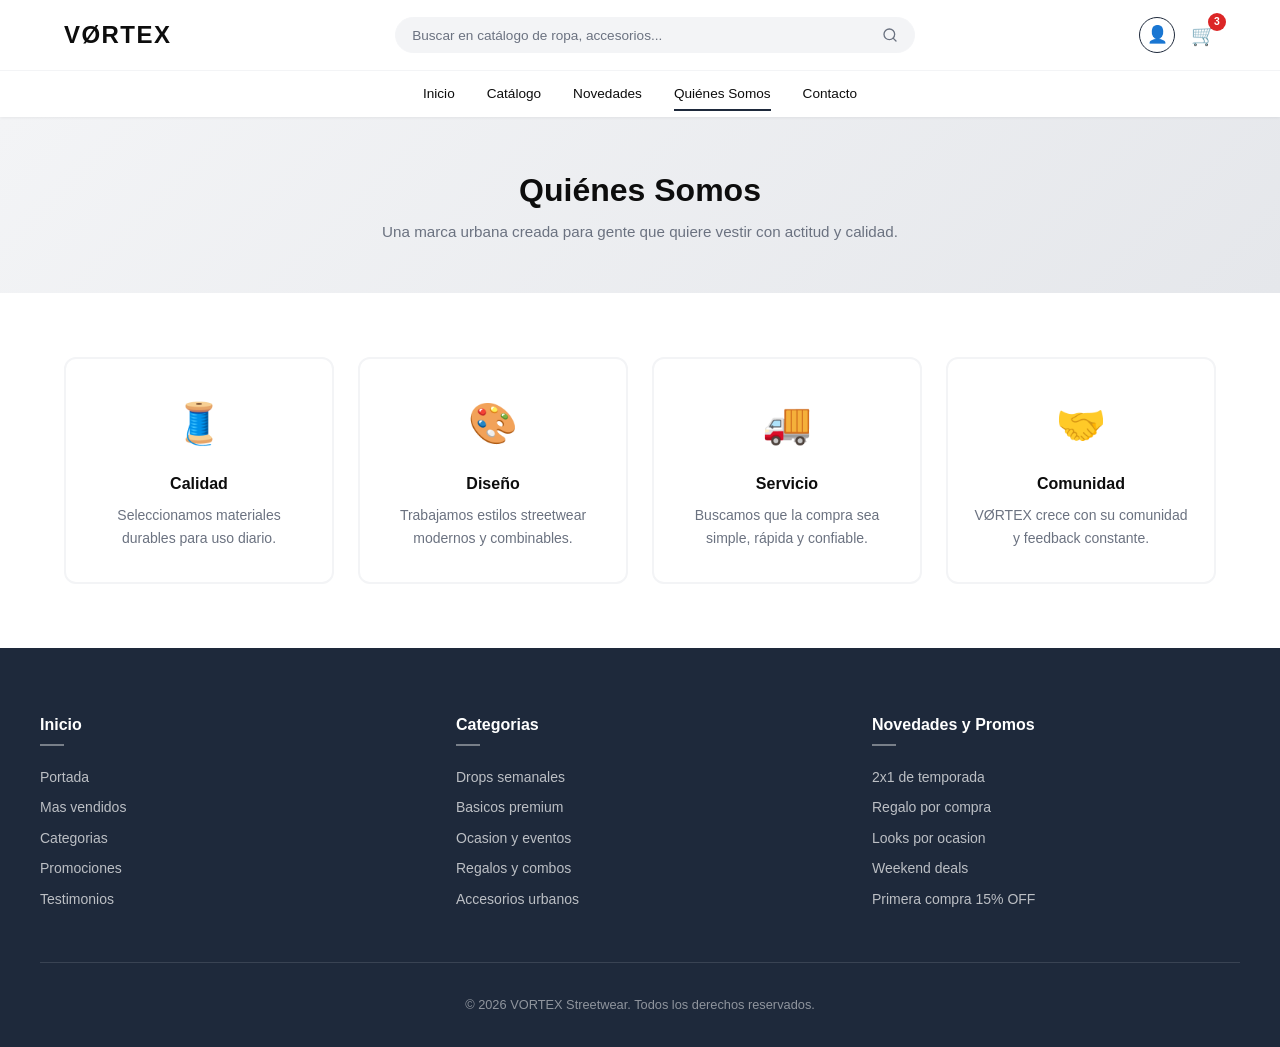
<file: quienes-somos.html>
<!DOCTYPE html>
<html lang="es">
<head>
  <meta charset="UTF-8">
  <meta name="viewport" content="width=device-width, initial-scale=1.0">
  <meta name="description" content="VØRTEX — Quiénes Somos.">
  <title>VØRTEX — Quiénes Somos</title>
  <link rel="stylesheet" href="styles.css">
</head>
<body>

  <nav class="navbar" role="navigation" aria-label="Menú principal">
    <div class="navbar__top">
      <a href="index.html" class="navbar__brand">VØRTEX</a>
      <div class="navbar__search-slot">
        <form class="navbar__search-form" role="search" onsubmit="event.preventDefault()">
          <input class="navbar__search-input" type="search" placeholder="Buscar en catálogo de ropa, accesorios..." aria-label="Buscar productos">
          <button class="navbar__search-btn" type="submit" aria-label="Buscar">
            <svg width="16" height="16" viewBox="0 0 24 24" fill="none" stroke="currentColor" stroke-width="2" stroke-linecap="round" stroke-linejoin="round" aria-hidden="true"><circle cx="11" cy="11" r="8"/><line x1="21" y1="21" x2="16.65" y2="16.65"/></svg>
          </button>
        </form>
      </div>
      <div class="navbar__actions">
        <a href="login.html" class="navbar__login-link" aria-label="Mi cuenta">👤</a>
        <a href="carrito.html" class="navbar__cart" aria-label="Ver carrito de compras">🛒<span class="navbar__cart-badge" id="cart-badge">3</span></a>
        <button class="navbar__hamburger" aria-label="Abrir menú de navegación" aria-expanded="false" id="hamburger"><span></span><span></span><span></span></button>
      </div>
    </div>
    <div class="navbar__bottom">
      <div class="navbar__links">
        <a href="index.html">Inicio</a>
        <a href="catalogo.html">Catálogo</a>
        <a href="novedades.html">Novedades</a>
        <a href="quienes-somos.html" aria-current="page">Quiénes Somos</a>
        <a href="contacto.html">Contacto</a>
      </div>
    </div>
    <div class="navbar__mobile" id="mobile-menu">
      <a href="index.html">Inicio</a>
      <a href="catalogo.html">Catálogo</a>
      <a href="novedades.html">Novedades</a>
      <a href="quienes-somos.html">Quiénes Somos</a>
      <a href="contacto.html">Contacto</a>
      <a href="login.html">Iniciar Sesión</a>
    </div>
  </nav>

  <main>
    <section class="page-header">
      <div class="container">
        <h1>Quiénes Somos</h1>
        <p>Una marca urbana creada para gente que quiere vestir con actitud y calidad.</p>
      </div>
    </section>

    <section class="section">
      <div class="container">
        <div class="why-grid">
          <div class="why-card">
            <div class="why-card__icon">🧵</div>
            <h3 class="why-card__title">Calidad</h3>
            <p class="why-card__desc">Seleccionamos materiales durables para uso diario.</p>
          </div>
          <div class="why-card">
            <div class="why-card__icon">🎨</div>
            <h3 class="why-card__title">Diseño</h3>
            <p class="why-card__desc">Trabajamos estilos streetwear modernos y combinables.</p>
          </div>
          <div class="why-card">
            <div class="why-card__icon">🚚</div>
            <h3 class="why-card__title">Servicio</h3>
            <p class="why-card__desc">Buscamos que la compra sea simple, rápida y confiable.</p>
          </div>
          <div class="why-card">
            <div class="why-card__icon">🤝</div>
            <h3 class="why-card__title">Comunidad</h3>
            <p class="why-card__desc">VØRTEX crece con su comunidad y feedback constante.</p>
          </div>
        </div>
      </div>
    </section>
  </main>

  <footer class="footer" role="contentinfo">
    <div class="footer__grid">
      <div class="footer__col">
        <h3>Inicio</h3>
        <a href="index.html">Portada</a>
        <a href="index.html#mas-vendidos">Mas vendidos</a>
        <a href="index.html#categorias">Categorias</a>
        <a href="index.html#promos">Promociones</a>
        <a href="index.html#testimonios">Testimonios</a>
      </div>
      <div class="footer__col">
        <h3>Categorias</h3>
        <a href="catalogo.html?cat=drops">Drops semanales</a>
        <a href="catalogo.html?cat=basicos">Basicos premium</a>
        <a href="catalogo.html?cat=ocasion">Ocasion y eventos</a>
        <a href="catalogo.html?cat=regalos">Regalos y combos</a>
        <a href="catalogo.html?cat=accesorios">Accesorios urbanos</a>
      </div>
      <div class="footer__col">
        <h3>Novedades y Promos</h3>
        <a href="novedades.html#promos-2x1">2x1 de temporada</a>
        <a href="novedades.html#promo-regalo">Regalo por compra</a>
        <a href="novedades.html#looks-ocasion">Looks por ocasion</a>
        <a href="novedades.html#promo-fin-semana">Weekend deals</a>
        <a href="novedades.html#promo-primer-compra">Primera compra 15% OFF</a>
      </div>
    </div>
    <div class="footer__bottom">
      <p>&copy; 2026 VORTEX Streetwear. Todos los derechos reservados.</p>
    </div>
  </footer>

  <script>
    var hamburger = document.getElementById('hamburger');
    var mobileMenu = document.getElementById('mobile-menu');
    hamburger.addEventListener('click', function() {
      var expanded = mobileMenu.classList.toggle('active');
      hamburger.setAttribute('aria-expanded', expanded);
    });
  </script>
</body>
</html>
</file>
<file: styles.css>
﻿/* ======================================
   HOME QUICK PICKS
   ====================================== */
.quick-picks {
  display: grid;
  grid-template-columns: repeat(4, 1fr);
  gap: var(--space-md);
}
.quick-pick {
  background: var(--color-white);
  border: 1px solid #E2E8F0;
  border-radius: var(--radius-md);
  padding: var(--space-lg);
  box-shadow: var(--shadow-sm);
  transition: transform var(--transition), box-shadow var(--transition), border-color var(--transition);
}
.quick-pick:hover {
  transform: translateY(-4px);
  border-color: #94A3B8;
  box-shadow: var(--shadow-md);
  opacity: 1;
}
.quick-pick__label {
  font-size: 0.72rem;
  font-weight: 700;
  letter-spacing: 0.06em;
  color: var(--color-midnight);
  text-transform: uppercase;
}
.quick-pick h3 {
  margin: var(--space-sm) 0;
  font-size: 1rem;
  color: var(--color-obsidian);
}
.quick-pick p {
  font-size: 0.85rem;
  color: var(--color-steel);
  line-height: 1.55;
}
/* ======================================
   VØRTEX STREETWEAR (BarBox) — Design System
   Proyecto IHC — Prototipo Alta Fidelidad
   Paleta: #FFFFFF · #0D0D0D · #6B7280 · #F3F4F6 · #1E293B
   IVA Ecuador: 15%
   ====================================== */

@import url('https://fonts.googleapis.com/css2?family=Inter:wght@300;400;500;600;700;800;900&display=swap');

:root {
  /* — Colors — */
  --color-bg:        #FFFFFF;
  --color-obsidian:  #0D0D0D;
  --color-steel:     #6B7280;
  --color-mist:      #F3F4F6;
  --color-midnight:  #1E293B;
  --color-white:     #FFFFFF;
  --color-success:   #16A34A;
  --color-error:     #DC2626;
  --color-warning:   #F59E0B;
  --color-iva:       #15803D;
  --color-accent:    #3B82F6;
  --color-paypal:    #003087;

  /* — Typography — */
  --font-main: 'Inter', -apple-system, BlinkMacSystemFont, 'Segoe UI', sans-serif;

  /* — Spacing — */
  --space-xs:  0.25rem;
  --space-sm:  0.5rem;
  --space-md:  1rem;
  --space-lg:  1.5rem;
  --space-xl:  2rem;
  --space-2xl: 3rem;
  --space-3xl: 4rem;

  /* — Transitions — */
  --transition: 0.25s ease;
  --transition-slow: 0.5s ease;

  /* — Shadows — */
  --shadow-sm:  0 1px 3px rgba(0,0,0,0.06);
  --shadow-md:  0 4px 12px rgba(0,0,0,0.08);
  --shadow-lg:  0 8px 24px rgba(0,0,0,0.12);
  --shadow-xl:  0 20px 50px rgba(0,0,0,0.15);

  /* — Border Radius — */
  --radius-sm: 4px;
  --radius-md: 8px;
  --radius-lg: 12px;
  --radius-xl: 16px;
  --radius-full: 50%;
}

/* ======================================
   RESET & BASE
   ====================================== */
*, *::before, *::after {
  margin: 0;
  padding: 0;
  box-sizing: border-box;
}

html {
  font-size: 16px;
  scroll-behavior: smooth;
  -webkit-font-smoothing: antialiased;
  -moz-osx-font-smoothing: grayscale;
}

body {
  font-family: var(--font-main);
  background-color: var(--color-bg);
  color: var(--color-obsidian);
  line-height: 1.6;
  overflow-x: hidden;
}

a {
  text-decoration: none;
  color: inherit;
  transition: opacity var(--transition), color var(--transition);
}
a:hover { opacity: 0.8; }

img { display: block; max-width: 100%; height: auto; }

button {
  cursor: pointer;
  font-family: inherit;
  border: none;
  background: none;
}

ul { list-style: none; }

/* — Utility Classes — */
.sr-only {
  position: absolute; width: 1px; height: 1px;
  padding: 0; margin: -1px; overflow: hidden;
  clip: rect(0,0,0,0); white-space: nowrap; border: 0;
}

.container {
  max-width: 1200px;
  margin: 0 auto;
  padding: 0 var(--space-lg);
}

/* ======================================
   BUTTONS
   ====================================== */
.btn {
  display: inline-flex;
  align-items: center;
  justify-content: center;
  gap: var(--space-sm);
  font-family: var(--font-main);
  font-size: 0.875rem;
  font-weight: 600;
  letter-spacing: 0.04em;
  text-transform: uppercase;
  border-radius: var(--radius-sm);
  padding: 0.85rem 2rem;
  transition: all var(--transition);
  position: relative;
  overflow: hidden;
}

.btn:focus-visible {
  outline: 2px solid var(--color-midnight);
  outline-offset: 2px;
}

.btn-primary {
  background-color: var(--color-midnight);
  color: var(--color-white);
}

.btn-primary:hover {
  background-color: #0f172a;
  transform: translateY(-2px);
  box-shadow: 0 6px 20px rgba(30,41,59,0.35);
  opacity: 1;
}

.btn-primary:active {
  transform: translateY(0);
}

.btn-outline {
  background-color: var(--color-white);
  color: var(--color-midnight);
  border: 2px solid var(--color-midnight);
}
.btn-outline:hover {
  background-color: var(--color-midnight);
  color: var(--color-white);
  opacity: 1;
}

.btn-sm { padding: 0.6rem 1.2rem; font-size: 0.8rem; }

.btn--block {
  width: 100%;
}

.btn-success {
  background-color: var(--color-success);
  color: var(--color-white);
}
.btn-success:hover {
  background-color: #15803D;
  transform: translateY(-2px);
  opacity: 1;
}

/* ======================================
   LOADING STATE
   ====================================== */
.is-loading {
  pointer-events: none;
  opacity: 0.7;
  position: relative;
  color: transparent !important;
}

.is-loading::after {
  content: '';
  position: absolute;
  top: 50%;
  left: 50%;
  width: 20px;
  height: 20px;
  margin: -10px 0 0 -10px;
  border: 3px solid rgba(255,255,255,0.3);
  border-top-color: var(--color-white);
  border-radius: var(--radius-full);
  animation: spin 0.6s linear infinite;
}

@keyframes spin {
  to { transform: rotate(360deg); }
}

/* ======================================
   NAVBAR — Unified across all pages
   ====================================== */
.navbar {
  position: sticky;
  top: 0;
  z-index: 1000;
  background-color: rgba(255,255,255,0.97);
  backdrop-filter: blur(12px);
  -webkit-backdrop-filter: blur(12px);
  box-shadow: var(--shadow-sm);
}

/* Row 1: logo | search | actions */
.navbar__top {
  max-width: 1200px;
  margin: 0 auto;
  display: grid;
  grid-template-columns: auto 1fr auto;
  align-items: center;
  gap: var(--space-lg);
  padding: var(--space-md) var(--space-lg);
}

.navbar__brand {
  font-size: 1.5rem;
  font-weight: 900;
  color: var(--color-obsidian);
  letter-spacing: 0.06em;
  white-space: nowrap;
}
.navbar__brand:hover { opacity: 1; }

/* Central search */
.navbar__search-slot { display: flex; align-items: center; width: 100%; }
.navbar__search-form {
  display: flex;
  align-items: center;
  width: 100%;
  max-width: 520px;
  margin: 0 auto;
  border: 1.5px solid var(--color-mist);
  border-radius: 24px;
  overflow: hidden;
  background: var(--color-mist);
  transition: border-color var(--transition), box-shadow var(--transition);
}
.navbar__search-form:focus-within {
  border-color: var(--color-midnight);
  box-shadow: 0 0 0 3px rgba(30,41,59,0.08);
  background: var(--color-white);
}
.navbar__search-input {
  flex: 1; border: none; background: transparent;
  padding: 0.55rem var(--space-md);
  font-size: 0.85rem; font-family: inherit;
  color: var(--color-obsidian);
  outline: none;
}
.navbar__search-input::placeholder { color: var(--color-steel); }
.navbar__search-btn {
  background: none; border: none; cursor: pointer;
  color: var(--color-steel); padding: 0.55rem var(--space-md);
  display: flex; align-items: center;
  transition: color var(--transition);
}
.navbar__search-btn:hover { color: var(--color-midnight); }

.navbar__actions {
  display: flex;
  align-items: center;
  gap: var(--space-md);
  justify-content: flex-end;
}

/* Row 2: nav links centered */
.navbar__bottom {
  border-top: 1px solid var(--color-mist);
}
.navbar__links {
  max-width: 1200px;
  margin: 0 auto;
  display: flex;
  justify-content: center;
  gap: var(--space-xl);
  padding: var(--space-sm) var(--space-lg);
}
.navbar__links a {
  font-size: 0.85rem;
  font-weight: 500;
  color: var(--color-obsidian);
  position: relative;
  padding: var(--space-xs) 0;
  transition: color var(--transition);
}
.navbar__links a::after {
  content: '';
  position: absolute;
  bottom: -2px; left: 0;
  width: 0; height: 2px;
  background-color: var(--color-midnight);
  transition: width var(--transition);
}
.navbar__links a:hover::after,
.navbar__links a[aria-current="page"]::after { width: 100%; }
.navbar__links a:hover { opacity: 1; color: var(--color-midnight); }

/* Cart badge */
.navbar__cart {
  position: relative;
  font-size: 1.25rem;
  display: flex;
  align-items: center;
}
.navbar__cart-badge {
  position: absolute;
  top: -6px; right: -10px;
  width: 18px; height: 18px;
  background-color: var(--color-error);
  color: var(--color-white);
  font-size: 0.65rem;
  font-weight: 700;
  border-radius: var(--radius-full);
  display: flex;
  align-items: center;
  justify-content: center;
}

.navbar__login-link {
  font-size: 1.05rem;
  font-weight: 700;
  color: var(--color-midnight);
  width: 36px;
  height: 36px;
  border: 1.5px solid var(--color-midnight);
  border-radius: var(--radius-full);
  display: inline-flex;
  align-items: center;
  justify-content: center;
  transition: all var(--transition);
  line-height: 1;
}
.navbar__login-link:hover {
  background-color: var(--color-midnight);
  color: var(--color-white);
  opacity: 1;
}

/* Hamburger */
.navbar__hamburger {
  display: none;
  flex-direction: column;
  gap: 5px;
  padding: var(--space-sm);
}
.navbar__hamburger span {
  display: block; width: 22px; height: 2px;
  background-color: var(--color-obsidian);
  transition: all var(--transition);
  border-radius: 2px;
}

.navbar__mobile {
  display: none;
  flex-direction: column;
  background-color: var(--color-white);
  padding: var(--space-md) var(--space-lg);
  border-top: 1px solid var(--color-mist);
}
.navbar__mobile a {
  padding: var(--space-sm) 0;
  font-size: 1rem; font-weight: 500;
  color: var(--color-obsidian);
  border-bottom: 1px solid var(--color-mist);
}
.navbar__mobile.active { display: flex; }

@media (max-width: 768px) {
  .navbar__bottom { display: none; }
  .navbar__hamburger { display: flex; }
  .navbar__search-slot { display: none; }
}

/* ======================================
   HERO
   ====================================== */
.hero {
  position: relative;
  min-height: 480px;
  background-image: url('assets/images/hero-main.png');
  background-size: cover;
  background-position: center;
  display: flex;
  align-items: center;
  justify-content: center;
  text-align: center;
  padding: var(--space-3xl) 0;
}
.hero::before {
  content: '';
  position: absolute; inset: 0;
  background: linear-gradient(135deg, rgba(13,13,13,0.6) 0%, rgba(30,41,59,0.4) 100%);
}
.hero > .container { position: relative; z-index: 1; }
.hero h1 {
  font-size: clamp(2rem, 5vw, 3.2rem);
  font-weight: 800;
  color: #ffffff;
  margin-bottom: var(--space-md);
  animation: fadeInUp 0.7s ease both;
}
.hero p {
  font-size: 1.1rem;
  color: rgba(255,255,255,0.88);
  max-width: 560px;
  margin: 0 auto var(--space-xl);
  animation: fadeInUp 0.7s ease 0.15s both;
}
.hero .btn {
  animation: fadeInUp 0.7s ease 0.3s both;
}

/* ======================================
   SECTIONS
   ====================================== */
.section { padding: var(--space-3xl) 0; }
.section--mist { background-color: var(--color-mist); }
.section__title {
  font-size: 1.75rem;
  font-weight: 700;
  color: var(--color-obsidian);
  text-align: center;
  margin-bottom: var(--space-2xl);
  position: relative;
}
.section__title::after {
  content: '';
  display: block;
  width: 48px;
  height: 3px;
  background-color: var(--color-midnight);
  margin: var(--space-sm) auto 0;
  border-radius: 2px;
}

/* ======================================
   CATEGORIES
   ====================================== */
.categories-grid {
  display: grid;
  grid-template-columns: repeat(4, 1fr);
  gap: var(--space-lg);
}
.category-card {
  display: flex;
  flex-direction: column;
  align-items: center;
  gap: var(--space-sm);
  padding: var(--space-xl);
  background-color: var(--color-mist);
  border-radius: var(--radius-md);
  transition: transform var(--transition), box-shadow var(--transition);
}
.category-card:hover {
  transform: translateY(-6px);
  box-shadow: var(--shadow-lg);
  opacity: 1;
}
.category-card__icon { font-size: 2.5rem; }
.category-card__name {
  font-size: 0.95rem;
  font-weight: 600;
  color: var(--color-obsidian);
}

@media (max-width: 768px) {
  .categories-grid { grid-template-columns: repeat(2, 1fr); }
}

/* ======================================
   PRODUCT GRID & CARD
   ====================================== */
.products-grid {
  display: grid;
  grid-template-columns: repeat(4, 1fr);
  gap: var(--space-lg);
}

.product-card {
  background-color: var(--color-white);
  border-radius: var(--radius-md);
  overflow: hidden;
  box-shadow: var(--shadow-sm);
  transition: transform var(--transition), box-shadow var(--transition);
  position: relative;
}
.product-card:hover {
  transform: translateY(-6px);
  box-shadow: var(--shadow-lg);
}

.product-card__img {
  height: 220px;
  overflow: hidden;
}
.product-card__img img {
  width: 100%;
  height: 100%;
  object-fit: cover;
  transition: transform var(--transition-slow);
}
.product-card:hover .product-card__img img {
  transform: scale(1.05);
}

.product-card__body {
  padding: var(--space-md);
}
.product-card__actions {
  display: flex;
  align-items: center;
  gap: var(--space-sm);
}
.product-card__name {
  font-size: 0.95rem;
  font-weight: 600;
  color: var(--color-obsidian);
  margin-bottom: var(--space-xs);
}
.product-card__price {
  display: flex;
  align-items: center;
  gap: var(--space-sm);
  margin-bottom: var(--space-md);
}
.product-card__price .current {
  font-size: 1.1rem;
  font-weight: 700;
  color: var(--color-obsidian);
}
.product-card__price .old {
  font-size: 0.8rem;
  color: var(--color-steel);
  text-decoration: line-through;
}

.product-card__badge {
  display: inline-block;
  padding: 0.2rem 0.6rem;
  font-size: 0.7rem;
  font-weight: 700;
  letter-spacing: 0.06em;
  border-radius: 3px;
  margin-bottom: var(--space-sm);
}
.product-card__badge--new {
  background-color: var(--color-midnight);
  color: var(--color-white);
}
.product-card__badge--featured {
  background: linear-gradient(135deg, #F59E0B, #D97706);
  color: var(--color-white);
}

@media (max-width: 768px) {
  .products-grid { grid-template-columns: repeat(2, 1fr); }
}
@media (max-width: 480px) {
  .products-grid { grid-template-columns: 1fr; }
}

/* ======================================
   IMAGE PLACEHOLDER
   ====================================== */
.img-placeholder {
  background: linear-gradient(135deg, var(--color-mist) 0%, #E5E7EB 100%);
  display: flex;
  align-items: center;
  justify-content: center;
  color: var(--color-steel);
  font-size: 0.85rem;
  font-weight: 500;
  min-height: 180px;
}

/* ======================================
   FEATURED PRODUCTS
   ====================================== */
.featured-grid {
  display: grid;
  grid-template-columns: repeat(4, 1fr);
  gap: var(--space-lg);
}

.featured-card {
  position: relative;
  background-color: var(--color-white);
  border-radius: var(--radius-lg);
  overflow: hidden;
  box-shadow: var(--shadow-md);
  transition: transform var(--transition), box-shadow var(--transition);
  border: 2px solid transparent;
}
.featured-card:hover {
  transform: translateY(-8px);
  box-shadow: var(--shadow-xl);
  border-color: var(--color-warning);
}

.featured-card__ribbon {
  position: absolute;
  top: 12px;
  left: -8px;
  background: linear-gradient(135deg, #F59E0B, #D97706);
  color: var(--color-white);
  font-size: 0.7rem;
  font-weight: 700;
  letter-spacing: 0.05em;
  padding: 0.3rem 1rem 0.3rem 1.2rem;
  border-radius: 0 var(--radius-sm) var(--radius-sm) 0;
  z-index: 2;
  box-shadow: 0 2px 6px rgba(217,119,6,0.3);
}
.featured-card__ribbon::before {
  content: '';
  position: absolute;
  left: 0;
  bottom: -6px;
  border-top: 6px solid #B45309;
  border-left: 8px solid transparent;
}

.featured-card__img {
  height: 200px;
  overflow: hidden;
}

.featured-card__body {
  padding: var(--space-md) var(--space-md) var(--space-lg);
}

.featured-card__name {
  font-size: 0.95rem;
  font-weight: 600;
  margin-bottom: var(--space-xs);
}

.featured-card__price {
  font-size: 1.1rem;
  font-weight: 700;
  color: var(--color-midnight);
  margin-bottom: var(--space-md);
}

@media (max-width: 768px) {
  .featured-grid { grid-template-columns: repeat(2, 1fr); }
}
@media (max-width: 480px) {
  .featured-grid { grid-template-columns: 1fr; }
}

/* ======================================
   BANNER PROMO
   ====================================== */
.banner-promo {
  background: linear-gradient(135deg, var(--color-midnight) 0%, #0f172a 100%);
  color: var(--color-white);
  text-align: center;
  padding: var(--space-3xl) var(--space-lg);
}
.banner-promo h2 {
  font-size: 1.5rem;
  font-weight: 700;
  margin-bottom: var(--space-sm);
}
.banner-promo p {
  font-size: 1rem;
  color: rgba(255,255,255,0.8);
  margin-bottom: var(--space-xl);
}
.banner-promo .btn {
  background-color: var(--color-white);
  color: var(--color-midnight);
  font-weight: 700;
}
.banner-promo .btn:hover {
  background-color: var(--color-mist);
  opacity: 1;
}

/* ======================================
   TESTIMONIALS
   ====================================== */
.testimonials-grid {
  display: grid;
  grid-template-columns: repeat(3, 1fr);
  gap: var(--space-lg);
}
.testimonial-card {
  background-color: var(--color-mist);
  border-radius: var(--radius-md);
  padding: var(--space-xl);
  transition: transform var(--transition);
}
.testimonial-card:hover {
  transform: translateY(-4px);
}
.testimonial-card__text {
  font-size: 0.95rem;
  color: var(--color-obsidian);
  line-height: 1.7;
  margin-bottom: var(--space-md);
  font-style: italic;
}
.testimonial-card__author {
  font-size: 0.85rem;
  font-weight: 600;
  color: var(--color-steel);
}

@media (max-width: 768px) {
  .testimonials-grid { grid-template-columns: 1fr; }
}

/* ======================================
   FOOTER — Unified across all pages
   ====================================== */
.footer {
  background-color: var(--color-midnight);
  color: var(--color-white);
  padding: var(--space-3xl) var(--space-lg) var(--space-xl);
}
.footer__grid {
  max-width: 1200px;
  margin: 0 auto;
  display: grid;
  grid-template-columns: repeat(3, 1fr);
  gap: var(--space-2xl);
}
.footer__col h3 {
  font-size: 1rem;
  font-weight: 700;
  margin-bottom: var(--space-md);
  position: relative;
  padding-bottom: var(--space-sm);
}
.footer__col h3::after {
  content: '';
  position: absolute;
  bottom: 0; left: 0;
  width: 24px; height: 2px;
  background-color: rgba(255,255,255,0.4);
}
.footer__col a {
  display: block;
  padding: var(--space-xs) 0;
  font-size: 0.875rem;
  color: rgba(255,255,255,0.7);
  transition: color var(--transition), padding-left var(--transition);
}
.footer__col a:hover {
  color: var(--color-white);
  opacity: 1;
  padding-left: 4px;
}
.footer__col-desc {
  font-size: 0.875rem;
  color: rgba(255,255,255,0.7);
  margin-bottom: var(--space-md);
}
.footer__newsletter {
  display: flex;
  gap: var(--space-sm);
}
.footer__newsletter input {
  flex: 1;
  padding: 0.6rem 0.8rem;
  border: 1px solid rgba(255,255,255,0.3);
  border-radius: var(--radius-sm);
  background: transparent;
  color: var(--color-white);
  font-family: var(--font-main);
  font-size: 0.875rem;
  transition: border-color var(--transition);
}
.footer__newsletter input::placeholder { color: rgba(255,255,255,0.5); }
.footer__newsletter input:focus {
  outline: none;
  border-color: var(--color-white);
  box-shadow: 0 0 0 2px rgba(255,255,255,0.15);
}
.footer__newsletter button {
  padding: 0.6rem 1.2rem;
  background-color: var(--color-white);
  color: var(--color-midnight);
  font-weight: 600;
  font-size: 0.8rem;
  border-radius: var(--radius-sm);
  transition: background-color var(--transition);
}
.footer__newsletter button:hover { background-color: var(--color-mist); }
.footer__bottom {
  max-width: 1200px;
  margin: var(--space-2xl) auto 0;
  text-align: center;
  padding-top: var(--space-xl);
  border-top: 1px solid rgba(255,255,255,0.12);
  font-size: 0.8rem;
  color: rgba(255,255,255,0.5);
}

@media (max-width: 768px) {
  .footer__grid { grid-template-columns: 1fr; }
}

/* ======================================
   MODAL
   ====================================== */
.modal-overlay {
  display: none;
  position: fixed;
  inset: 0;
  background-color: rgba(0,0,0,0.55);
  z-index: 2000;
  align-items: center;
  justify-content: center;
  animation: fadeIn 0.2s ease;
}
.modal-overlay.active { display: flex; }

.modal {
  background-color: var(--color-white);
  border-radius: var(--radius-lg);
  padding: var(--space-2xl);
  max-width: 440px;
  width: 90%;
  box-shadow: var(--shadow-xl);
  animation: slideUp 0.3s ease;
}
.modal h2 {
  font-size: 1.25rem;
  font-weight: 700;
  color: var(--color-obsidian);
  margin-bottom: var(--space-sm);
}
.modal p {
  font-size: 0.95rem;
  color: var(--color-steel);
  margin-bottom: var(--space-xl);
}
.modal__actions {
  display: flex;
  gap: var(--space-md);
  justify-content: flex-end;
}

/* Modal with product image */
.modal--product { max-width: 520px; padding: 0; overflow: hidden; }
.modal--product .modal__product-img {
  width: 100%; height: 220px;
  object-fit: cover; display: block;
}
.modal--product .modal__body { padding: var(--space-2xl); }

/* ======================================
   SEARCH BAR (Catálogo)
   ====================================== */
.search-bar {
  background-color: var(--color-mist);
  padding: var(--space-lg);
  border-radius: var(--radius-md);
  margin-bottom: var(--space-xl);
}
.search-bar input {
  width: 100%;
  padding: 0.75rem 1rem;
  border: 2px solid transparent;
  border-radius: var(--radius-sm);
  background-color: var(--color-white);
  font-family: var(--font-main);
  font-size: 1rem;
  color: var(--color-obsidian);
  transition: border-color var(--transition);
}
.search-bar input::placeholder { color: var(--color-steel); }
.search-bar input:focus {
  outline: none;
  border-color: var(--color-midnight);
  box-shadow: 0 0 0 3px rgba(30,41,59,0.08);
}

/* ======================================
   FILTERS (Catálogo)
   ====================================== */
.catalog-layout {
  display: grid;
  grid-template-columns: 240px 1fr;
  gap: var(--space-2xl);
}
.filters {
  position: sticky;
  top: 100px;
  align-self: start;
}
.filters h3 {
  font-size: 1rem;
  font-weight: 700;
  color: var(--color-obsidian);
  margin-bottom: var(--space-md);
}
.filter-group { margin-bottom: var(--space-xl); }
.filter-group h4 {
  font-size: 0.85rem;
  font-weight: 600;
  color: var(--color-obsidian);
  margin-bottom: var(--space-sm);
  text-transform: uppercase;
  letter-spacing: 0.04em;
}
.filter-group label {
  display: flex;
  align-items: center;
  gap: var(--space-sm);
  padding: var(--space-xs) 0;
  font-size: 0.875rem;
  color: var(--color-steel);
  cursor: pointer;
  transition: color var(--transition);
}
.filter-group label:hover { color: var(--color-obsidian); }
.filter-group input[type="checkbox"] {
  accent-color: var(--color-midnight);
  width: 16px; height: 16px;
}

@media (max-width: 768px) {
  .catalog-layout { grid-template-columns: 1fr; }
  .filters { position: static; }
}

/* ======================================
   PAGINATION
   ====================================== */
.pagination {
  display: flex;
  justify-content: center;
  gap: var(--space-sm);
  margin-top: var(--space-2xl);
}
.pagination a, .pagination span {
  display: flex;
  align-items: center;
  justify-content: center;
  width: 40px; height: 40px;
  border-radius: var(--radius-sm);
  font-size: 0.875rem;
  font-weight: 600;
  color: var(--color-obsidian);
  border: 1px solid var(--color-mist);
  transition: all var(--transition);
}
.pagination a:hover {
  background-color: var(--color-mist);
  opacity: 1;
}
.pagination [aria-current="page"] {
  background-color: var(--color-midnight);
  color: var(--color-white);
  border-color: var(--color-midnight);
}

/* ======================================
   PAGE HEADER (small hero)
   ====================================== */
.page-header {
  background: linear-gradient(135deg, var(--color-mist) 0%, #E5E7EB 100%);
  padding: var(--space-2xl) 0;
  text-align: center;
}
.page-header h1 {
  font-size: 2rem;
  font-weight: 800;
  color: var(--color-obsidian);
  margin-bottom: var(--space-xs);
}
.page-header p {
  font-size: 0.95rem;
  color: var(--color-steel);
}

/* ======================================
   CONTACT
   ====================================== */
.contact-layout {
  display: grid;
  grid-template-columns: 1fr 1fr;
  gap: var(--space-2xl);
}
.map-placeholder {
  background: linear-gradient(135deg, var(--color-mist) 0%, #E5E7EB 100%);
  border-radius: var(--radius-md);
  display: flex; align-items: center; justify-content: center;
  min-height: 300px;
  color: var(--color-steel);
  font-size: 1rem; font-weight: 500;
}
.contact-info { margin-top: var(--space-xl); }
.contact-info p {
  display: flex;
  align-items: center;
  gap: var(--space-sm);
  font-size: 0.9rem;
  color: var(--color-steel);
  margin-bottom: var(--space-sm);
}

@media (max-width: 768px) {
  .contact-layout { grid-template-columns: 1fr; }
}

/* ======================================
   FORMS — CSS-Only Validation
   ====================================== */
.form-group { margin-bottom: var(--space-lg); }
.form-group label {
  display: block;
  font-size: 0.85rem;
  font-weight: 600;
  color: var(--color-obsidian);
  margin-bottom: var(--space-xs);
}

.form-group input,
.form-group textarea,
.form-group select {
  width: 100%;
  padding: 0.75rem 1rem;
  border: 2px solid #D1D5DB;
  border-radius: var(--radius-sm);
  font-family: var(--font-main);
  font-size: 0.95rem;
  color: var(--color-obsidian);
  background-color: var(--color-white);
  transition: border-color var(--transition), box-shadow var(--transition);
}

.form-group input:focus,
.form-group textarea:focus,
.form-group select:focus {
  outline: none;
  border-color: var(--color-midnight);
  box-shadow: 0 0 0 3px rgba(30,41,59,0.1);
}

/* CSS-Only Validation: green border on valid, red on invalid (after interaction) */
.form-group input:not(:placeholder-shown):valid,
.form-group textarea:not(:placeholder-shown):valid {
  border-color: var(--color-success);
  box-shadow: 0 0 0 3px rgba(22,163,74,0.08);
}

.form-group input:not(:placeholder-shown):invalid,
.form-group textarea:not(:placeholder-shown):invalid {
  border-color: var(--color-error);
  box-shadow: 0 0 0 3px rgba(220,38,38,0.08);
}

/* Validation icons */
.form-group input:not(:placeholder-shown):valid ~ .validation-icon::after {
  content: '✓';
  color: var(--color-success);
}
.form-group input:not(:placeholder-shown):invalid ~ .validation-icon::after {
  content: '✗';
  color: var(--color-error);
}
.validation-icon {
  position: absolute;
  right: 12px;
  top: 50%;
  transform: translateY(-50%);
  font-size: 1rem;
  font-weight: 700;
}
.form-group--icon { position: relative; }
.form-group--icon input { padding-right: 2.5rem; }

.form-group textarea { resize: vertical; min-height: 120px; }

/* Error messages — shown via JS has-error class */
.form-group .error-msg {
  display: none;
  margin-top: var(--space-xs);
  font-size: 0.8rem;
  color: var(--color-error);
  font-weight: 500;
}
.form-group.has-error .error-msg { display: block; }
.form-group.has-error input,
.form-group.has-error textarea {
  border-color: var(--color-error);
  box-shadow: 0 0 0 3px rgba(220,38,38,0.08);
}

.tooltip {
  font-size: 0.75rem;
  color: var(--color-steel);
  margin-top: var(--space-xs);
}

.form-row {
  display: grid;
  grid-template-columns: 1fr 1fr;
  gap: var(--space-md);
}

@media (max-width: 768px) {
  .form-row { grid-template-columns: 1fr; }
}

/* ======================================
   CART
   ====================================== */
.cart-layout {
  display: grid;
  grid-template-columns: 1fr 380px;
  gap: var(--space-2xl);
}
.cart-item {
  display: grid;
  grid-template-columns: 80px 1fr auto auto auto;
  gap: var(--space-md);
  align-items: center;
  padding: var(--space-lg) 0;
  border-bottom: 1px solid var(--color-mist);
  transition: background-color var(--transition);
}
.cart-item:hover {
  background-color: rgba(243,244,246,0.5);
}
.cart-item .img-placeholder {
  width: 80px; height: 80px;
  border-radius: var(--radius-sm);
  min-height: auto;
}
.cart-item__info h3 {
  font-size: 0.95rem;
  font-weight: 600;
  color: var(--color-obsidian);
}
.cart-item__info p {
  font-size: 0.8rem;
  color: var(--color-steel);
}
.cart-item__qty {
  width: 60px;
  padding: 0.4rem;
  text-align: center;
  border: 2px solid #D1D5DB;
  border-radius: var(--radius-sm);
  font-family: var(--font-main);
  font-size: 0.9rem;
  transition: border-color var(--transition);
}
.cart-item__qty:focus {
  outline: none;
  border-color: var(--color-midnight);
}
.cart-item__price {
  font-weight: 600;
  white-space: nowrap;
  font-size: 0.95rem;
}
.cart-item__remove {
  color: var(--color-error);
  font-size: 0.8rem;
  font-weight: 600;
  background: none;
  border: none;
  cursor: pointer;
  padding: var(--space-sm);
  border-radius: var(--radius-sm);
  transition: background-color var(--transition);
}
.cart-item__remove:hover {
  background-color: rgba(220,38,38,0.08);
}

/* Cart & Order Summary */
.cart-summary,
.order-summary {
  background-color: var(--color-mist);
  border-radius: var(--radius-lg);
  padding: var(--space-xl);
  align-self: start;
  position: sticky;
  top: 100px;
}
.cart-summary h3,
.order-summary h3 {
  font-size: 1.1rem;
  font-weight: 700;
  margin-bottom: var(--space-lg);
}

.cart-summary__row,
.order-summary__item {
  display: flex;
  justify-content: space-between;
  padding: var(--space-sm) 0;
  font-size: 0.95rem;
}

/* IVA row highlight */
.cart-summary__row--iva,
.order-summary__item--iva {
  color: var(--color-iva);
  font-weight: 500;
}

.cart-summary__row--total,
.order-summary__total {
  display: flex;
  justify-content: space-between;
  font-weight: 700;
  font-size: 1.15rem;
  border-top: 2px solid var(--color-obsidian);
  margin-top: var(--space-sm);
  padding-top: var(--space-md);
}

.cart-empty {
  text-align: center;
  padding: var(--space-3xl);
}
.cart-empty p {
  font-size: 1.1rem;
  color: var(--color-steel);
  margin-bottom: var(--space-xl);
}

@media (max-width: 768px) {
  .cart-layout { grid-template-columns: 1fr; }
  .cart-item { grid-template-columns: 60px 1fr; }
  .cart-item__price, .cart-item__qty, .cart-item__remove {
    grid-column: 2;
  }
}

/* ======================================
   STEPPER
   ====================================== */
.stepper {
  display: flex;
  justify-content: center;
  align-items: center;
  gap: var(--space-sm);
  padding: var(--space-xl) 0;
}
.stepper__step {
  display: flex;
  align-items: center;
  gap: var(--space-sm);
  font-size: 0.85rem;
  font-weight: 600;
  color: var(--color-steel);
  transition: color var(--transition);
}
.stepper__step.active { color: var(--color-midnight); }
.stepper__step.completed { color: var(--color-success); }

.stepper__circle {
  width: 36px; height: 36px;
  border-radius: var(--radius-full);
  display: flex;
  align-items: center;
  justify-content: center;
  font-size: 0.85rem;
  font-weight: 700;
  background-color: var(--color-mist);
  color: var(--color-steel);
  transition: all var(--transition);
}
.stepper__step.active .stepper__circle {
  background-color: var(--color-midnight);
  color: var(--color-white);
  box-shadow: 0 0 0 4px rgba(30,41,59,0.15);
}
.stepper__step.completed .stepper__circle {
  background-color: var(--color-success);
  color: var(--color-white);
}

.stepper__line {
  width: 60px; height: 2px;
  background-color: var(--color-mist);
  border-radius: 1px;
  transition: background-color var(--transition);
}
.stepper__line.done { background-color: var(--color-success); }

/* ======================================
   CHECKOUT / FORMS
   ====================================== */
.checkout-layout {
  display: grid;
  grid-template-columns: 1fr 380px;
  gap: var(--space-2xl);
}
.checkout-form { max-width: 600px; }

.back-link {
  display: inline-flex;
  align-items: center;
  gap: var(--space-sm);
  font-size: 0.85rem;
  font-weight: 500;
  color: var(--color-steel);
  margin-bottom: var(--space-xl);
  transition: color var(--transition);
}
.back-link:hover { color: var(--color-obsidian); opacity: 1; }

@media (max-width: 768px) {
  .checkout-layout { grid-template-columns: 1fr; }
}

/* ======================================
   LOGIN — AUTH TABS
   ====================================== */
.auth-tabs-wrapper {
  max-width: 520px;
  margin: 0 auto;
  background: linear-gradient(180deg, #ffffff 0%, #f8fafc 100%);
  border: 1px solid #E2E8F0;
  border-radius: var(--radius-lg);
  padding: var(--space-xl);
  box-shadow: var(--shadow-md);
}

/* Demo credentials box */
.demo-box {
  background: linear-gradient(135deg, #F8FAFC 0%, #EEF2F7 100%);
  color: #475569;
  border-radius: var(--radius-md);
  padding: var(--space-md) var(--space-lg);
  margin-bottom: var(--space-xl);
  border: 1px solid #E2E8F0;
  opacity: 0.72;
  filter: saturate(0.75);
}
.demo-box:hover,
.demo-box:focus-within {
  opacity: 0.92;
  filter: saturate(1);
}
.demo-box__label {
  font-size: 0.72rem;
  font-weight: 600;
  text-transform: uppercase;
  letter-spacing: 0.06em;
  color: #64748B;
  margin-bottom: var(--space-sm);
}
.demo-box__creds {
  display: flex;
  flex-direction: column;
  gap: var(--space-sm);
}
.demo-box__cred-item {
  display: flex;
  align-items: center;
  gap: var(--space-md);
}
.demo-box__cred-key {
  font-size: 0.72rem;
  font-weight: 600;
  color: #64748B;
  min-width: 80px;
  text-transform: uppercase;
  letter-spacing: 0.04em;
}
.demo-box__cred-val {
  font-family: 'Courier New', Courier, monospace;
  font-size: 0.84rem;
  font-weight: 600;
  color: #334155;
  background: rgba(255,255,255,0.8);
  padding: 0.25rem 0.75rem;
  border-radius: var(--radius-sm);
  border: 1px solid #CBD5E1;
}

/* Tab buttons */
.auth-tab-btns {
  display: grid;
  grid-template-columns: 1fr 1fr;
  gap: 0;
  border: 2px solid var(--color-mist);
  border-radius: var(--radius-md);
  overflow: hidden;
  margin-bottom: var(--space-xl);
}
.auth-tab-btn {
  padding: var(--space-md) var(--space-lg);
  font-size: 1rem;
  font-weight: 700;
  color: #334155;
  background: #F8FAFC;
  border: none;
  cursor: pointer;
  transition: all var(--transition);
  border-right: 1px solid var(--color-mist);
  letter-spacing: 0.02em;
}
.auth-tab-btn:last-child { border-right: none; }
.auth-tab-btn:hover:not(.active) {
  background: #E2E8F0;
  color: var(--color-obsidian);
}
.auth-tab-btn.active {
  background: var(--color-midnight);
  color: var(--color-white);
}

.auth-panel .form-group label {
  color: #111827;
}

.auth-panel .form-group input {
  background-color: #FFFFFF;
  border-color: #94A3B8;
}

.auth-panel .form-group input::placeholder {
  color: #6B7280;
}

.auth-panel .form-group input:focus {
  border-color: var(--color-midnight);
  box-shadow: 0 0 0 3px rgba(30,41,59,0.12);
}

/* Auth panels */
.auth-panel {
  display: none;
  animation: fadeIn 0.3s ease;
}
.auth-panel.active { display: block; }

.auth-panel .link-forgot {
  display: block;
  font-size: 0.8rem;
  font-weight: 500;
  color: var(--color-steel);
  margin-top: var(--space-sm);
}
.auth-panel .link-forgot:hover { color: var(--color-midnight); opacity: 1; }

/* ======================================
   WHY VØRTEX — Home section
   ====================================== */
.why-grid {
  display: grid;
  grid-template-columns: repeat(4, 1fr);
  gap: var(--space-lg);
}
.why-card {
  text-align: center;
  padding: var(--space-xl) var(--space-lg);
  border-radius: var(--radius-lg);
  border: 2px solid var(--color-mist);
  transition: all var(--transition);
  background: var(--color-white);
}
.why-card:hover {
  border-color: var(--color-midnight);
  transform: translateY(-6px);
  box-shadow: var(--shadow-lg);
}
.why-card__icon {
  font-size: 2.5rem;
  margin-bottom: var(--space-md);
  display: block;
}
.why-card__title {
  font-size: 1rem;
  font-weight: 700;
  color: var(--color-obsidian);
  margin-bottom: var(--space-sm);
}
.why-card__desc {
  font-size: 0.875rem;
  color: var(--color-steel);
  line-height: 1.65;
}

@media (max-width: 768px) {
  .why-grid { grid-template-columns: repeat(2, 1fr); }
  .auth-tab-btn { font-size: 0.9rem; padding: var(--space-sm) var(--space-md); }
}
@media (max-width: 480px) {
  .why-grid { grid-template-columns: 1fr; }
}

/* ======================================
   PAYMENT TABS (CSS-only)
   ====================================== */
.payment-tabs {
  display: flex;
  gap: 0;
  margin-bottom: var(--space-xl);
  border: 2px solid var(--color-mist);
  border-radius: var(--radius-md);
  overflow: hidden;
}
.payment-tab {
  flex: 1;
  text-align: center;
}
.payment-tab input[type="radio"] {
  position: absolute;
  opacity: 0;
  width: 0;
  height: 0;
}
.payment-tab label {
  display: flex;
  align-items: center;
  justify-content: center;
  gap: var(--space-sm);
  padding: var(--space-md) var(--space-lg);
  font-size: 0.9rem;
  font-weight: 600;
  color: var(--color-steel);
  cursor: pointer;
  transition: all var(--transition);
  border-right: 1px solid var(--color-mist);
}
.payment-tab:last-child label {
  border-right: none;
}
.payment-tab input[type="radio"]:checked + label {
  background-color: var(--color-midnight);
  color: var(--color-white);
}
.payment-tab input[type="radio"]:focus-visible + label {
  outline: 2px solid var(--color-midnight);
  outline-offset: -2px;
}

/* Tab Content */
.payment-tab-content {
  display: none;
  animation: fadeIn 0.3s ease;
}
.payment-tab-content.visible {
  display: block;
}

/* PayPal placeholder */
.paypal-placeholder {
  text-align: center;
  padding: var(--space-2xl);
  background: linear-gradient(135deg, #f5f7fa 0%, #e8edf2 100%);
  border-radius: var(--radius-md);
  border: 2px dashed #D1D5DB;
}
.paypal-placeholder__logo {
  font-size: 2rem;
  margin-bottom: var(--space-md);
}
.paypal-placeholder__text {
  font-size: 0.95rem;
  color: var(--color-steel);
  margin-bottom: var(--space-lg);
}
.btn-paypal {
  background-color: var(--color-paypal);
  color: var(--color-white);
  padding: 0.85rem 2.5rem;
  border-radius: var(--radius-sm);
  font-weight: 700;
  font-size: 0.9rem;
  display: inline-flex;
  align-items: center;
  gap: var(--space-sm);
  transition: all var(--transition);
}
.btn-paypal:hover {
  background-color: #001f5c;
  transform: translateY(-2px);
  box-shadow: 0 6px 20px rgba(0,48,135,0.3);
  opacity: 1;
}

/* ======================================
   CREDIT CARD — CSS Flip Animation
   ====================================== */
.credit-card-container {
  perspective: 1000px;
  margin-bottom: var(--space-xl);
}
.credit-card {
  position: relative;
  width: 340px;
  height: 200px;
  margin: 0 auto;
  transition: transform 0.6s cubic-bezier(0.4, 0, 0.2, 1);
  transform-style: preserve-3d;
}
.credit-card.flipped {
  transform: rotateY(180deg);
}

.credit-card__face {
  position: absolute;
  inset: 0;
  border-radius: var(--radius-lg);
  padding: var(--space-xl);
  backface-visibility: hidden;
  -webkit-backface-visibility: hidden;
  overflow: hidden;
}

/* Front face */
.credit-card__front {
  background: linear-gradient(135deg, #1E293B 0%, #0f172a 50%, #334155 100%);
  color: var(--color-white);
  display: flex;
  flex-direction: column;
  justify-content: space-between;
}
.credit-card__front::before {
  content: '';
  position: absolute;
  top: -40px; right: -40px;
  width: 120px; height: 120px;
  background: rgba(255,255,255,0.06);
  border-radius: var(--radius-full);
}
.credit-card__front::after {
  content: '';
  position: absolute;
  bottom: -60px; left: -30px;
  width: 160px; height: 160px;
  background: rgba(255,255,255,0.04);
  border-radius: var(--radius-full);
}

.credit-card__chip {
  width: 42px;
  height: 32px;
  background: linear-gradient(135deg, #F59E0B, #D97706);
  border-radius: 6px;
  position: relative;
}
.credit-card__chip::after {
  content: '';
  position: absolute;
  top: 50%; left: 50%;
  transform: translate(-50%, -50%);
  width: 24px; height: 18px;
  border: 1px solid rgba(255,255,255,0.3);
  border-radius: 3px;
}

.credit-card__number {
  font-size: 1.2rem;
  font-weight: 600;
  letter-spacing: 0.18em;
  font-variant-numeric: tabular-nums;
  text-shadow: 0 1px 2px rgba(0,0,0,0.3);
}

.credit-card__bottom {
  display: flex;
  justify-content: space-between;
  align-items: flex-end;
}
.credit-card__holder {
  font-size: 0.7rem;
  letter-spacing: 0.1em;
  text-transform: uppercase;
  opacity: 0.8;
}
.credit-card__holder span {
  display: block;
  font-size: 0.85rem;
  font-weight: 600;
  margin-top: 2px;
  opacity: 1;
}
.credit-card__expiry {
  font-size: 0.7rem;
  text-align: right;
  letter-spacing: 0.05em;
  opacity: 0.8;
}
.credit-card__expiry span {
  display: block;
  font-size: 0.85rem;
  font-weight: 600;
  margin-top: 2px;
  opacity: 1;
}
.credit-card__brand {
  position: absolute;
  top: var(--space-xl);
  right: var(--space-xl);
  font-size: 1.4rem;
  font-weight: 800;
  letter-spacing: 0.05em;
  opacity: 0.9;
}

/* Back face */
.credit-card__back {
  background: linear-gradient(135deg, #334155 0%, #1E293B 50%, #0f172a 100%);
  color: var(--color-white);
  transform: rotateY(180deg);
}
.credit-card__magstripe {
  background-color: #0D0D0D;
  height: 42px;
  margin: var(--space-md) calc(-1 * var(--space-xl));
}
.credit-card__cvv-band {
  display: flex;
  align-items: center;
  justify-content: flex-end;
  gap: var(--space-md);
  margin-top: var(--space-lg);
  padding: 0 var(--space-sm);
}
.credit-card__cvv-band span:first-child {
  font-size: 0.7rem;
  text-transform: uppercase;
  letter-spacing: 0.1em;
  opacity: 0.7;
}
.credit-card__cvv-value {
  background-color: var(--color-white);
  color: var(--color-obsidian);
  padding: 0.4rem 1.2rem;
  border-radius: var(--radius-sm);
  font-size: 0.9rem;
  font-weight: 700;
  letter-spacing: 0.15em;
  font-style: italic;
}

@media (max-width: 480px) {
  .credit-card {
    width: 280px;
    height: 170px;
  }
  .credit-card__number { font-size: 1rem; }
}

/* ======================================
   CONFIRMATION
   ====================================== */
.confirmation {
  text-align: center;
  padding: var(--space-3xl) 0;
}
.confirmation__icon {
  width: 80px; height: 80px;
  background: linear-gradient(135deg, var(--color-success), #15803D);
  color: var(--color-white);
  font-size: 2.5rem;
  border-radius: var(--radius-full);
  display: flex;
  align-items: center;
  justify-content: center;
  margin: 0 auto var(--space-xl);
  box-shadow: 0 8px 24px rgba(22,163,74,0.25);
  animation: bounceIn 0.5s ease;
}
.confirmation h1 {
  font-size: 1.75rem;
  font-weight: 800;
  color: var(--color-obsidian);
  margin-bottom: var(--space-md);
}
.confirmation p {
  color: var(--color-steel);
  margin-bottom: var(--space-sm);
}
.confirmation__order-num {
  font-size: 1.1rem;
  font-weight: 700;
  color: var(--color-obsidian);
  margin-bottom: var(--space-2xl);
}
.confirmation__summary {
  max-width: 500px;
  margin: 0 auto var(--space-2xl);
  text-align: left;
  background-color: var(--color-mist);
  border-radius: var(--radius-lg);
  padding: var(--space-xl);
}
.confirmation__summary h3 {
  font-size: 1rem;
  font-weight: 700;
  margin-bottom: var(--space-md);
  padding-bottom: var(--space-sm);
  border-bottom: 1px solid #D1D5DB;
}

/* Invoice details */
.invoice-details {
  display: grid;
  grid-template-columns: 1fr 1fr;
  gap: var(--space-sm);
  margin-bottom: var(--space-lg);
  padding: var(--space-md);
  background-color: var(--color-white);
  border-radius: var(--radius-md);
}
.invoice-details dt {
  font-size: 0.8rem;
  color: var(--color-steel);
  font-weight: 500;
}
.invoice-details dd {
  font-size: 0.85rem;
  font-weight: 600;
  color: var(--color-obsidian);
  margin-bottom: var(--space-sm);
}

.confirmation__actions {
  display: flex;
  gap: var(--space-md);
  justify-content: center;
  flex-wrap: wrap;
}

/* ======================================
   NOVEDADES
   ====================================== */
.novedades-grid {
  display: grid;
  grid-template-columns: repeat(3, 1fr);
  gap: var(--space-lg);
}
.novedades-filter {
  display: grid;
  grid-template-columns: repeat(6, minmax(0, 1fr));
  gap: var(--space-sm);
  margin-bottom: var(--space-xl);
  width: 100%;
}
.novedades-filter__btn {
  width: 100%;
  padding: 0.55rem 1rem;
  border: 1px solid #CBD5E1;
  border-radius: 999px;
  background: #FFFFFF;
  color: #334155;
  font-size: 0.8rem;
  font-weight: 600;
  transition: all var(--transition);
}
.novedades-filter__btn:hover {
  border-color: var(--color-midnight);
  color: var(--color-midnight);
}
.novedades-filter__btn.active {
  background: var(--color-midnight);
  color: var(--color-white);
  border-color: var(--color-midnight);
}
.novedades-card {
  background-color: var(--color-white);
  border-radius: var(--radius-md);
  overflow: hidden;
  box-shadow: var(--shadow-sm);
  transition: transform var(--transition), box-shadow var(--transition);
}
.novedades-card:hover {
  transform: translateY(-6px);
  box-shadow: var(--shadow-lg);
}
.novedades-card__body { padding: var(--space-md); }
.novedades-card__img {
  height: 220px;
  overflow: hidden;
}
.novedades-card__img img {
  width: 100%;
  height: 100%;
  object-fit: cover;
}
.novedades-card__title {
  font-size: 1rem;
  font-weight: 600;
  margin-bottom: var(--space-xs);
}
.novedades-card__desc {
  font-size: 0.85rem;
  color: var(--color-steel);
  margin-bottom: var(--space-md);
  line-height: 1.6;
}
.novedades-card__actions {
  display: flex;
  align-items: center;
  gap: var(--space-sm);
}
.btn-icon {
  width: 34px;
  height: 34px;
  border-radius: 50%;
  border: 1px solid #CBD5E1;
  background: #FFFFFF;
  color: #334155;
  display: inline-flex;
  align-items: center;
  justify-content: center;
  transition: all var(--transition);
}
.btn-icon:hover {
  background: var(--color-midnight);
  color: var(--color-white);
  border-color: var(--color-midnight);
}
.novedades-card.is-hidden {
  display: none;
}

.modal--product-detail {
  max-width: 920px;
  width: min(94vw, 920px);
  padding: var(--space-xl);
}
.product-detail {
  display: grid;
  grid-template-columns: 1fr 1fr;
  gap: var(--space-xl);
}
.product-detail__media {
  border-radius: var(--radius-md);
  overflow: hidden;
  background: var(--color-mist);
}
.product-detail__media img {
  width: 100%;
  height: 100%;
  object-fit: cover;
  min-height: 340px;
}
.product-detail__price {
  font-size: 1.4rem;
  font-weight: 800;
  margin: var(--space-sm) 0;
}
.product-detail__desc {
  color: var(--color-steel);
  font-size: 0.92rem;
  line-height: 1.6;
  margin-bottom: var(--space-md);
}
.product-detail__bullets {
  margin: 0 0 var(--space-lg);
  padding-left: 1.1rem;
  color: #334155;
  font-size: 0.9rem;
}
.product-detail__bullets li { margin-bottom: 0.4rem; }

.size-block {
  border-top: 1px solid #E2E8F0;
  padding-top: var(--space-md);
}
.size-block__header {
  display: flex;
  align-items: center;
  justify-content: space-between;
  gap: var(--space-md);
  margin-bottom: var(--space-sm);
}
.size-guide-btn {
  font-size: 0.78rem;
  font-weight: 700;
  color: var(--color-midnight);
  border: 1px solid #CBD5E1;
  border-radius: 999px;
  padding: 0.35rem 0.7rem;
  background: #FFFFFF;
}
.size-select {
  width: 100%;
  max-width: 140px;
  border: 1px solid #CBD5E1;
  border-radius: var(--radius-sm);
  padding: 0.5rem;
  margin-bottom: var(--space-sm);
}
.size-guide-text {
  display: none;
  font-size: 0.8rem;
  color: var(--color-steel);
  margin-bottom: var(--space-md);
}
.size-guide-text.active {
  display: block;
}

.size-recommender {
  background: #F8FAFC;
  border: 1px solid #E2E8F0;
  border-radius: var(--radius-md);
  padding: var(--space-md);
}
.size-recommender h4 {
  font-size: 0.9rem;
  margin-bottom: var(--space-sm);
}
.size-recommender__row {
  display: grid;
  grid-template-columns: 1fr auto;
  align-items: center;
  gap: var(--space-sm);
  margin-bottom: var(--space-sm);
}
.size-recommender__row label {
  font-size: 0.82rem;
  color: #334155;
}
.size-recommender__row input {
  width: 90px;
  border: 1px solid #CBD5E1;
  border-radius: var(--radius-sm);
  padding: 0.35rem 0.5rem;
}
.size-recommender__result {
  margin-top: var(--space-sm);
  font-size: 0.82rem;
  color: var(--color-midnight);
  font-weight: 600;
}

@media (max-width: 768px) {
  .novedades-grid { grid-template-columns: 1fr; }
  .novedades-filter { grid-template-columns: repeat(3, minmax(0, 1fr)); }
  .quick-picks { grid-template-columns: repeat(2, 1fr); }
  .product-detail { grid-template-columns: 1fr; }
  .product-detail__media img { min-height: 240px; }
}
@media (max-width: 480px) {
  .novedades-filter { grid-template-columns: repeat(2, minmax(0, 1fr)); }
  .quick-picks { grid-template-columns: 1fr; }
}

/* ======================================
   FOCUS VISIBLE (WCAG)
   ====================================== */
*:focus-visible {
  outline: 2px solid var(--color-midnight);
  outline-offset: 2px;
}

/* ======================================
   ANIMATIONS
   ====================================== */
@keyframes fadeIn {
  from { opacity: 0; }
  to { opacity: 1; }
}

@keyframes fadeInUp {
  from { opacity: 0; transform: translateY(20px); }
  to { opacity: 1; transform: translateY(0); }
}

@keyframes slideUp {
  from { opacity: 0; transform: translateY(30px) scale(0.96); }
  to { opacity: 1; transform: translateY(0) scale(1); }
}

@keyframes bounceIn {
  0% { transform: scale(0.3); opacity: 0; }
  50% { transform: scale(1.05); }
  70% { transform: scale(0.95); }
  100% { transform: scale(1); opacity: 1; }
}

@keyframes flipCard {
  from { transform: rotateY(0); }
  to { transform: rotateY(180deg); }
}

/* ======================================
   HERO CAROUSEL (CSS-only)
   ====================================== */
.hero-carousel {
  position: relative;
  width: 100%;
  min-height: 520px;
  overflow: hidden;
  background-color: var(--color-obsidian);
}

/* Hide radio inputs */
.hero-carousel input[type="radio"] {
  position: absolute;
  opacity: 0;
  width: 0;
  height: 0;
}

/* Slides container */
.hero-carousel__slides {
  position: relative;
  width: 100%;
  min-height: 520px;
}

.hero-carousel__slide {
  position: absolute;
  inset: 0;
  display: flex;
  align-items: center;
  justify-content: center;
  opacity: 0;
  transition: opacity 0.8s ease;
  z-index: 1;
}

/* Active slide */
#carousel-1:checked ~ .hero-carousel__slides .hero-carousel__slide:nth-child(1),
#carousel-2:checked ~ .hero-carousel__slides .hero-carousel__slide:nth-child(2),
#carousel-3:checked ~ .hero-carousel__slides .hero-carousel__slide:nth-child(3) {
  opacity: 1;
  z-index: 2;
}

.hero-carousel__slide-img {
  position: absolute;
  inset: 0;
  width: 100%;
  height: 100%;
  object-fit: cover;
}

/* Overlay gradient */
.hero-carousel__slide::before {
  content: '';
  position: absolute;
  inset: 0;
  background: linear-gradient(135deg, rgba(13,13,13,0.65) 0%, rgba(30,41,59,0.4) 50%, rgba(13,13,13,0.55) 100%);
  z-index: 1;
}

.hero-carousel__content {
  position: relative;
  z-index: 2;
  text-align: center;
  max-width: 700px;
  padding: var(--space-xl) var(--space-lg);
}

.hero-carousel__badge {
  display: inline-block;
  background: linear-gradient(135deg, #E91E90, #C2185B);
  color: var(--color-white);
  font-size: 0.75rem;
  font-weight: 700;
  letter-spacing: 0.1em;
  text-transform: uppercase;
  padding: 0.35rem 1rem;
  border-radius: 24px;
  margin-bottom: var(--space-md);
  box-shadow: 0 4px 15px rgba(233,30,144,0.35);
}

.hero-carousel__content h2 {
  font-size: clamp(1.8rem, 4.5vw, 3rem);
  font-weight: 800;
  color: var(--color-white);
  margin-bottom: var(--space-sm);
  text-shadow: 0 2px 8px rgba(0,0,0,0.3);
  line-height: 1.15;
}

.hero-carousel__content p {
  font-size: 1.05rem;
  color: rgba(255,255,255,0.85);
  margin-bottom: var(--space-xl);
}

.hero-carousel__content .btn {
  background: linear-gradient(135deg, #E91E90, #C2185B);
  color: var(--color-white);
  border: none;
  box-shadow: 0 4px 20px rgba(233,30,144,0.3);
}
.hero-carousel__content .btn:hover {
  background: linear-gradient(135deg, #C2185B, #AD1457);
  transform: translateY(-2px);
  box-shadow: 0 8px 30px rgba(233,30,144,0.4);
  opacity: 1;
}

/* Nav dots */
.hero-carousel__dots {
  position: absolute;
  bottom: 24px;
  left: 50%;
  transform: translateX(-50%);
  display: flex;
  gap: var(--space-sm);
  z-index: 10;
}

.hero-carousel__dot {
  width: 12px;
  height: 12px;
  border-radius: var(--radius-full);
  background-color: rgba(255,255,255,0.4);
  cursor: pointer;
  transition: all var(--transition);
  border: 2px solid transparent;
}
.hero-carousel__dot:hover {
  background-color: rgba(255,255,255,0.7);
}

/* Active dot */
#carousel-1:checked ~ .hero-carousel__dots .hero-carousel__dot:nth-child(1),
#carousel-2:checked ~ .hero-carousel__dots .hero-carousel__dot:nth-child(2),
#carousel-3:checked ~ .hero-carousel__dots .hero-carousel__dot:nth-child(3) {
  background-color: #E91E90;
  border-color: var(--color-white);
  transform: scale(1.2);
  box-shadow: 0 0 10px rgba(233,30,144,0.5);
}

/* Prev/Next arrows */
.hero-carousel__arrows {
  position: absolute;
  top: 50%;
  transform: translateY(-50%);
  z-index: 10;
  width: 100%;
  display: flex;
  justify-content: space-between;
  padding: 0 var(--space-lg);
  pointer-events: none;
}

.hero-carousel__arrow {
  width: 48px;
  height: 48px;
  border-radius: var(--radius-full);
  background-color: rgba(255,255,255,0.15);
  backdrop-filter: blur(8px);
  -webkit-backdrop-filter: blur(8px);
  color: var(--color-white);
  font-size: 1.2rem;
  cursor: pointer;
  transition: all var(--transition);
  display: flex;
  align-items: center;
  justify-content: center;
  pointer-events: auto;
  border: 1px solid rgba(255,255,255,0.2);
}
.hero-carousel__arrow:hover {
  background-color: rgba(233,30,144,0.6);
  border-color: rgba(233,30,144,0.8);
}

@media (max-width: 768px) {
  .hero-carousel, .hero-carousel__slides {
    min-height: 400px;
  }
  .hero-carousel__arrows { display: none; }
}

/* Product image (used in all cards) */
.product-card__img img,
.featured-card__img img {
  width: 100%;
  height: 100%;
  object-fit: cover;
  transition: transform var(--transition-slow);
}
.product-card:hover .product-card__img img,
.featured-card:hover .featured-card__img img {
  transform: scale(1.08);
}
</file>
